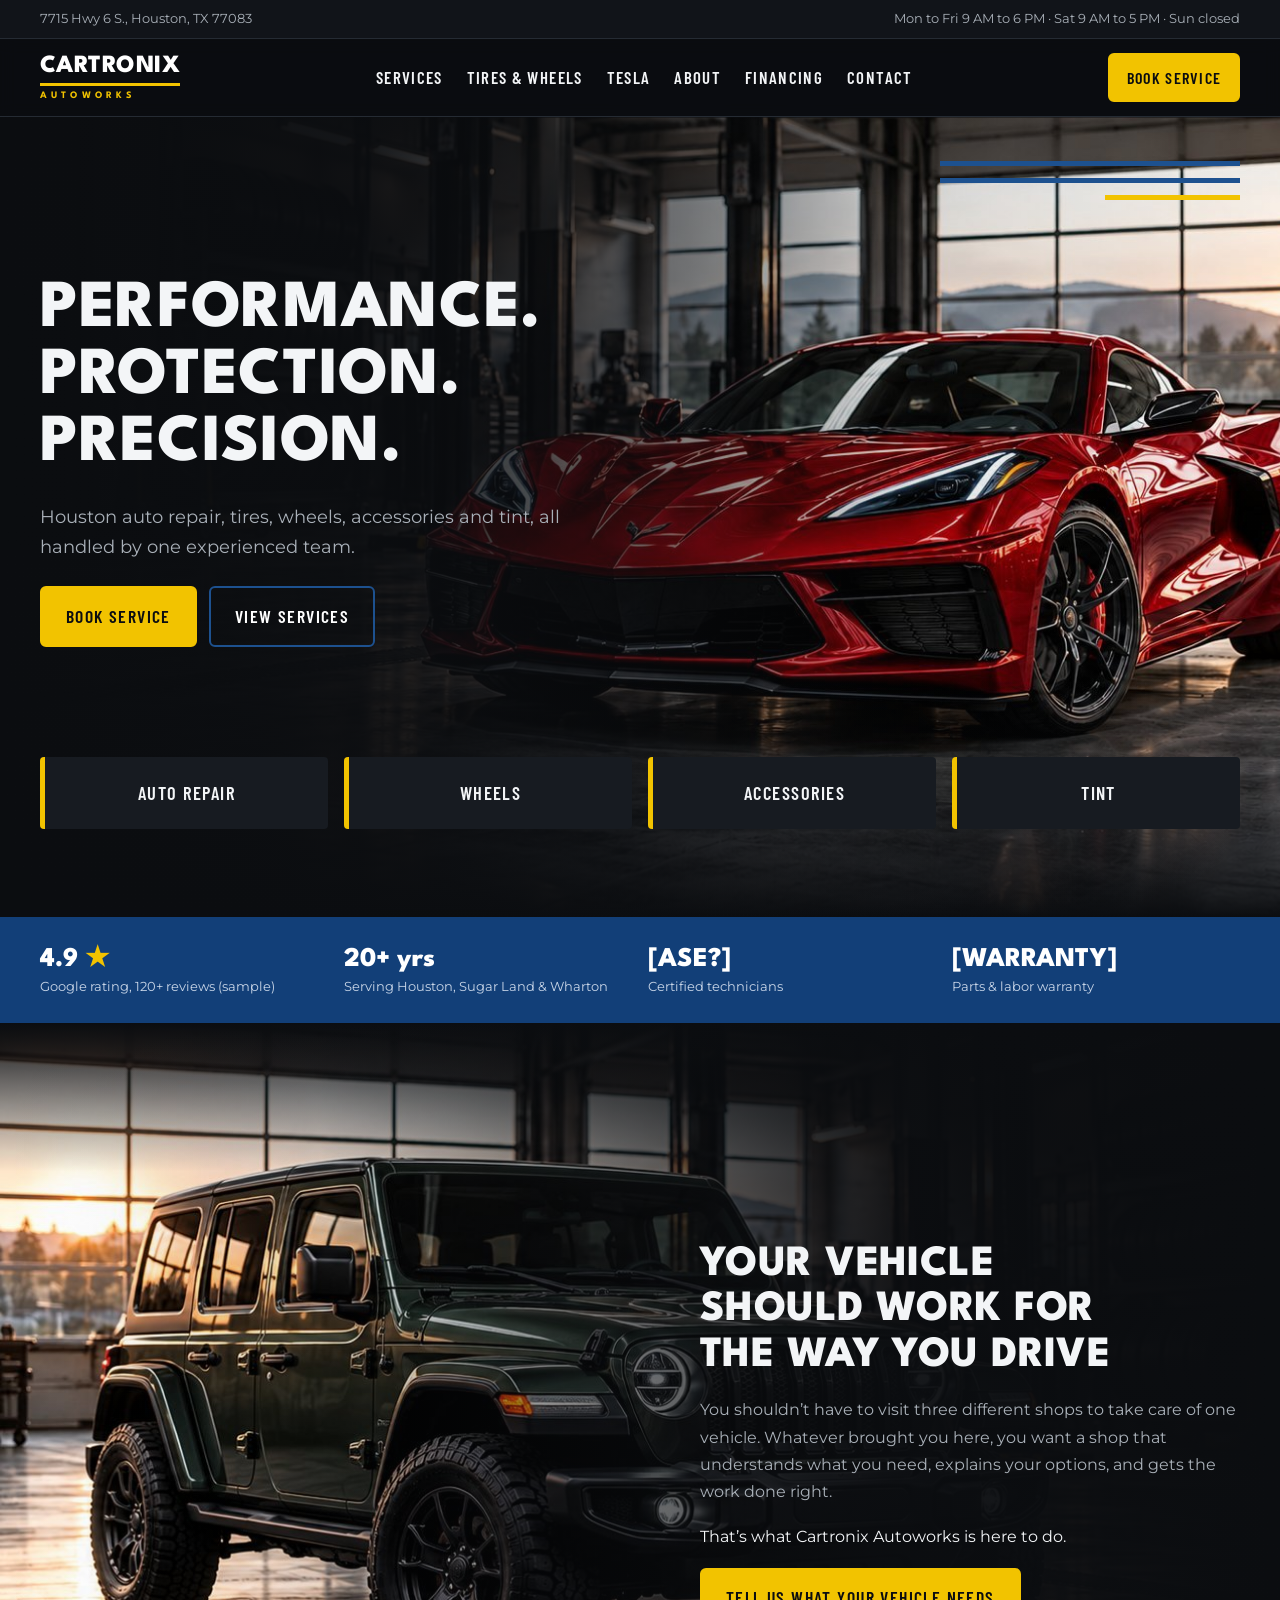
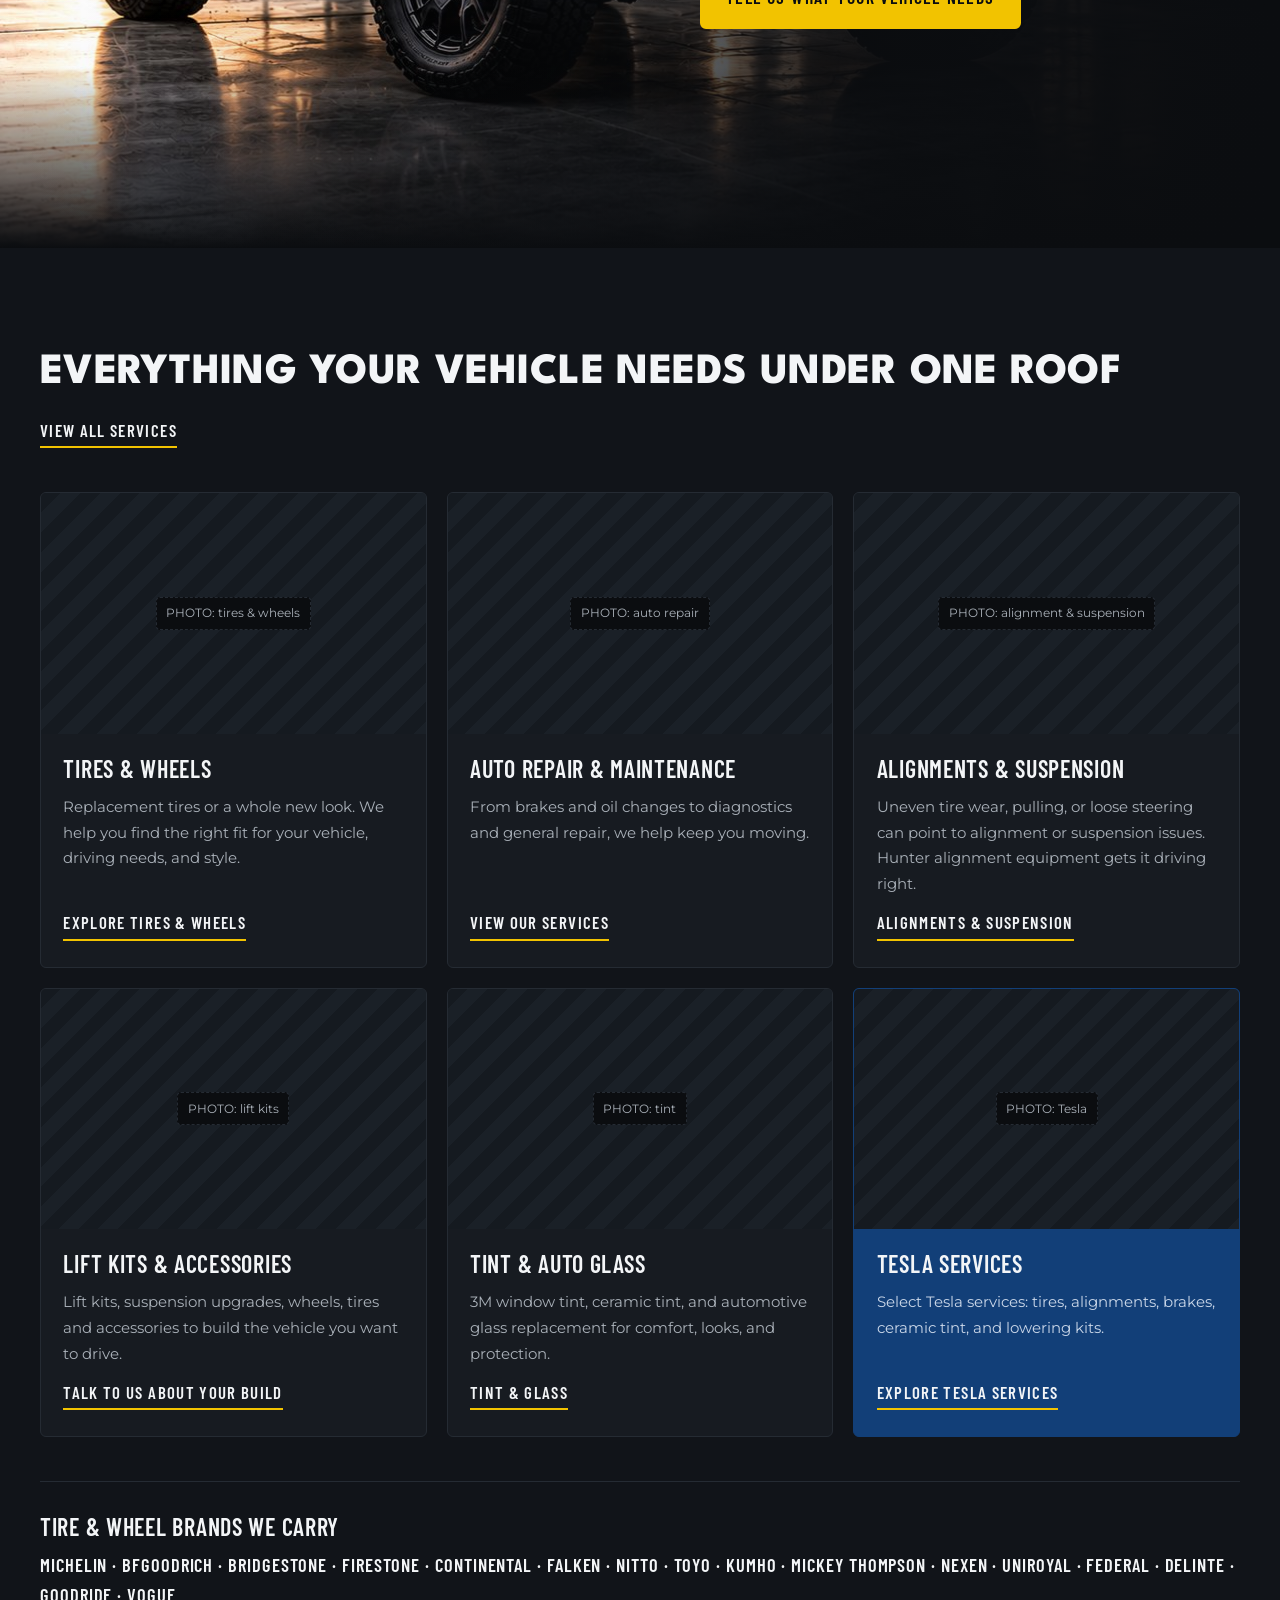
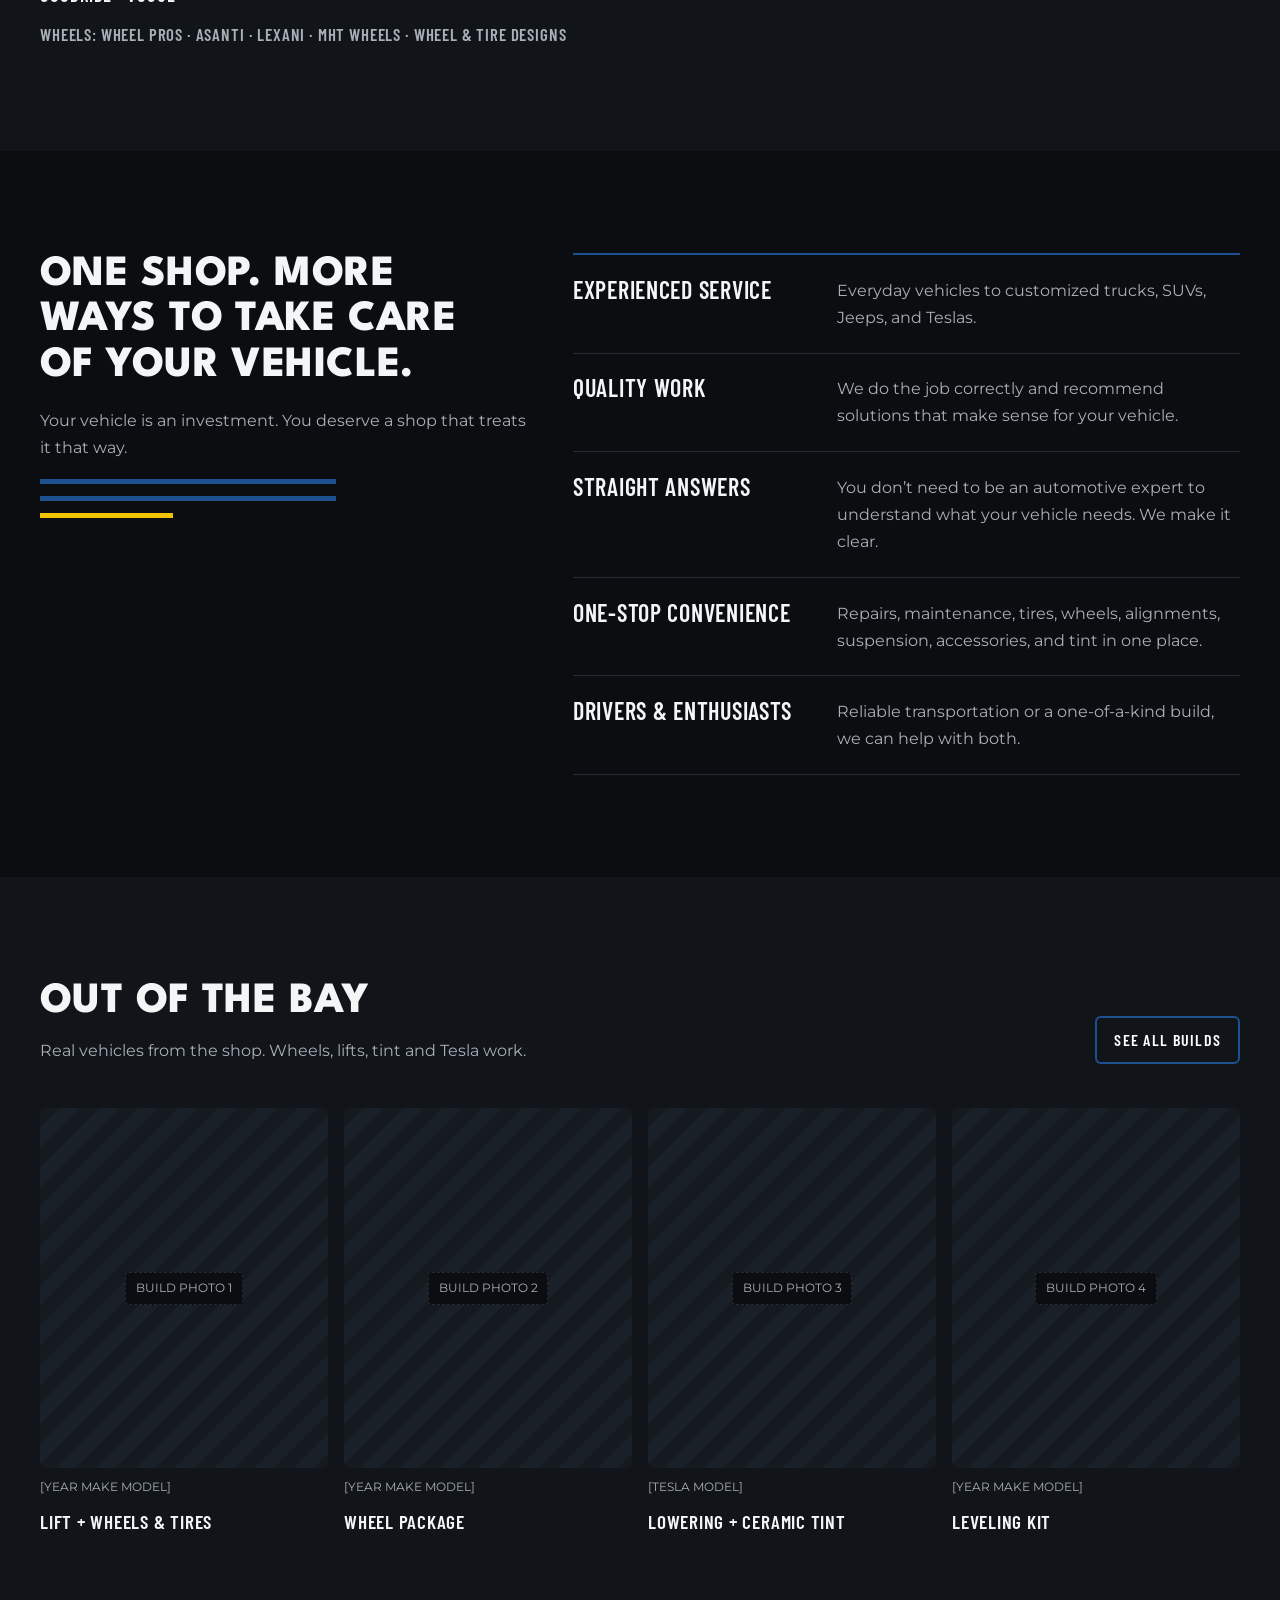
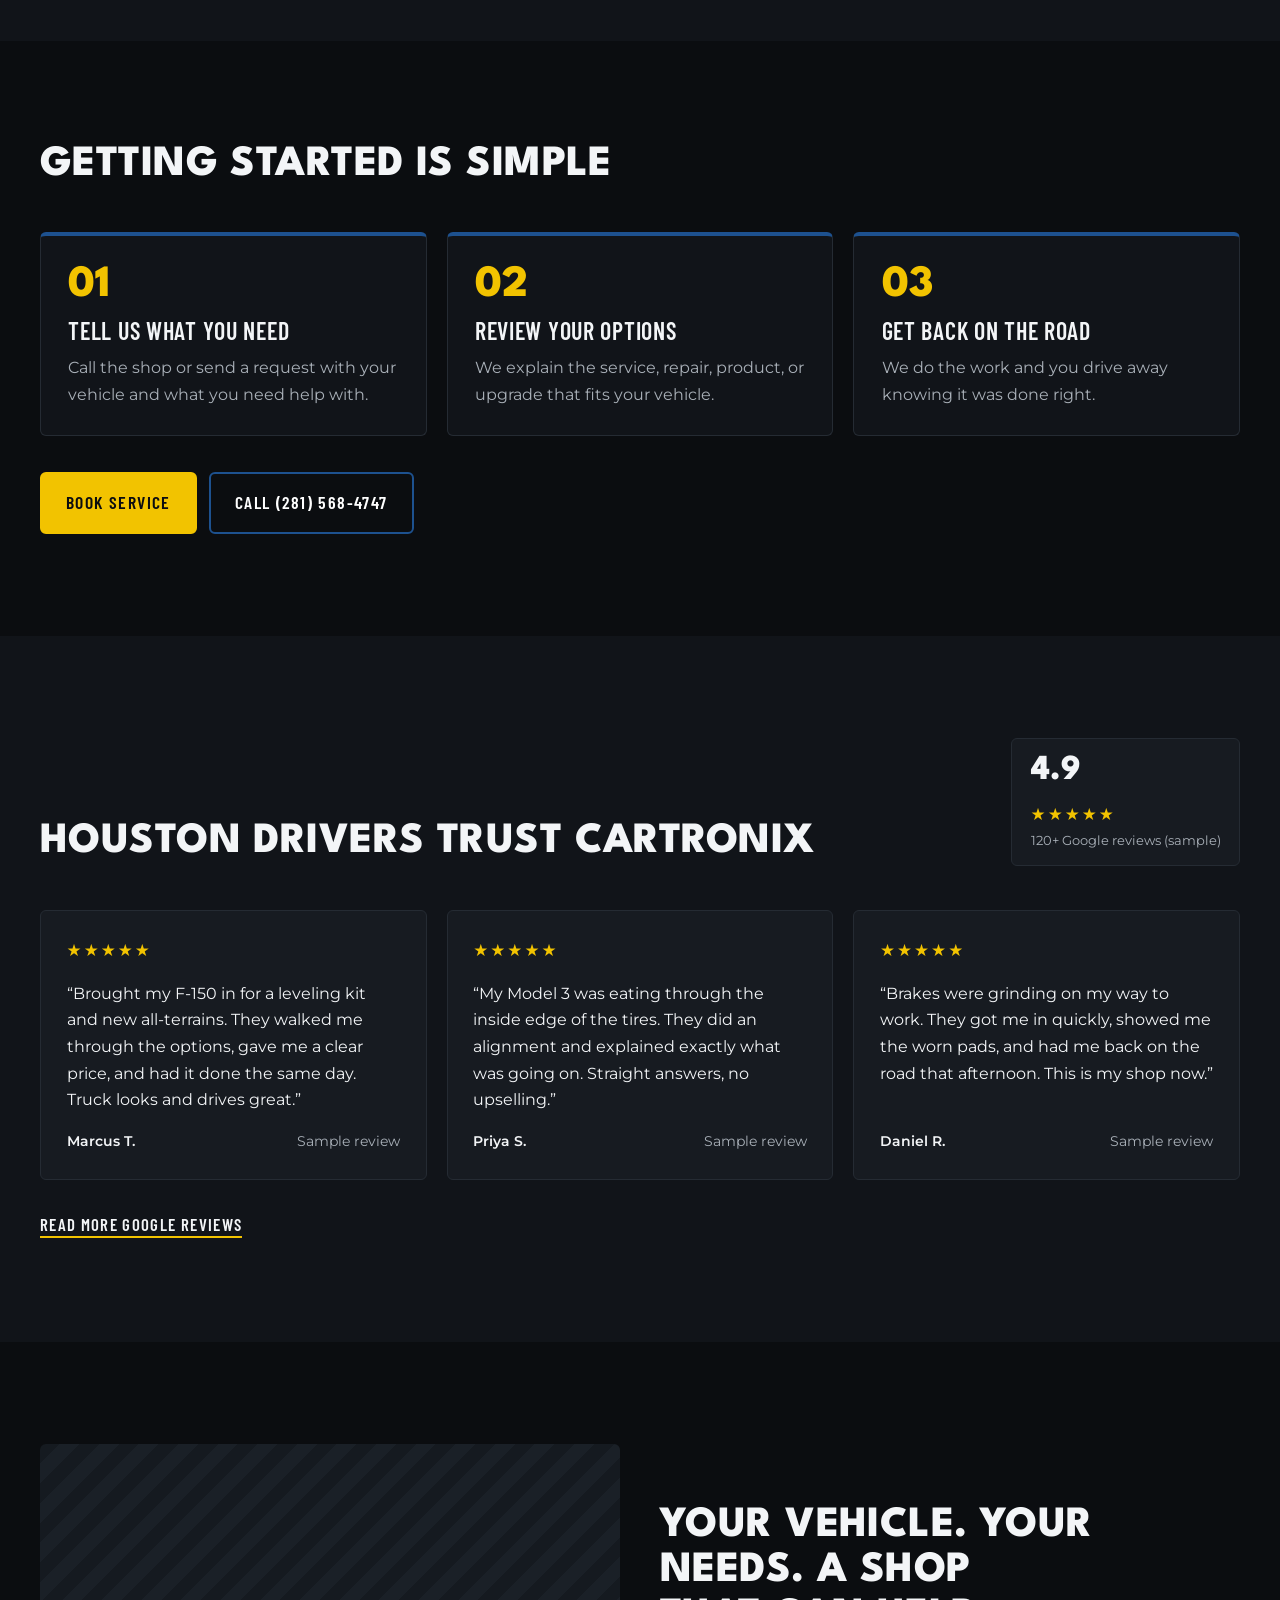
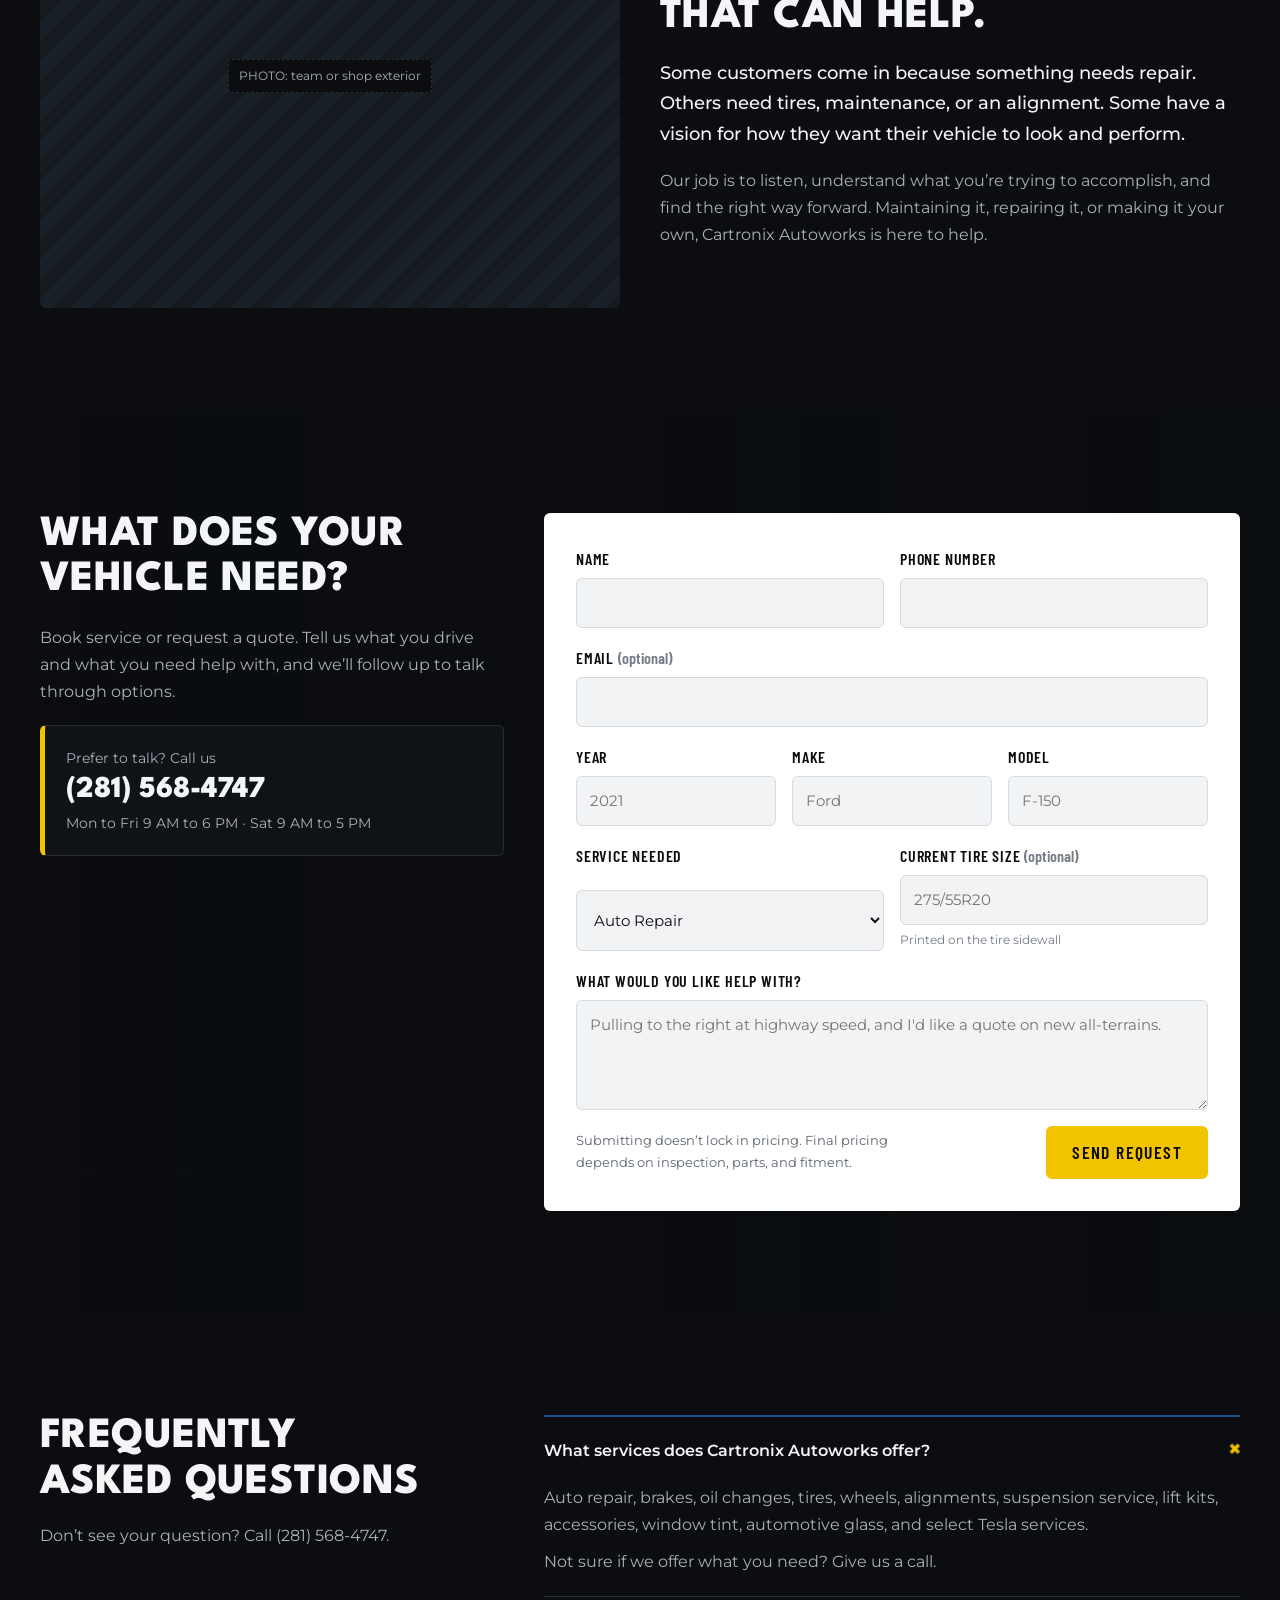
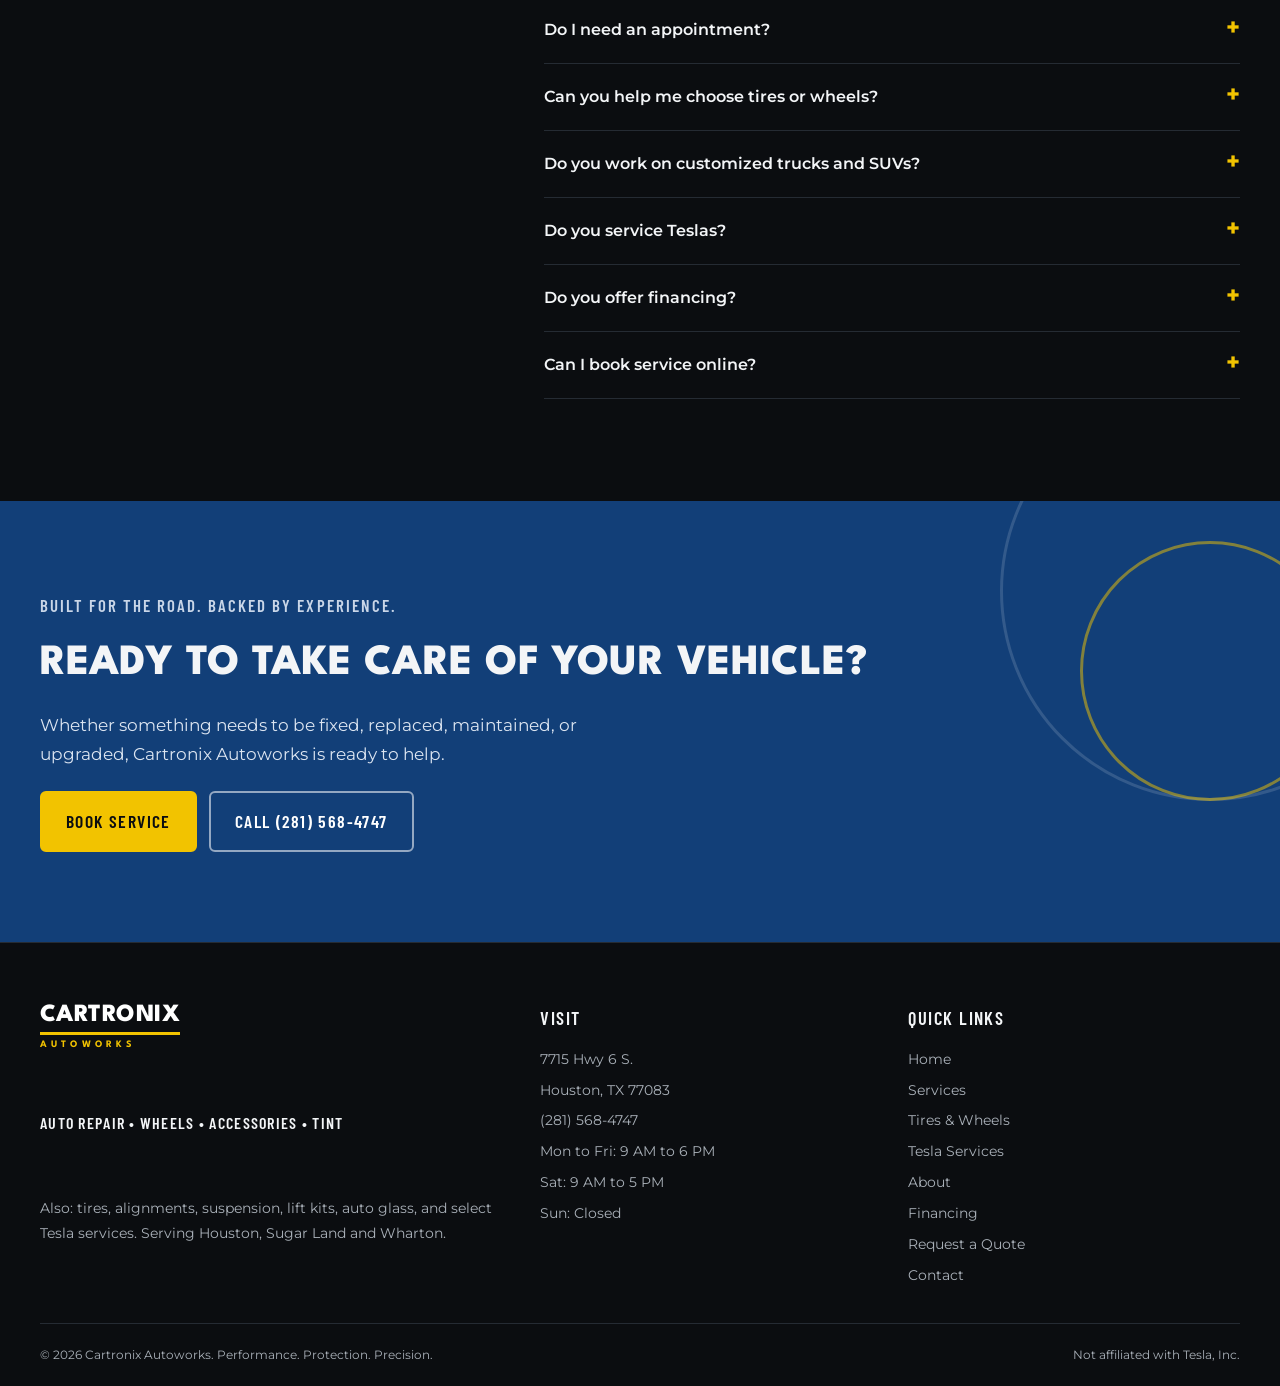
<file: index.html>
<!doctype html>
<html lang="en">
<head>
<meta charset="utf-8">
<meta name="viewport" content="width=device-width, initial-scale=1">
<title>Cartronix Autoworks | Auto Repair, Tires, Wheels &amp; Upgrades in Houston</title>
<meta name="description" content="Houston auto repair, tires, wheels, alignments, suspension, lift kits, tint, Tesla services and more. Call Cartronix Autoworks or request a quote today.">
<link rel="preconnect" href="https://fonts.googleapis.com">
<link rel="preconnect" href="https://fonts.gstatic.com" crossorigin>
<link rel="stylesheet" href="https://fonts.googleapis.com/css2?family=League+Spartan:wght@700;800&family=Barlow+Condensed:wght@600&family=Montserrat:wght@400;500;600&display=swap">
<link rel="stylesheet" href="styles.css">
</head>
<body>
<div class="section_topbar">
  <div class="padding-global"><div class="container-large topbar_inner">
    <span>7715 Hwy 6 S., Houston, TX 77083</span>
    <span>Mon to Fri 9 AM to 6 PM &middot; Sat 9 AM to 5 PM &middot; Sun closed</span>
  </div></div>
</div>
<header class="navbar">
  <div class="padding-global"><div class="container-large navbar_inner">
    <a href="index.html" class="logo" aria-label="Cartronix Autoworks home"><span class="logo_name">CARTRONIX</span><span class="logo_desc">AUTOWORKS</span></a>
    <ul class="navbar_menu" id="nav-menu"><li><a href="services.html">Services</a></li><li><a href="tires-wheels.html">Tires &amp; Wheels</a></li><li><a href="tesla.html">Tesla</a></li><li><a href="about.html">About</a></li><li><a href="financing.html">Financing</a></li><li><a href="contact.html">Contact</a></li></ul>
    <div class="navbar_ctas">
      <a href="contact.html" class="navbar_phone"><svg class="icon" viewBox="0 0 24 24" fill="none" stroke="currentColor" stroke-width="2" aria-hidden="true"><path d="M22 16.9v3a2 2 0 0 1-2.2 2 19.8 19.8 0 0 1-8.6-3.1 19.5 19.5 0 0 1-6-6A19.8 19.8 0 0 1 2.1 4.2 2 2 0 0 1 4.1 2h3a2 2 0 0 1 2 1.7c.1.9.4 1.8.7 2.7a2 2 0 0 1-.5 2.1L8 9.8a16 16 0 0 0 6 6l1.3-1.3a2 2 0 0 1 2.1-.4c.9.3 1.8.6 2.7.7a2 2 0 0 1 1.7 2z"/></svg>(281) 568-4747</a>
      <a href="quote.html" class="button is-small">Book Service</a>
      <button class="navbar_burger" type="button" aria-label="Open menu" aria-controls="nav-menu" aria-expanded="false"><i></i><i></i><i></i></button>
    </div>
  </div></div>
</header>
<main id="top">
<main id="top">

<!-- ============ HERO ============ -->
<section class="section_hero">
  <img class="hero_bg" src="images/corvette-hero.jpg" alt="Red sports car in the Cartronix service bay">
  <div class="hero_overlay" aria-hidden="true"></div>
  <div class="speedlines hero_lines" aria-hidden="true"><i></i><i></i><i></i></div>
  <div class="padding-global"><div class="container-large">
    <div class="hero_grid">
      <div class="hero_content">
        <h1 class="heading-style-h1">Performance.<br>Protection.<br>Precision.</h1>
        <p class="hero_lede">Houston auto repair, tires, wheels, accessories and tint, all handled by one experienced team.</p>
        <div class="button-group">
          <a href="#quote" class="button">Book Service</a>
          <a href="services.html" class="button is-secondary">View Services</a>
        </div>
      </div>
    </div>
    <nav class="hero_tiles" aria-label="Main services">
      <a href="services.html#auto-repair" class="hero_tile">Auto Repair</a>
      <a href="tires-wheels.html#wheels" class="hero_tile">Wheels</a>
      <a href="services.html#lift-kits" class="hero_tile">Accessories</a>
      <a href="services.html#tint" class="hero_tile">Tint</a>
    </nav>
  </div></div>
</section>

<!-- ============ TRUST BAND ============ -->
<section class="section_trust" aria-label="Why drivers choose Cartronix">
  <div class="padding-global"><div class="container-large trust_grid">
    <div class="trust_item"><span class="trust_value">4.9 <span class="star">&#9733;</span></span><span class="trust_label">Google rating, 120+ reviews (sample)</span></div>
    <div class="trust_item"><span class="trust_value">20+ yrs</span><span class="trust_label">Serving Houston, Sugar Land &amp; Wharton</span></div>
    <div class="trust_item"><span class="trust_value">[ASE?]</span><span class="trust_label">Certified technicians</span></div>
    <div class="trust_item"><span class="trust_value">[WARRANTY]</span><span class="trust_label">Parts &amp; labor warranty</span></div>
  </div></div>
</section>

<!-- ============ INTRO ============ -->
<section class="section_intro" id="about">
  <img class="intro_bg" src="images/jeep-garage.jpg" alt="Dark green Jeep Wrangler in the Cartronix service bay" loading="lazy">
  <div class="intro_overlay" aria-hidden="true"></div>
  <div class="padding-global padding-section"><div class="container-large intro_grid">
    <div class="intro_text">
      <h2 class="heading-style-h2">Your Vehicle Should Work for the Way You Drive</h2>
      <p class="text-muted max-w">You shouldn&rsquo;t have to visit three different shops to take care of one vehicle. Whatever brought you here, you want a shop that understands what you need, explains your options, and gets the work done right.</p>
      <p class="max-w">That&rsquo;s what Cartronix Autoworks is here to do.</p>
      <div><a href="#quote" class="button">Tell Us What Your Vehicle Needs</a></div>
    </div>
  </div></div>
</section>

<!-- ============ SERVICES ============ -->
<section class="section_services" id="services">
  <div class="padding-global padding-section"><div class="container-large">
    <div class="section_head">
      <div><h2 class="heading-style-h2">Everything Your Vehicle Needs Under One Roof</h2></div>
      <a href="services.html" class="text-link">View all services</a>
    </div>
    <div class="services_grid">
      <article class="service_card">
        <div class="ph"><span>PHOTO: tires &amp; wheels</span><img src="https://images.pexels.com/photos/3807167/pexels-photo-3807167.jpeg?auto=compress&amp;cs=tinysrgb&amp;w=1200" alt="Tires stacked in a tire shop" loading="lazy" onerror="this.remove()"></div>
        <div class="service_body">
          <h3 class="heading-style-h3">Tires &amp; Wheels</h3>
          <p>Replacement tires or a whole new look. We help you find the right fit for your vehicle, driving needs, and style.</p>
          <a href="tires-wheels.html" class="text-link">Explore tires &amp; wheels</a>
        </div>
      </article>
      <article class="service_card">
        <div class="ph"><span>PHOTO: auto repair</span><img src="https://images.pexels.com/photos/3855771/pexels-photo-3855771.jpeg?auto=compress&amp;cs=tinysrgb&amp;w=1200" alt="Mechanic working on a car" loading="lazy" onerror="this.remove()"></div>
        <div class="service_body">
          <h3 class="heading-style-h3">Auto Repair &amp; Maintenance</h3>
          <p>From brakes and oil changes to diagnostics and general repair, we help keep you moving.</p>
          <a href="services.html#auto-repair" class="text-link">View our services</a>
        </div>
      </article>
      <article class="service_card">
        <div class="ph"><span>PHOTO: alignment &amp; suspension</span><img src="https://images.pexels.com/photos/4022545/pexels-photo-4022545.jpeg?auto=compress&amp;cs=tinysrgb&amp;w=1200" alt="Disc brake and suspension in the service bay" loading="lazy" onerror="this.remove()"></div>
        <div class="service_body">
          <h3 class="heading-style-h3">Alignments &amp; Suspension</h3>
          <p>Uneven tire wear, pulling, or loose steering can point to alignment or suspension issues. Hunter alignment equipment gets it driving right.</p>
          <a href="services.html#alignments" class="text-link">Alignments &amp; suspension</a>
        </div>
      </article>
      <article class="service_card">
        <div class="ph"><span>PHOTO: lift kits</span><img src="https://images.pexels.com/photos/33395993/pexels-photo-33395993.jpeg?auto=compress&amp;cs=tinysrgb&amp;w=1200" alt="Off-road pickup truck kicking up dust" loading="lazy" onerror="this.remove()"></div>
        <div class="service_body">
          <h3 class="heading-style-h3">Lift Kits &amp; Accessories</h3>
          <p>Lift kits, suspension upgrades, wheels, tires and accessories to build the vehicle you want to drive.</p>
          <a href="services.html#lift-kits" class="text-link">Talk to us about your build</a>
        </div>
      </article>
      <article class="service_card">
        <div class="ph"><span>PHOTO: tint</span><img src="https://images.pexels.com/photos/17784756/pexels-photo-17784756.jpeg?auto=compress&amp;cs=tinysrgb&amp;w=1200" alt="Black sedan with tinted windows" loading="lazy" onerror="this.remove()"></div>
        <div class="service_body">
          <h3 class="heading-style-h3">Tint &amp; Auto Glass</h3>
          <p>3M window tint, ceramic tint, and automotive glass replacement for comfort, looks, and protection.</p>
          <a href="services.html#tint" class="text-link">Tint &amp; glass</a>
        </div>
      </article>
      <article class="service_card is-feature">
        <div class="ph"><span>PHOTO: Tesla</span><img src="https://images.pexels.com/photos/15089585/pexels-photo-15089585.jpeg?auto=compress&amp;cs=tinysrgb&amp;w=1200" alt="White Tesla Model Y" loading="lazy" onerror="this.remove()"></div>
        <div class="service_body">
          <h3 class="heading-style-h3">Tesla Services</h3>
          <p>Select Tesla services: tires, alignments, brakes, ceramic tint, and lowering kits.</p>
          <a href="tesla.html" class="text-link">Explore Tesla services</a>
        </div>
      </article>
    </div>
    <div class="brands">
      <h3 class="heading-style-h3">Tire &amp; wheel brands we carry</h3>
      <p>Michelin &middot; BFGoodrich &middot; Bridgestone &middot; Firestone &middot; Continental &middot; Falken &middot; Nitto &middot; Toyo &middot; Kumho &middot; Mickey Thompson &middot; Nexen &middot; Uniroyal &middot; Federal &middot; Delinte &middot; Goodride &middot; Vogue</p>
      <p class="brands_wheels">Wheels: Wheel Pros &middot; Asanti &middot; Lexani &middot; MHT Wheels &middot; Wheel &amp; Tire Designs</p>
    </div>
  </div></div>
</section>

<!-- ============ WHY CHOOSE US ============ -->
<section class="section_why">
  <div class="padding-global padding-section"><div class="container-large why_grid">
    <div class="why_head">
      <h2 class="heading-style-h2">One Shop. More Ways to Take Care of Your Vehicle.</h2>
      <p class="text-muted max-w">Your vehicle is an investment. You deserve a shop that treats it that way.</p>
      <div class="speedlines" aria-hidden="true" style="justify-items:start"><i></i><i></i><i></i></div>
    </div>
    <ul class="why_list">
      <li class="why_item"><h3 class="heading-style-h3">Experienced Service</h3><p>Everyday vehicles to customized trucks, SUVs, Jeeps, and Teslas.</p></li>
      <li class="why_item"><h3 class="heading-style-h3">Quality Work</h3><p>We do the job correctly and recommend solutions that make sense for your vehicle.</p></li>
      <li class="why_item"><h3 class="heading-style-h3">Straight Answers</h3><p>You don&rsquo;t need to be an automotive expert to understand what your vehicle needs. We make it clear.</p></li>
      <li class="why_item"><h3 class="heading-style-h3">One-Stop Convenience</h3><p>Repairs, maintenance, tires, wheels, alignments, suspension, accessories, and tint in one place.</p></li>
      <li class="why_item"><h3 class="heading-style-h3">Drivers &amp; Enthusiasts</h3><p>Reliable transportation or a one-of-a-kind build, we can help with both.</p></li>
    </ul>
  </div></div>
</section>

<!-- ============ BUILDS ============ -->
<section class="section_builds" id="builds">
  <div class="padding-global padding-section"><div class="container-large">
    <div class="section_head">
      <div>
        <h2 class="heading-style-h2">Out of the Bay</h2>
        <p class="text-muted max-w">Real vehicles from the shop. Wheels, lifts, tint and Tesla work.</p>
      </div>
      <a href="#builds" class="button is-secondary is-small">See all builds</a>
    </div>
    <div class="builds_grid">
      <div class="build_tile"><div class="ph"><span>BUILD PHOTO 1</span><img src="https://images.pexels.com/photos/3248777/pexels-photo-3248777.jpeg?auto=compress&amp;cs=tinysrgb&amp;w=1200" alt="Black Jeep Wrangler on a dirt road" loading="lazy" onerror="this.remove()"></div><span class="build_meta">[YEAR MAKE MODEL]</span><span class="build_title">Lift + wheels &amp; tires</span></div>
      <div class="build_tile"><div class="ph"><span>BUILD PHOTO 2</span><img src="https://images.pexels.com/photos/17110820/pexels-photo-17110820.jpeg?auto=compress&amp;cs=tinysrgb&amp;w=1200" alt="Black aftermarket wheel on a modern car" loading="lazy" onerror="this.remove()"></div><span class="build_meta">[YEAR MAKE MODEL]</span><span class="build_title">Wheel package</span></div>
      <div class="build_tile"><div class="ph"><span>BUILD PHOTO 3</span><img src="https://images.pexels.com/photos/9300916/pexels-photo-9300916.jpeg?auto=compress&amp;cs=tinysrgb&amp;w=1200" alt="White Tesla Model 3" loading="lazy" onerror="this.remove()"></div><span class="build_meta">[TESLA MODEL]</span><span class="build_title">Lowering + ceramic tint</span></div>
      <div class="build_tile"><div class="ph"><span>BUILD PHOTO 4</span><img src="https://images.pexels.com/photos/9648649/pexels-photo-9648649.jpeg?auto=compress&amp;cs=tinysrgb&amp;w=1200" alt="Gold wheel on a black car" loading="lazy" onerror="this.remove()"></div><span class="build_meta">[YEAR MAKE MODEL]</span><span class="build_title">Leveling kit</span></div>
    </div>
  </div></div>
</section>

<!-- ============ PROCESS ============ -->
<section class="section_process">
  <div class="padding-global padding-section"><div class="container-large">
    <div class="section_head"><div><h2 class="heading-style-h2">Getting Started Is Simple</h2></div></div>
    <div class="process_grid">
      <div class="process_step"><span class="process_num">01</span><h3 class="heading-style-h3">Tell Us What You Need</h3><p>Call the shop or send a request with your vehicle and what you need help with.</p></div>
      <div class="process_step"><span class="process_num">02</span><h3 class="heading-style-h3">Review Your Options</h3><p>We explain the service, repair, product, or upgrade that fits your vehicle.</p></div>
      <div class="process_step"><span class="process_num">03</span><h3 class="heading-style-h3">Get Back on the Road</h3><p>We do the work and you drive away knowing it was done right.</p></div>
    </div>
    <div class="button-group process_cta">
      <a href="quote.html" class="button">Book Service</a>
      <a href="contact.html" class="button is-secondary">Call (281) 568-4747</a>
    </div>
  </div></div>
</section>

<!-- ============ REVIEWS ============ -->
<section class="section_reviews">
  <div class="padding-global padding-section"><div class="container-large">
    <div class="section_head">
      <div><h2 class="heading-style-h2">Houston Drivers Trust Cartronix</h2></div>
      <div class="rating_badge">
        <span class="rating_score">4.9</span>
        <div><div class="stars">&#9733;&#9733;&#9733;&#9733;&#9733;</div><div class="text-muted" style="font-size:.82rem">120+ Google reviews (sample)</div></div>
      </div>
    </div>
    <div class="reviews_grid">
      <figure class="review_card"><div class="stars">&#9733;&#9733;&#9733;&#9733;&#9733;</div><blockquote class="review_text">&ldquo;Brought my F-150 in for a leveling kit and new all-terrains. They walked me through the options, gave me a clear price, and had it done the same day. Truck looks and drives great.&rdquo;</blockquote><figcaption class="review_author"><span>Marcus T.</span><span>Sample review</span></figcaption></figure>
      <figure class="review_card"><div class="stars">&#9733;&#9733;&#9733;&#9733;&#9733;</div><blockquote class="review_text">&ldquo;My Model 3 was eating through the inside edge of the tires. They did an alignment and explained exactly what was going on. Straight answers, no upselling.&rdquo;</blockquote><figcaption class="review_author"><span>Priya S.</span><span>Sample review</span></figcaption></figure>
      <figure class="review_card"><div class="stars">&#9733;&#9733;&#9733;&#9733;&#9733;</div><blockquote class="review_text">&ldquo;Brakes were grinding on my way to work. They got me in quickly, showed me the worn pads, and had me back on the road that afternoon. This is my shop now.&rdquo;</blockquote><figcaption class="review_author"><span>Daniel R.</span><span>Sample review</span></figcaption></figure>
    </div>
    <div style="margin-top:1.9rem"><a href="#top" class="text-link">Read more Google reviews</a></div>
  </div></div>
</section>

<!-- ============ BRAND ============ -->
<section class="section_brand">
  <div class="padding-global padding-section"><div class="container-large brand_grid">
    <div class="ph"><span>PHOTO: team or shop exterior</span><img src="https://images.pexels.com/photos/3894030/pexels-photo-3894030.jpeg?auto=compress&amp;cs=tinysrgb&amp;w=1200" alt="Vehicle on a lift in the shop" loading="lazy" onerror="this.remove()"></div>
    <div class="brand_text">
      <h2 class="heading-style-h2">Your Vehicle. Your Needs. A Shop That Can Help.</h2>
      <p class="brand_lead">Some customers come in because something needs repair. Others need tires, maintenance, or an alignment. Some have a vision for how they want their vehicle to look and perform.</p>
      <p>Our job is to listen, understand what you&rsquo;re trying to accomplish, and find the right way forward. Maintaining it, repairing it, or making it your own, Cartronix Autoworks is here to help.</p>
    </div>
  </div></div>
</section>

<!-- ============ QUOTE FORM ============ -->
<section class="section_quote" id="quote">
  <img class="quote_bg" src="https://images.pexels.com/photos/4489715/pexels-photo-4489715.jpeg?auto=compress&amp;cs=tinysrgb&amp;w=2000" alt="" loading="lazy" onerror="this.remove()">
  <div class="quote_overlay" aria-hidden="true"></div>
  <div class="padding-global padding-section"><div class="container-large quote_grid">
    <div class="quote_info">
      <h2 class="heading-style-h2">What Does Your Vehicle Need?</h2>
      <p>Book service or request a quote. Tell us what you drive and what you need help with, and we&rsquo;ll follow up to talk through options.</p>
      <div class="quote_phone">
        <span class="quote_hours">Prefer to talk? Call us</span>
        <strong>(281) 568-4747</strong>
        <span class="quote_hours">Mon to Fri 9 AM to 6 PM &middot; Sat 9 AM to 5 PM</span>
      </div>
    </div>
    <form class="quote_form" id="quote-form" data-mock novalidate>
      <div class="field is-half"><label for="q-name">Name</label><input id="q-name" name="name" autocomplete="name" required></div>
      <div class="field is-half"><label for="q-phone">Phone number</label><input id="q-phone" name="phone" type="tel" autocomplete="tel" required></div>
      <div class="field"><label for="q-email">Email <em>(optional)</em></label><input id="q-email" name="email" type="email" autocomplete="email"></div>
      <div class="field is-third"><label for="q-year">Year</label><input id="q-year" name="year" inputmode="numeric" placeholder="2021"></div>
      <div class="field is-third"><label for="q-make">Make</label><input id="q-make" name="make" placeholder="Ford"></div>
      <div class="field is-third"><label for="q-model">Model</label><input id="q-model" name="model" placeholder="F-150"></div>
      <div class="field is-half"><label for="q-service">Service needed</label>
        <select id="q-service" name="service">
          <option>Auto Repair</option><option>Brakes</option><option>Oil Change / Maintenance</option><option>Tires</option><option>Wheels</option><option>Alignment</option><option>Suspension</option><option>Lift Kit / Accessories</option><option>Window Tint</option><option>Auto Glass</option><option>Tesla Service</option><option>Other</option>
        </select>
      </div>
      <div class="field is-half"><label for="q-tire">Current tire size <em>(optional)</em></label><input id="q-tire" name="tire" placeholder="275/55R20"><span class="field_hint">Printed on the tire sidewall</span></div>
      <div class="field"><label for="q-msg">What would you like help with?</label><textarea id="q-msg" name="message" placeholder="Pulling to the right at highway speed, and I'd like a quote on new all-terrains."></textarea></div>
      <div class="form_footer">
        <p class="form_note">Submitting doesn&rsquo;t lock in pricing. Final pricing depends on inspection, parts, and fitment.</p>
        <button type="submit" class="button">Send Request</button>
      </div>
      <p class="form_success" id="form-success" hidden>Mockup only. In Webflow this shows the form&rsquo;s success state and sends the request to the shop&rsquo;s inbox.</p>
    </form>
  </div></div>
</section>

<!-- ============ FAQ ============ -->
<section class="section_faq">
  <div class="padding-global padding-section"><div class="container-large faq_grid">
    <div class="faq_head">
      <h2 class="heading-style-h2">Frequently Asked Questions</h2>
      <p class="text-muted">Don&rsquo;t see your question? Call (281) 568-4747.</p>
    </div>
    <div class="faq_list">
      <details class="faq_item" open><summary>What services does Cartronix Autoworks offer?</summary><div class="faq_answer"><p>Auto repair, brakes, oil changes, tires, wheels, alignments, suspension service, lift kits, accessories, window tint, automotive glass, and select Tesla services.</p><p>Not sure if we offer what you need? Give us a call.</p></div></details>
      <details class="faq_item"><summary>Do I need an appointment?</summary><div class="faq_answer"><p>Availability depends on the service. Call ahead and we&rsquo;ll help you find the best time to bring your vehicle in.</p></div></details>
      <details class="faq_item"><summary>Can you help me choose tires or wheels?</summary><div class="faq_answer"><p>Yes. Tell us what you drive and what you want from your tires or wheels, and we&rsquo;ll walk you through the options.</p></div></details>
      <details class="faq_item"><summary>Do you work on customized trucks and SUVs?</summary><div class="faq_answer"><p>Yes. We offer wheels, tires, suspension services, lift kits, accessories, and other upgrades.</p></div></details>
      <details class="faq_item"><summary>Do you service Teslas?</summary><div class="faq_answer"><p>We provide select Tesla services including tires, alignments, brake service, ceramic tint, and lowering kits.</p></div></details>
      <details class="faq_item"><summary>Do you offer financing?</summary><div class="faq_answer"><p>Yes. Financing options include Synchrony Car Care, Snap Finance, Kornerstone Credit, and lease-to-own through Progressive Leasing. Ask us which one fits your purchase.</p></div></details>
      <details class="faq_item"><summary>Can I book service online?</summary><div class="faq_answer"><p>Yes. Send the request form with your vehicle information and the service you need, and we&rsquo;ll follow up to confirm.</p></div></details>
    </div>
  </div></div>
</section>

<!-- ============ FINAL CTA ============ -->
<section class="section_cta">
  <div class="circle-crop" aria-hidden="true"></div>
  <div class="circle-crop is-2" aria-hidden="true"></div>
  <div class="padding-global"><div class="container-large cta_inner">
    <span class="cta_tagline">Built for the road. Backed by experience.</span>
    <h2 class="heading-style-h2">Ready to Take Care of Your Vehicle?</h2>
    <p>Whether something needs to be fixed, replaced, maintained, or upgraded, Cartronix Autoworks is ready to help.</p>
    <div class="button-group">
      <a href="quote.html" class="button">Book Service</a>
      <a href="contact.html" class="button is-secondary">Call (281) 568-4747</a>
    </div>
  </div></div>
</section>

</main>
</main>
<footer class="footer">
  <div class="padding-global"><div class="container-large">
    <div class="footer_grid">
      <div class="footer_brand">
        <a href="index.html" class="logo" aria-label="Cartronix Autoworks home"><span class="logo_name">CARTRONIX</span><span class="logo_desc">AUTOWORKS</span></a>
        <p class="footer_services">Auto Repair &bull; Wheels &bull; Accessories &bull; Tint</p>
        <p>Also: tires, alignments, suspension, lift kits, auto glass, and select Tesla services. Serving Houston, Sugar Land and Wharton.</p>
      </div>
      <div>
        <h3>Visit</h3>
        <ul><li>7715 Hwy 6 S.</li><li>Houston, TX 77083</li><li>(281) 568-4747</li><li>Mon to Fri: 9 AM to 6 PM</li><li>Sat: 9 AM to 5 PM</li><li>Sun: Closed</li></ul>
      </div>
      <div>
        <h3>Quick links</h3>
        <ul><li><a href="index.html">Home</a></li><li><a href="services.html">Services</a></li><li><a href="tires-wheels.html">Tires &amp; Wheels</a></li><li><a href="tesla.html">Tesla Services</a></li><li><a href="about.html">About</a></li><li><a href="financing.html">Financing</a></li><li><a href="quote.html">Request a Quote</a></li><li><a href="contact.html">Contact</a></li></ul>
      </div>
    </div>
    <div class="footer_bottom">
      <span>&copy; 2026 Cartronix Autoworks. Performance. Protection. Precision.</span>
      <span>Not affiliated with Tesla, Inc.</span>
    </div>
  </div></div>
</footer>
<nav class="mobile_bar" aria-label="Quick actions">
  <a href="contact.html" class="button is-secondary">Call</a>
  <a href="quote.html" class="button">Book Service</a>
</nav>
<script>
(function(){
  var b=document.querySelector('.navbar_burger'),m=document.getElementById('nav-menu');
  if(b&&m)b.addEventListener('click',function(){var o=m.classList.toggle('is-open');b.setAttribute('aria-expanded',o);});
  document.querySelectorAll('form[data-mock]').forEach(function(f){f.addEventListener('submit',function(e){e.preventDefault();var s=f.querySelector('.form_success');if(s)s.hidden=false;});});
})();
</script>
</body>
</html>
</file>
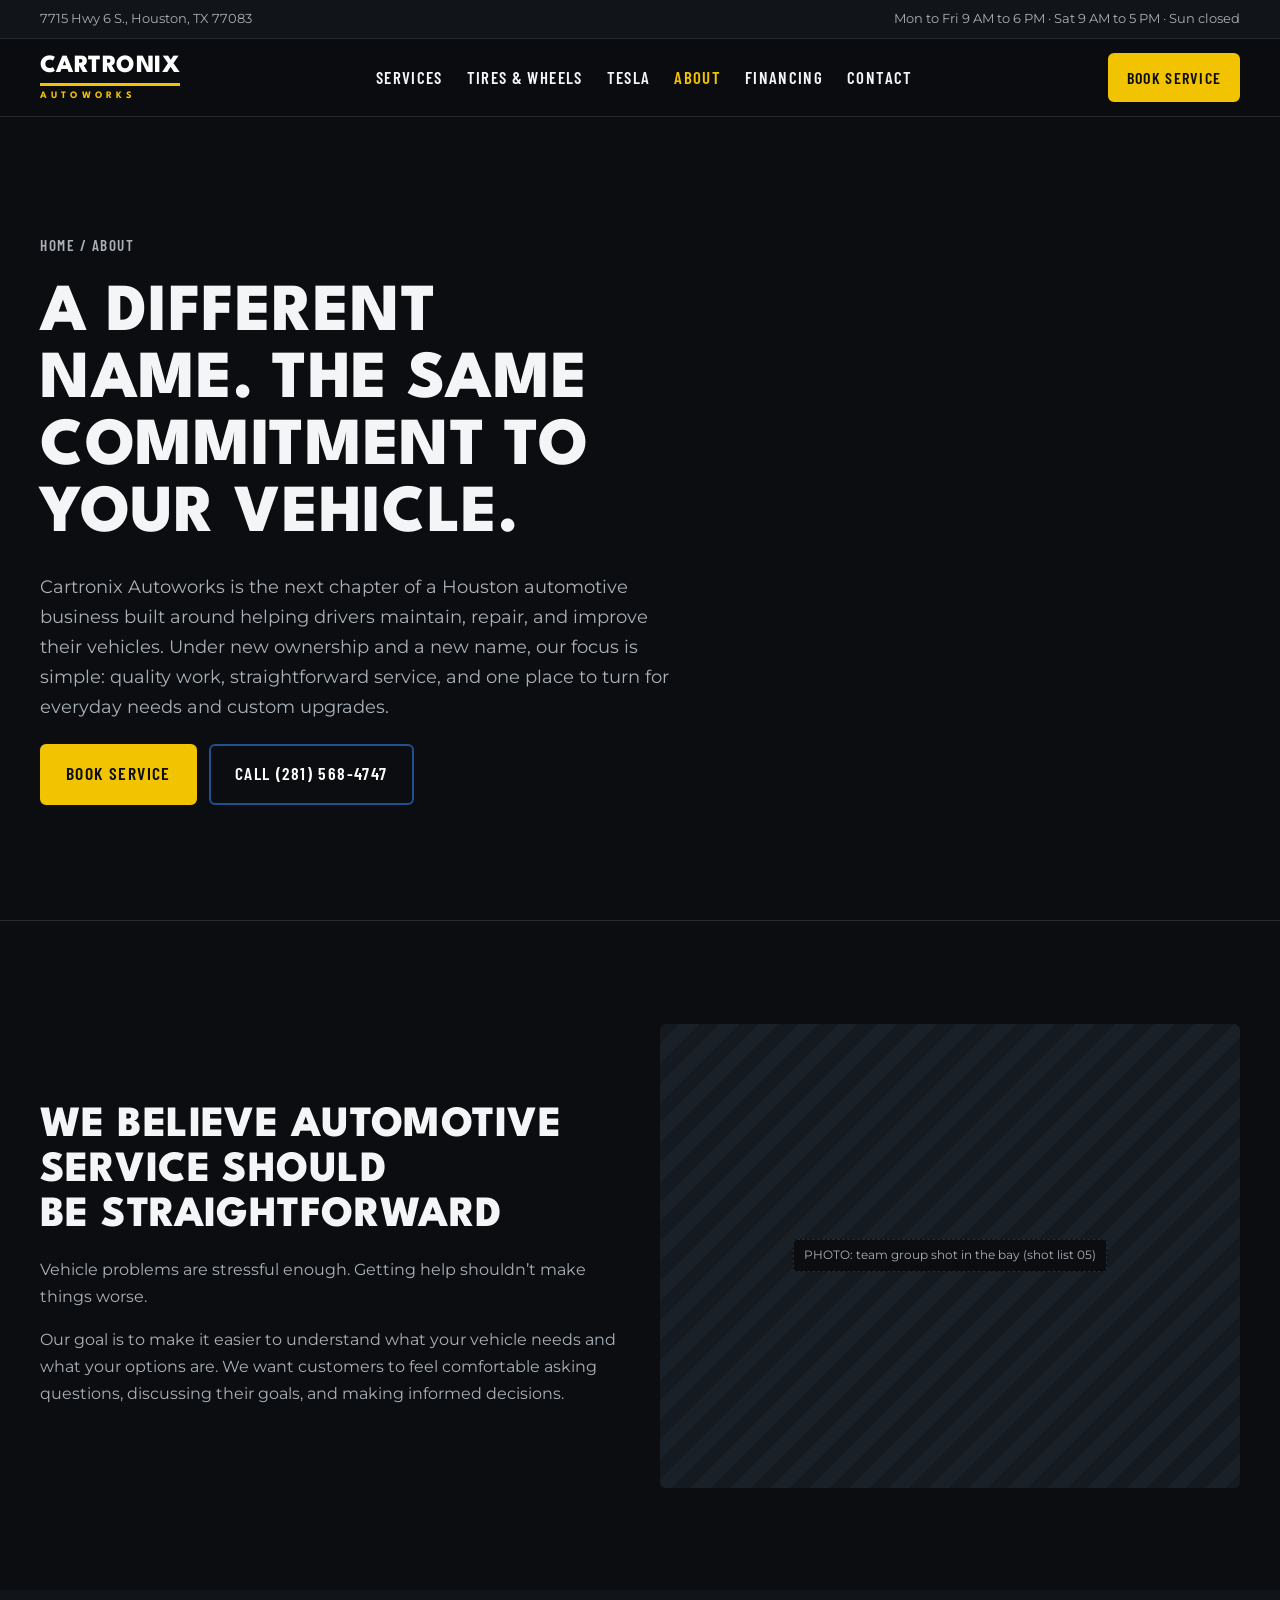
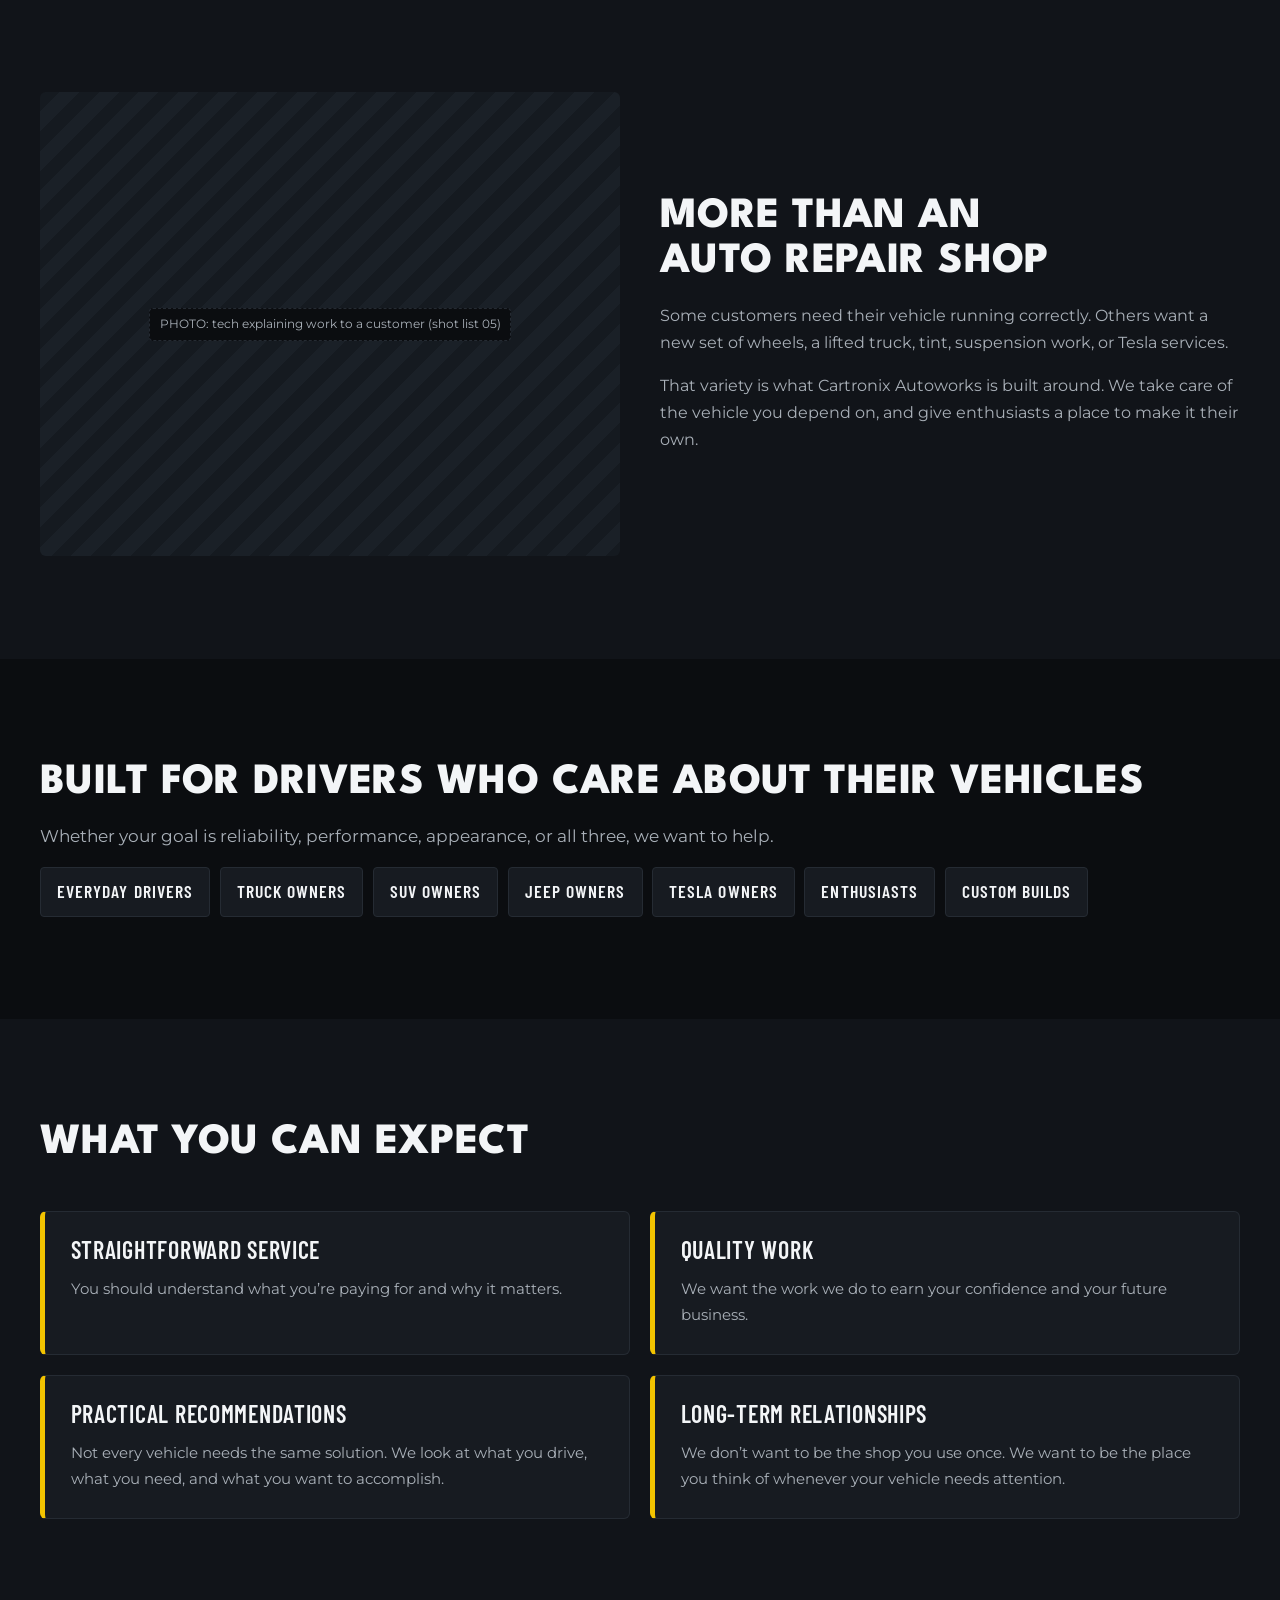
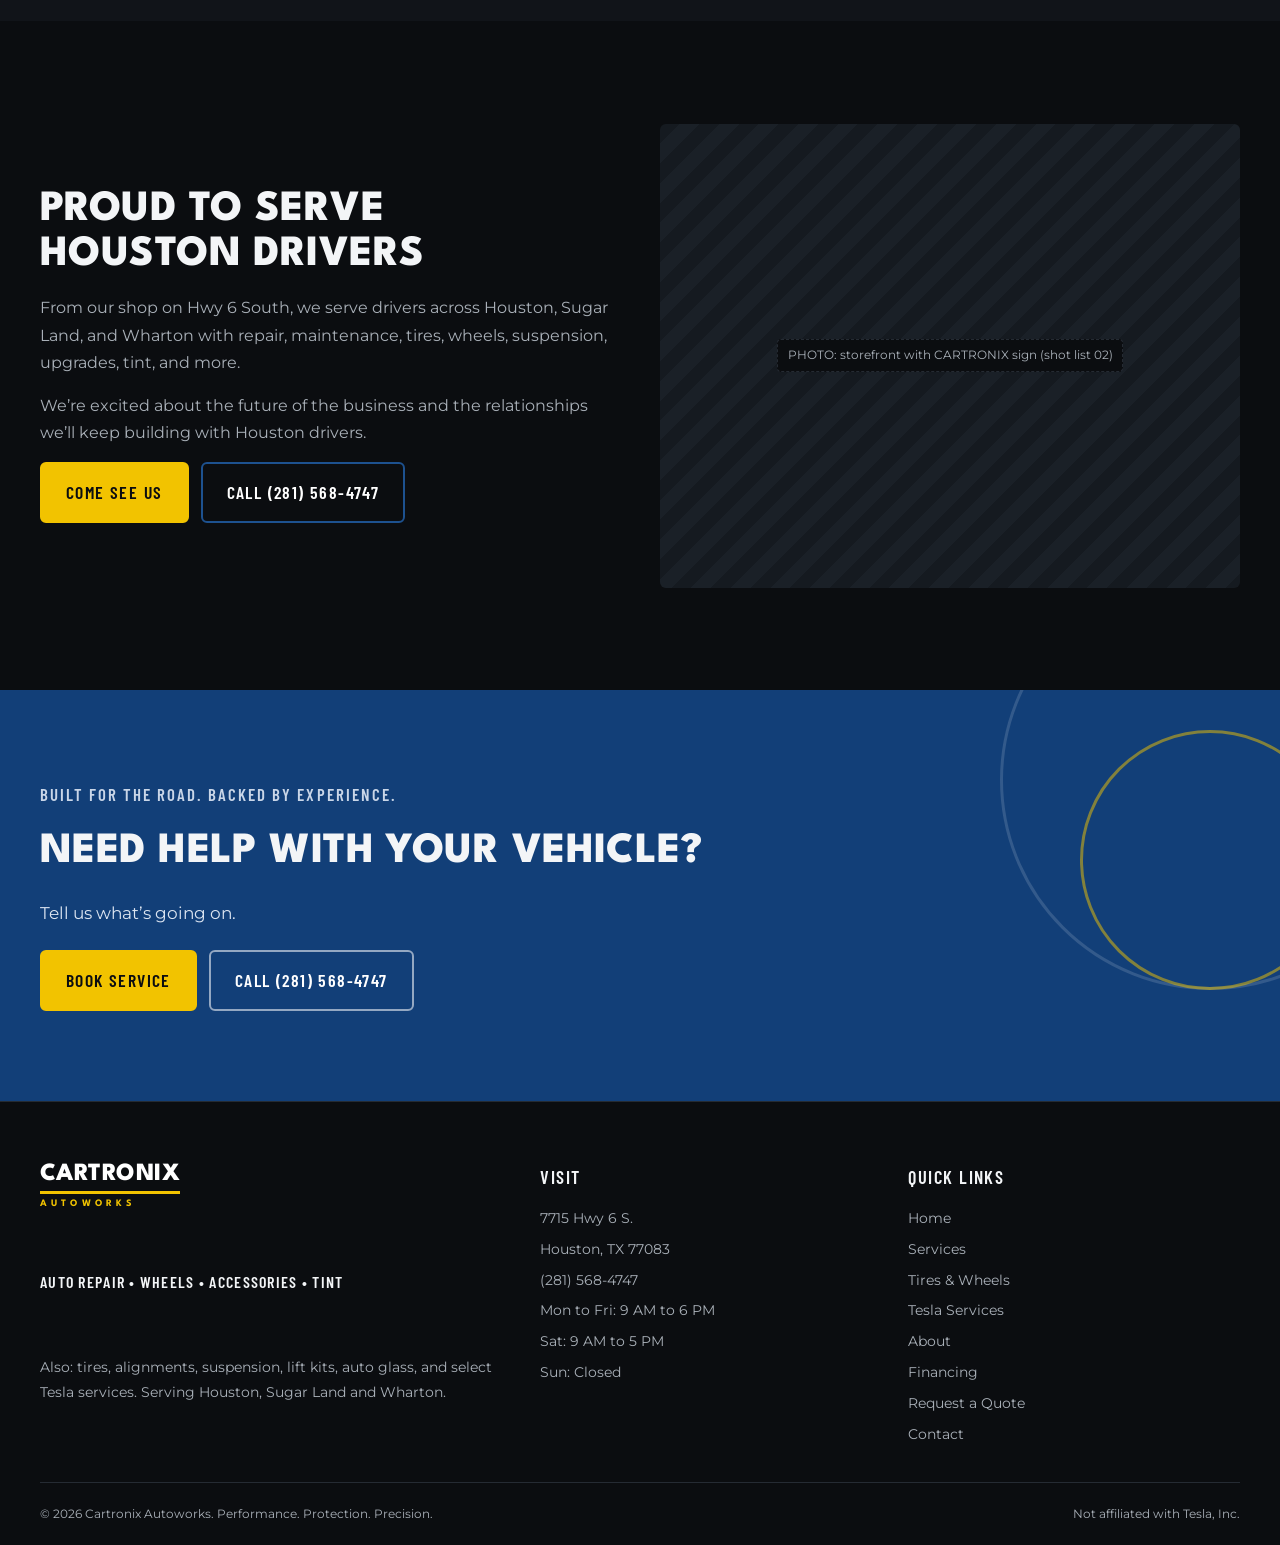
<file: about.html>
<!doctype html>
<html lang="en">
<head>
<meta charset="utf-8">
<meta name="viewport" content="width=device-width, initial-scale=1">
<title>About Cartronix Autoworks | Houston Automotive Shop</title>
<meta name="description" content="Learn about Cartronix Autoworks, a Houston automotive shop helping drivers with repairs, maintenance, tires, wheels, suspension, upgrades, tint and more.">
<link rel="preconnect" href="https://fonts.googleapis.com">
<link rel="preconnect" href="https://fonts.gstatic.com" crossorigin>
<link rel="stylesheet" href="https://fonts.googleapis.com/css2?family=League+Spartan:wght@700;800&family=Barlow+Condensed:wght@600&family=Montserrat:wght@400;500;600&display=swap">
<link rel="stylesheet" href="styles.css">
</head>
<body>
<div class="section_topbar">
  <div class="padding-global"><div class="container-large topbar_inner">
    <span>7715 Hwy 6 S., Houston, TX 77083</span>
    <span>Mon to Fri 9 AM to 6 PM &middot; Sat 9 AM to 5 PM &middot; Sun closed</span>
  </div></div>
</div>
<header class="navbar">
  <div class="padding-global"><div class="container-large navbar_inner">
    <a href="index.html" class="logo" aria-label="Cartronix Autoworks home"><span class="logo_name">CARTRONIX</span><span class="logo_desc">AUTOWORKS</span></a>
    <ul class="navbar_menu" id="nav-menu"><li><a href="services.html">Services</a></li><li><a href="tires-wheels.html">Tires &amp; Wheels</a></li><li><a href="tesla.html">Tesla</a></li><li><a href="about.html" aria-current="page">About</a></li><li><a href="financing.html">Financing</a></li><li><a href="contact.html">Contact</a></li></ul>
    <div class="navbar_ctas">
      <a href="contact.html" class="navbar_phone"><svg class="icon" viewBox="0 0 24 24" fill="none" stroke="currentColor" stroke-width="2" aria-hidden="true"><path d="M22 16.9v3a2 2 0 0 1-2.2 2 19.8 19.8 0 0 1-8.6-3.1 19.5 19.5 0 0 1-6-6A19.8 19.8 0 0 1 2.1 4.2 2 2 0 0 1 4.1 2h3a2 2 0 0 1 2 1.7c.1.9.4 1.8.7 2.7a2 2 0 0 1-.5 2.1L8 9.8a16 16 0 0 0 6 6l1.3-1.3a2 2 0 0 1 2.1-.4c.9.3 1.8.6 2.7.7a2 2 0 0 1 1.7 2z"/></svg>(281) 568-4747</a>
      <a href="quote.html" class="button is-small">Book Service</a>
      <button class="navbar_burger" type="button" aria-label="Open menu" aria-controls="nav-menu" aria-expanded="false"><i></i><i></i><i></i></button>
    </div>
  </div></div>
</header>
<main id="top">
<section class="page_hero has-image is-left">
  <img class="page_hero_bg" src="https://images.pexels.com/photos/37163499/pexels-photo-37163499.jpeg?auto=compress&amp;cs=tinysrgb&amp;w=2000" alt="Sports car on a lift in the service bay" onerror="this.remove()">
  <div class="page_hero_overlay" aria-hidden="true"></div>
  <div class="padding-global"><div class="container-large">
    <div class="page_hero_inner">
      <span class="breadcrumb"><a href="index.html">Home</a> / About</span>
      <h1 class="heading-style-h1">A Different Name. The Same Commitment to Your Vehicle.</h1>
      <p>Cartronix Autoworks is the next chapter of a Houston automotive business built around helping drivers maintain, repair, and improve their vehicles. Under new ownership and a new name, our focus is simple: quality work, straightforward service, and one place to turn for everyday needs and custom upgrades.</p>
      <div class="button-group"><a href="quote.html" class="button">Book Service</a><a href="contact.html" class="button is-secondary">Call (281) 568-4747</a></div>
    </div>
  </div></div>
</section><section class="section_plain">
  <div class="padding-global padding-section"><div class="container-large">
<div class="split"><div class="split_text"><h2 class="heading-style-h2">We Believe Automotive Service Should Be Straightforward</h2><p>Vehicle problems are stressful enough. Getting help shouldn&rsquo;t make things worse.</p><p>Our goal is to make it easier to understand what your vehicle needs and what your options are. We want customers to feel comfortable asking questions, discussing their goals, and making informed decisions.</p></div><div class="ph"><span>PHOTO: team group shot in the bay (shot list 05)</span><img src="https://images.pexels.com/photos/3862129/pexels-photo-3862129.jpeg?auto=compress&amp;cs=tinysrgb&amp;w=1200" alt="Technicians working together in the shop" loading="lazy" onerror="this.remove()"></div></div>
  </div></div>
</section><section class="section_alt">
  <div class="padding-global padding-section"><div class="container-large">
<div class="split"><div class="ph"><span>PHOTO: tech explaining work to a customer (shot list 05)</span><img src="https://images.pexels.com/photos/4489707/pexels-photo-4489707.jpeg?auto=compress&amp;cs=tinysrgb&amp;w=1200" alt="Technician beside a customer car" loading="lazy" onerror="this.remove()"></div><div class="split_text"><h2 class="heading-style-h2">More Than an Auto Repair Shop</h2><p>Some customers need their vehicle running correctly. Others want a new set of wheels, a lifted truck, tint, suspension work, or Tesla services.</p><p>That variety is what Cartronix Autoworks is built around. We take care of the vehicle you depend on, and give enthusiasts a place to make it their own.</p></div></div>
  </div></div>
</section><section class="section_plain">
  <div class="padding-global padding-section"><div class="container-large">
<div class="lead_block" style="max-width:none"><h2 class="heading-style-h2">Built for Drivers Who Care About Their Vehicles</h2><p>Whether your goal is reliability, performance, appearance, or all three, we want to help.</p>
<div class="tag_cloud"><span>Everyday drivers</span><span>Truck owners</span><span>SUV owners</span><span>Jeep owners</span><span>Tesla owners</span><span>Enthusiasts</span><span>Custom builds</span></div></div>
  </div></div>
</section><section class="section_alt">
  <div class="padding-global padding-section"><div class="container-large">
<div class="section_head"><div><h2 class="heading-style-h2">What You Can Expect</h2></div></div><div class="card_grid"><article class="info_card "><h3 class="heading-style-h3">Straightforward Service</h3><p>You should understand what you&rsquo;re paying for and why it matters.</p></article><article class="info_card "><h3 class="heading-style-h3">Quality Work</h3><p>We want the work we do to earn your confidence and your future business.</p></article><article class="info_card "><h3 class="heading-style-h3">Practical Recommendations</h3><p>Not every vehicle needs the same solution. We look at what you drive, what you need, and what you want to accomplish.</p></article><article class="info_card "><h3 class="heading-style-h3">Long-Term Relationships</h3><p>We don&rsquo;t want to be the shop you use once. We want to be the place you think of whenever your vehicle needs attention.</p></article></div>
  </div></div>
</section><section class="section_plain">
  <div class="padding-global padding-section"><div class="container-large">
<div class="split"><div class="split_text"><h2 class="heading-style-h2">Proud to Serve Houston Drivers</h2><p>From our shop on Hwy 6 South, we serve drivers across Houston, Sugar Land, and Wharton with repair, maintenance, tires, wheels, suspension, upgrades, tint, and more.</p><p>We&rsquo;re excited about the future of the business and the relationships we&rsquo;ll keep building with Houston drivers.</p><div class="button-group"><a href="contact.html" class="button">Come See Us</a><a href="contact.html" class="button is-secondary">Call (281) 568-4747</a></div></div><div class="ph"><span>PHOTO: storefront with CARTRONIX sign (shot list 02)</span><img src="https://images.pexels.com/photos/3855478/pexels-photo-3855478.jpeg?auto=compress&amp;cs=tinysrgb&amp;w=1200" alt="Mechanic at work in the shop" loading="lazy" onerror="this.remove()"></div></div>
  </div></div>
</section><section class="section_cta">
  <div class="circle-crop" aria-hidden="true"></div>
  <div class="circle-crop is-2" aria-hidden="true"></div>
  <div class="padding-global"><div class="container-large cta_inner">
    <span class="cta_tagline">Built for the road. Backed by experience.</span>
    <h2 class="heading-style-h2">Need Help With Your Vehicle?</h2>
    <p>Tell us what&rsquo;s going on.</p>
    <div class="button-group">
      <a href="quote.html" class="button">Book Service</a>
      <a href="contact.html" class="button is-secondary">Call (281) 568-4747</a>
    </div>
  </div></div>
</section>
</main>
<footer class="footer">
  <div class="padding-global"><div class="container-large">
    <div class="footer_grid">
      <div class="footer_brand">
        <a href="index.html" class="logo" aria-label="Cartronix Autoworks home"><span class="logo_name">CARTRONIX</span><span class="logo_desc">AUTOWORKS</span></a>
        <p class="footer_services">Auto Repair &bull; Wheels &bull; Accessories &bull; Tint</p>
        <p>Also: tires, alignments, suspension, lift kits, auto glass, and select Tesla services. Serving Houston, Sugar Land and Wharton.</p>
      </div>
      <div>
        <h3>Visit</h3>
        <ul><li>7715 Hwy 6 S.</li><li>Houston, TX 77083</li><li>(281) 568-4747</li><li>Mon to Fri: 9 AM to 6 PM</li><li>Sat: 9 AM to 5 PM</li><li>Sun: Closed</li></ul>
      </div>
      <div>
        <h3>Quick links</h3>
        <ul><li><a href="index.html">Home</a></li><li><a href="services.html">Services</a></li><li><a href="tires-wheels.html">Tires &amp; Wheels</a></li><li><a href="tesla.html">Tesla Services</a></li><li><a href="about.html">About</a></li><li><a href="financing.html">Financing</a></li><li><a href="quote.html">Request a Quote</a></li><li><a href="contact.html">Contact</a></li></ul>
      </div>
    </div>
    <div class="footer_bottom">
      <span>&copy; 2026 Cartronix Autoworks. Performance. Protection. Precision.</span>
      <span>Not affiliated with Tesla, Inc.</span>
    </div>
  </div></div>
</footer>
<nav class="mobile_bar" aria-label="Quick actions">
  <a href="contact.html" class="button is-secondary">Call</a>
  <a href="quote.html" class="button">Book Service</a>
</nav>
<script>
(function(){
  var b=document.querySelector('.navbar_burger'),m=document.getElementById('nav-menu');
  if(b&&m)b.addEventListener('click',function(){var o=m.classList.toggle('is-open');b.setAttribute('aria-expanded',o);});
  document.querySelectorAll('form[data-mock]').forEach(function(f){f.addEventListener('submit',function(e){e.preventDefault();var s=f.querySelector('.form_success');if(s)s.hidden=false;});});
})();
</script>
</body>
</html>
</file>
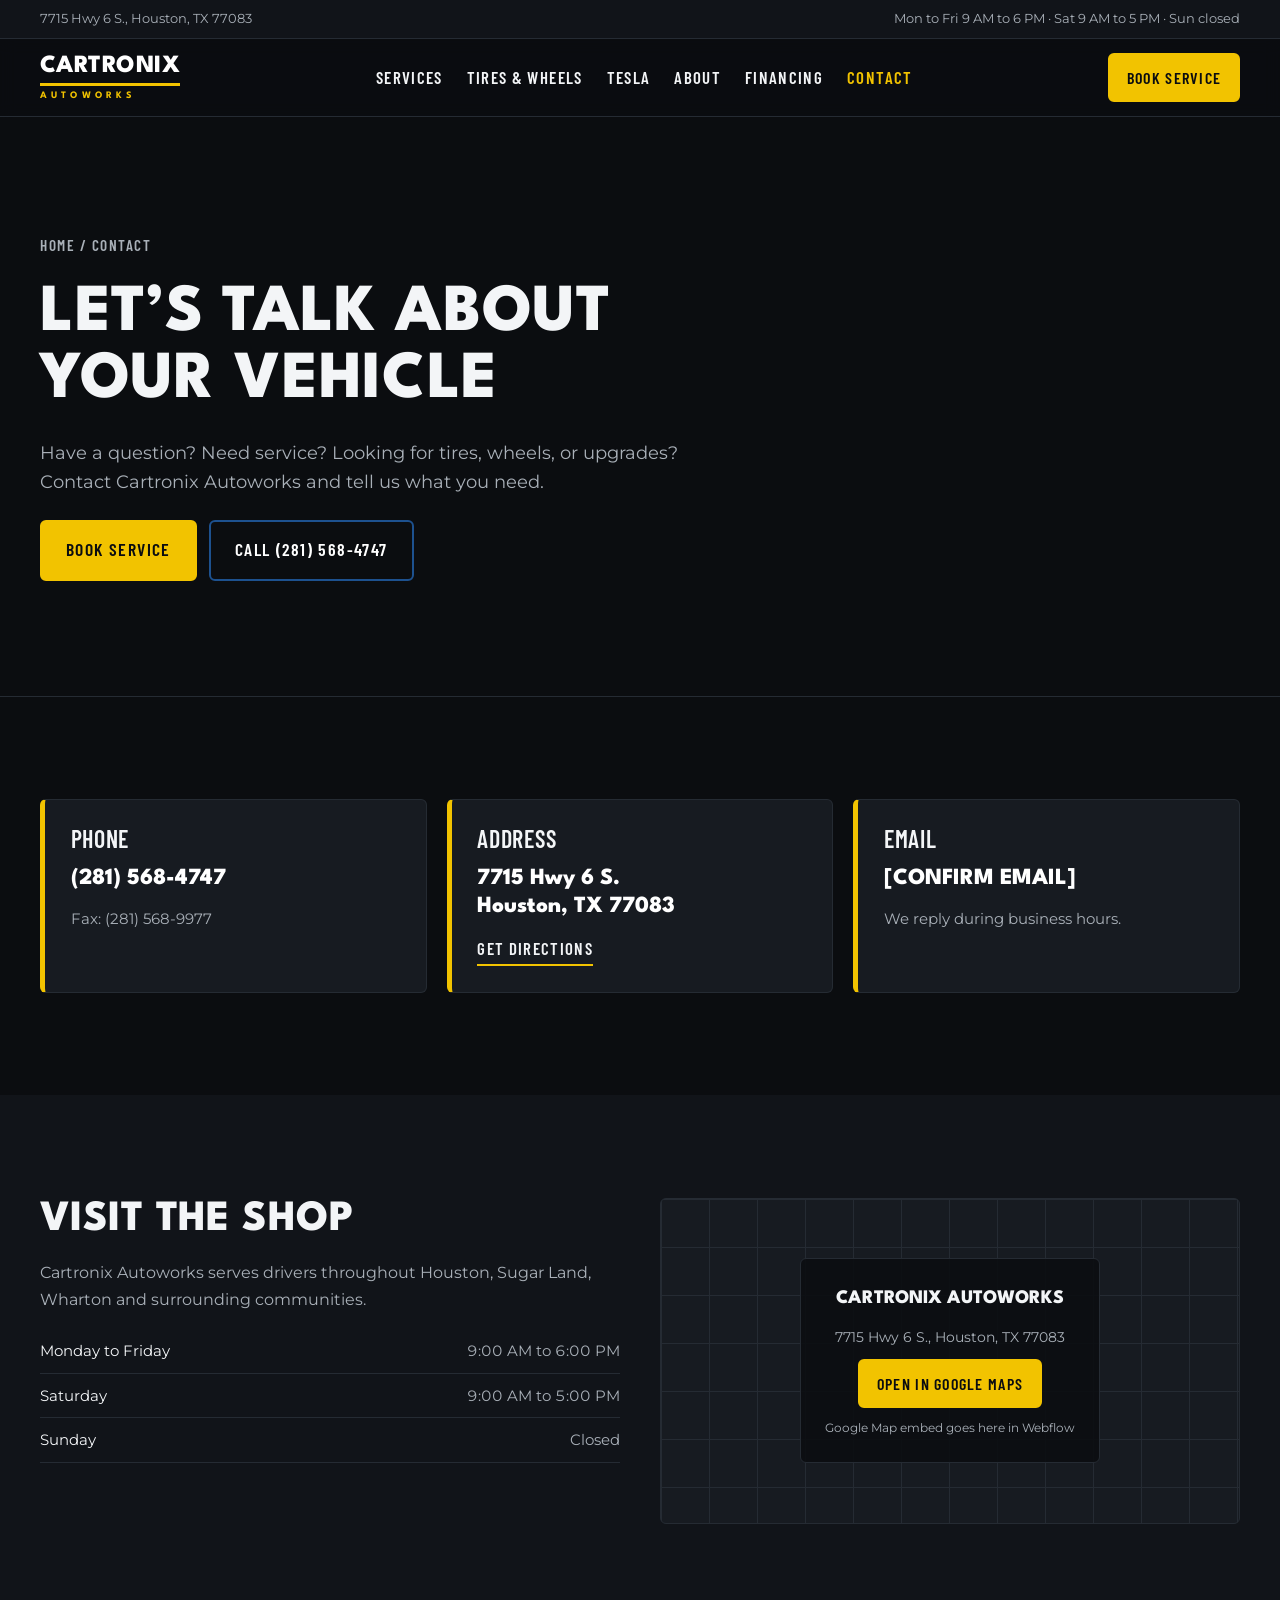
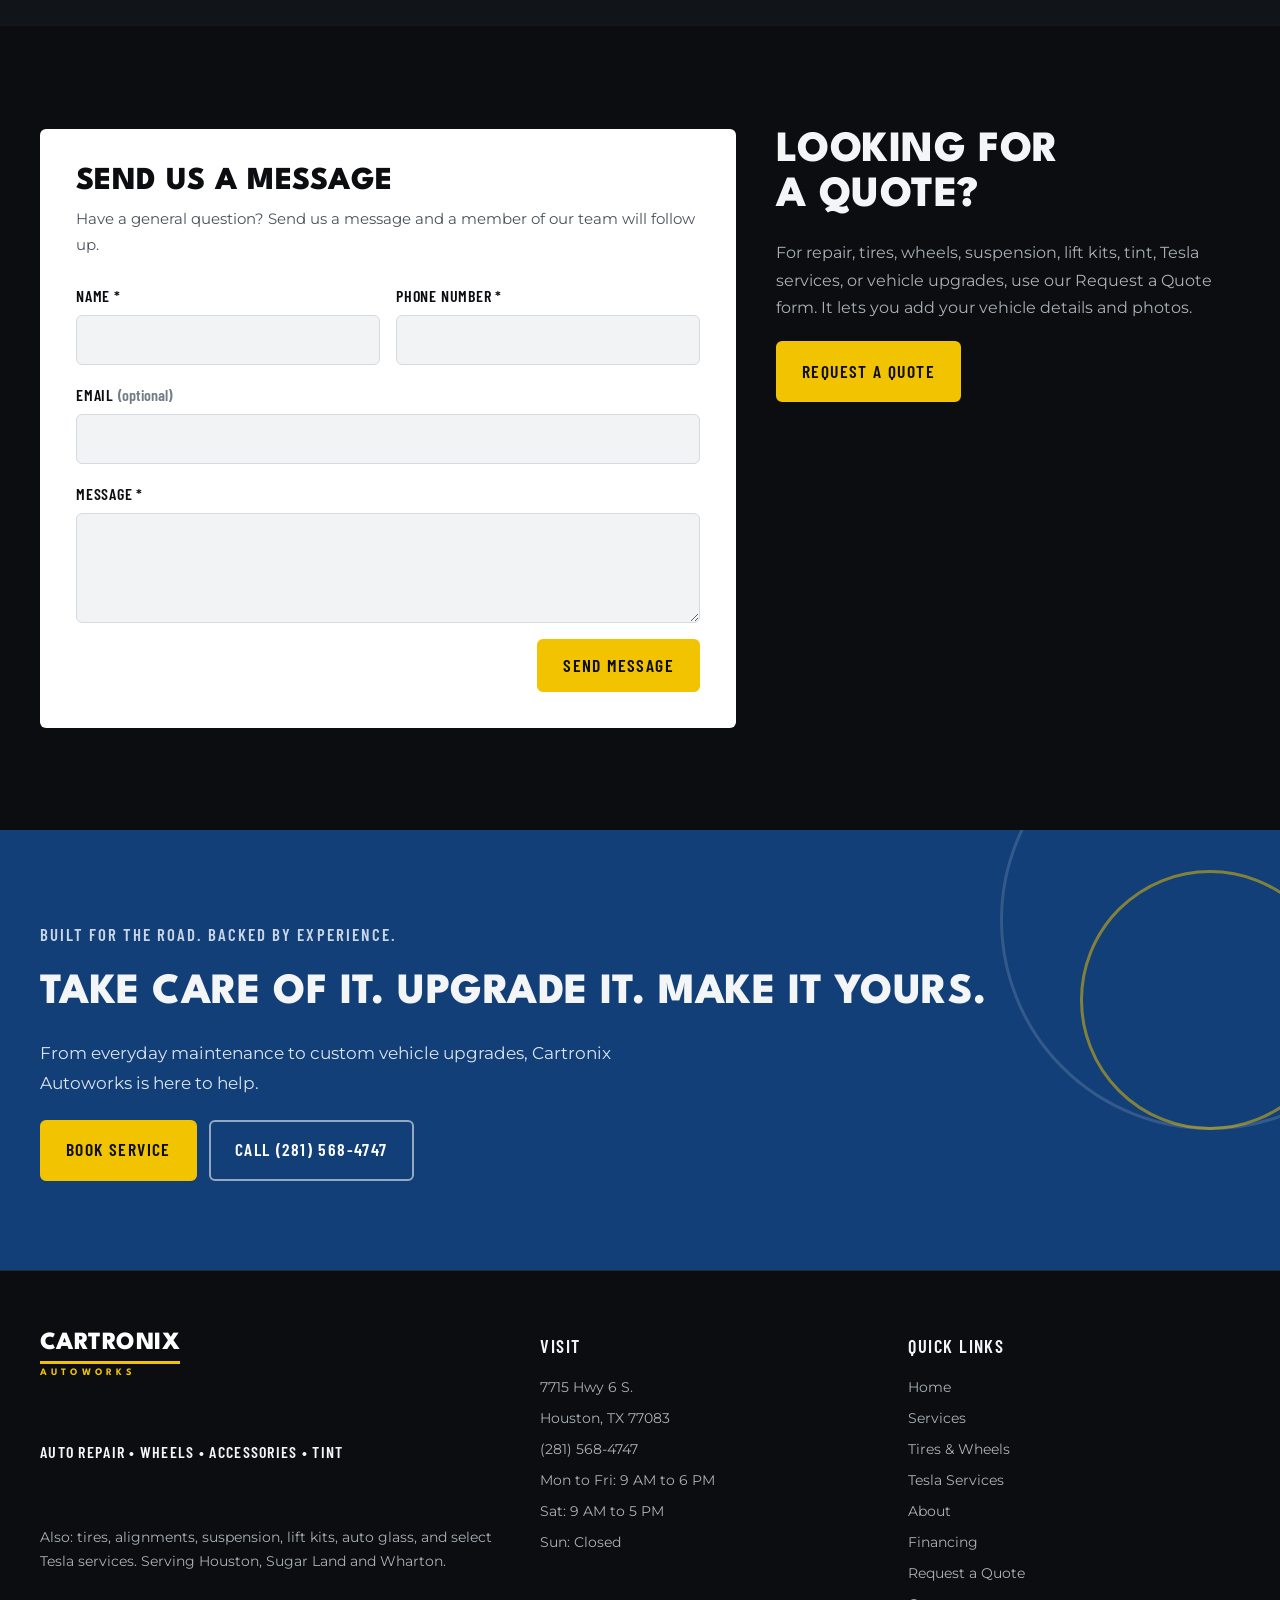
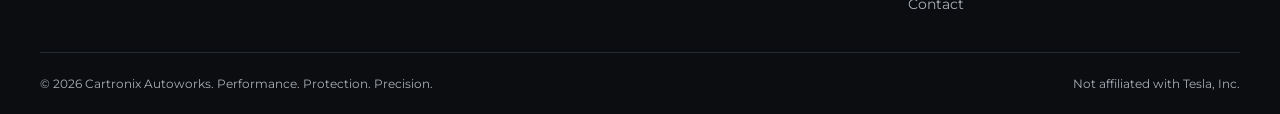
<file: contact.html>
<!doctype html>
<html lang="en">
<head>
<meta charset="utf-8">
<meta name="viewport" content="width=device-width, initial-scale=1">
<title>Contact Cartronix Autoworks | Houston Auto Shop</title>
<meta name="description" content="Contact Cartronix Autoworks in Houston for auto repair, tires, wheels, alignments, suspension, upgrades, tint, Tesla services and more.">
<link rel="preconnect" href="https://fonts.googleapis.com">
<link rel="preconnect" href="https://fonts.gstatic.com" crossorigin>
<link rel="stylesheet" href="https://fonts.googleapis.com/css2?family=League+Spartan:wght@700;800&family=Barlow+Condensed:wght@600&family=Montserrat:wght@400;500;600&display=swap">
<link rel="stylesheet" href="styles.css">
</head>
<body>
<div class="section_topbar">
  <div class="padding-global"><div class="container-large topbar_inner">
    <span>7715 Hwy 6 S., Houston, TX 77083</span>
    <span>Mon to Fri 9 AM to 6 PM &middot; Sat 9 AM to 5 PM &middot; Sun closed</span>
  </div></div>
</div>
<header class="navbar">
  <div class="padding-global"><div class="container-large navbar_inner">
    <a href="index.html" class="logo" aria-label="Cartronix Autoworks home"><span class="logo_name">CARTRONIX</span><span class="logo_desc">AUTOWORKS</span></a>
    <ul class="navbar_menu" id="nav-menu"><li><a href="services.html">Services</a></li><li><a href="tires-wheels.html">Tires &amp; Wheels</a></li><li><a href="tesla.html">Tesla</a></li><li><a href="about.html">About</a></li><li><a href="financing.html">Financing</a></li><li><a href="contact.html" aria-current="page">Contact</a></li></ul>
    <div class="navbar_ctas">
      <a href="contact.html" class="navbar_phone"><svg class="icon" viewBox="0 0 24 24" fill="none" stroke="currentColor" stroke-width="2" aria-hidden="true"><path d="M22 16.9v3a2 2 0 0 1-2.2 2 19.8 19.8 0 0 1-8.6-3.1 19.5 19.5 0 0 1-6-6A19.8 19.8 0 0 1 2.1 4.2 2 2 0 0 1 4.1 2h3a2 2 0 0 1 2 1.7c.1.9.4 1.8.7 2.7a2 2 0 0 1-.5 2.1L8 9.8a16 16 0 0 0 6 6l1.3-1.3a2 2 0 0 1 2.1-.4c.9.3 1.8.6 2.7.7a2 2 0 0 1 1.7 2z"/></svg>(281) 568-4747</a>
      <a href="quote.html" class="button is-small">Book Service</a>
      <button class="navbar_burger" type="button" aria-label="Open menu" aria-controls="nav-menu" aria-expanded="false"><i></i><i></i><i></i></button>
    </div>
  </div></div>
</header>
<main id="top">
<section class="page_hero has-image is-left">
  <img class="page_hero_bg" src="https://images.pexels.com/photos/4489715/pexels-photo-4489715.jpeg?auto=compress&amp;cs=tinysrgb&amp;w=2000" alt="Close-up of a car wheel" onerror="this.remove()">
  <div class="page_hero_overlay" aria-hidden="true"></div>
  <div class="padding-global"><div class="container-large">
    <div class="page_hero_inner">
      <span class="breadcrumb"><a href="index.html">Home</a> / Contact</span>
      <h1 class="heading-style-h1">Let&rsquo;s Talk About Your Vehicle</h1>
      <p>Have a question? Need service? Looking for tires, wheels, or upgrades? Contact Cartronix Autoworks and tell us what you need.</p>
      <div class="button-group"><a href="quote.html" class="button">Book Service</a><a href="contact.html" class="button is-secondary">Call (281) 568-4747</a></div>
    </div>
  </div></div>
</section><section class="section_plain">
  <div class="padding-global padding-section"><div class="container-large">
<div class="card_grid is-3"><article class="info_card"><h3 class="heading-style-h3">Phone</h3><span class="info_value">(281) 568-4747</span><p>Fax: (281) 568-9977</p></article><article class="info_card"><h3 class="heading-style-h3">Address</h3><span class="info_value">7715 Hwy 6 S.<br>Houston, TX 77083</span><a href="https://www.google.com/maps/search/?api=1&query=7715+Hwy+6+S+Houston+TX+77083" class="text-link" target="_blank" rel="noopener">Get directions</a></article><article class="info_card"><h3 class="heading-style-h3">Email</h3><span class="info_value">[CONFIRM EMAIL]</span><p>We reply during business hours.</p></article></div>
  </div></div>
</section><section class="section_alt">
  <div class="padding-global padding-section"><div class="container-large">
<div class="split" style="align-items:start"><div class="split_text"><h2 class="heading-style-h2">Visit the Shop</h2><p>Cartronix Autoworks serves drivers throughout Houston, Sugar Land, Wharton and surrounding communities.</p>
<table class="hours_table"><tbody><tr><td>Monday to Friday</td><td>9:00 AM to 6:00 PM</td></tr><tr><td>Saturday</td><td>9:00 AM to 5:00 PM</td></tr><tr><td>Sunday</td><td>Closed</td></tr></tbody></table></div>
<div class="map_box"><div class="map_pin"><strong>CARTRONIX AUTOWORKS</strong><span>7715 Hwy 6 S., Houston, TX 77083</span><a href="https://www.google.com/maps/search/?api=1&query=7715+Hwy+6+S+Houston+TX+77083" class="button is-small" target="_blank" rel="noopener">Open in Google Maps</a><span style="font-size:.75rem">Google Map embed goes here in Webflow</span></div></div></div>
  </div></div>
</section><section class="section_plain">
  <div class="padding-global padding-section"><div class="container-large">
<div class="quote_grid is-form-left"><div class="form_card"><div class="form_head"><h2 class="heading-style-h2">Send Us a Message</h2><p>Have a general question? Send us a message and a member of our team will follow up.</p></div>
<form class="quote_form" data-mock novalidate>
  <div class="field is-half"><label for="m-name">Name *</label><input id="m-name" name="name" autocomplete="name" required></div>
  <div class="field is-half"><label for="m-phone">Phone number *</label><input id="m-phone" name="phone" type="tel" autocomplete="tel" required></div>
  <div class="field"><label for="m-email">Email <em>(optional)</em></label><input id="m-email" name="email" type="email" autocomplete="email"></div>
  <div class="field"><label for="m-msg">Message *</label><textarea id="m-msg" name="message" required></textarea></div>
  <div class="form_footer"><span></span><button type="submit" class="button">Send Message</button></div>
  <p class="form_success" hidden>Mockup only. In Webflow this shows the form&rsquo;s success state.</p>
</form></div><div class="quote_info"><h2 class="heading-style-h2">Looking for a Quote?</h2><p>For repair, tires, wheels, suspension, lift kits, tint, Tesla services, or vehicle upgrades, use our Request a Quote form. It lets you add your vehicle details and photos.</p><div><a href="quote.html" class="button">Request a Quote</a></div></div></div>
  </div></div>
</section><section class="section_cta">
  <div class="circle-crop" aria-hidden="true"></div>
  <div class="circle-crop is-2" aria-hidden="true"></div>
  <div class="padding-global"><div class="container-large cta_inner">
    <span class="cta_tagline">Built for the road. Backed by experience.</span>
    <h2 class="heading-style-h2">Take Care of It. Upgrade It. Make It Yours.</h2>
    <p>From everyday maintenance to custom vehicle upgrades, Cartronix Autoworks is here to help.</p>
    <div class="button-group">
      <a href="quote.html" class="button">Book Service</a>
      <a href="contact.html" class="button is-secondary">Call (281) 568-4747</a>
    </div>
  </div></div>
</section>
</main>
<footer class="footer">
  <div class="padding-global"><div class="container-large">
    <div class="footer_grid">
      <div class="footer_brand">
        <a href="index.html" class="logo" aria-label="Cartronix Autoworks home"><span class="logo_name">CARTRONIX</span><span class="logo_desc">AUTOWORKS</span></a>
        <p class="footer_services">Auto Repair &bull; Wheels &bull; Accessories &bull; Tint</p>
        <p>Also: tires, alignments, suspension, lift kits, auto glass, and select Tesla services. Serving Houston, Sugar Land and Wharton.</p>
      </div>
      <div>
        <h3>Visit</h3>
        <ul><li>7715 Hwy 6 S.</li><li>Houston, TX 77083</li><li>(281) 568-4747</li><li>Mon to Fri: 9 AM to 6 PM</li><li>Sat: 9 AM to 5 PM</li><li>Sun: Closed</li></ul>
      </div>
      <div>
        <h3>Quick links</h3>
        <ul><li><a href="index.html">Home</a></li><li><a href="services.html">Services</a></li><li><a href="tires-wheels.html">Tires &amp; Wheels</a></li><li><a href="tesla.html">Tesla Services</a></li><li><a href="about.html">About</a></li><li><a href="financing.html">Financing</a></li><li><a href="quote.html">Request a Quote</a></li><li><a href="contact.html">Contact</a></li></ul>
      </div>
    </div>
    <div class="footer_bottom">
      <span>&copy; 2026 Cartronix Autoworks. Performance. Protection. Precision.</span>
      <span>Not affiliated with Tesla, Inc.</span>
    </div>
  </div></div>
</footer>
<nav class="mobile_bar" aria-label="Quick actions">
  <a href="contact.html" class="button is-secondary">Call</a>
  <a href="quote.html" class="button">Book Service</a>
</nav>
<script>
(function(){
  var b=document.querySelector('.navbar_burger'),m=document.getElementById('nav-menu');
  if(b&&m)b.addEventListener('click',function(){var o=m.classList.toggle('is-open');b.setAttribute('aria-expanded',o);});
  document.querySelectorAll('form[data-mock]').forEach(function(f){f.addEventListener('submit',function(e){e.preventDefault();var s=f.querySelector('.form_success');if(s)s.hidden=false;});});
})();
</script>
</body>
</html>
</file>
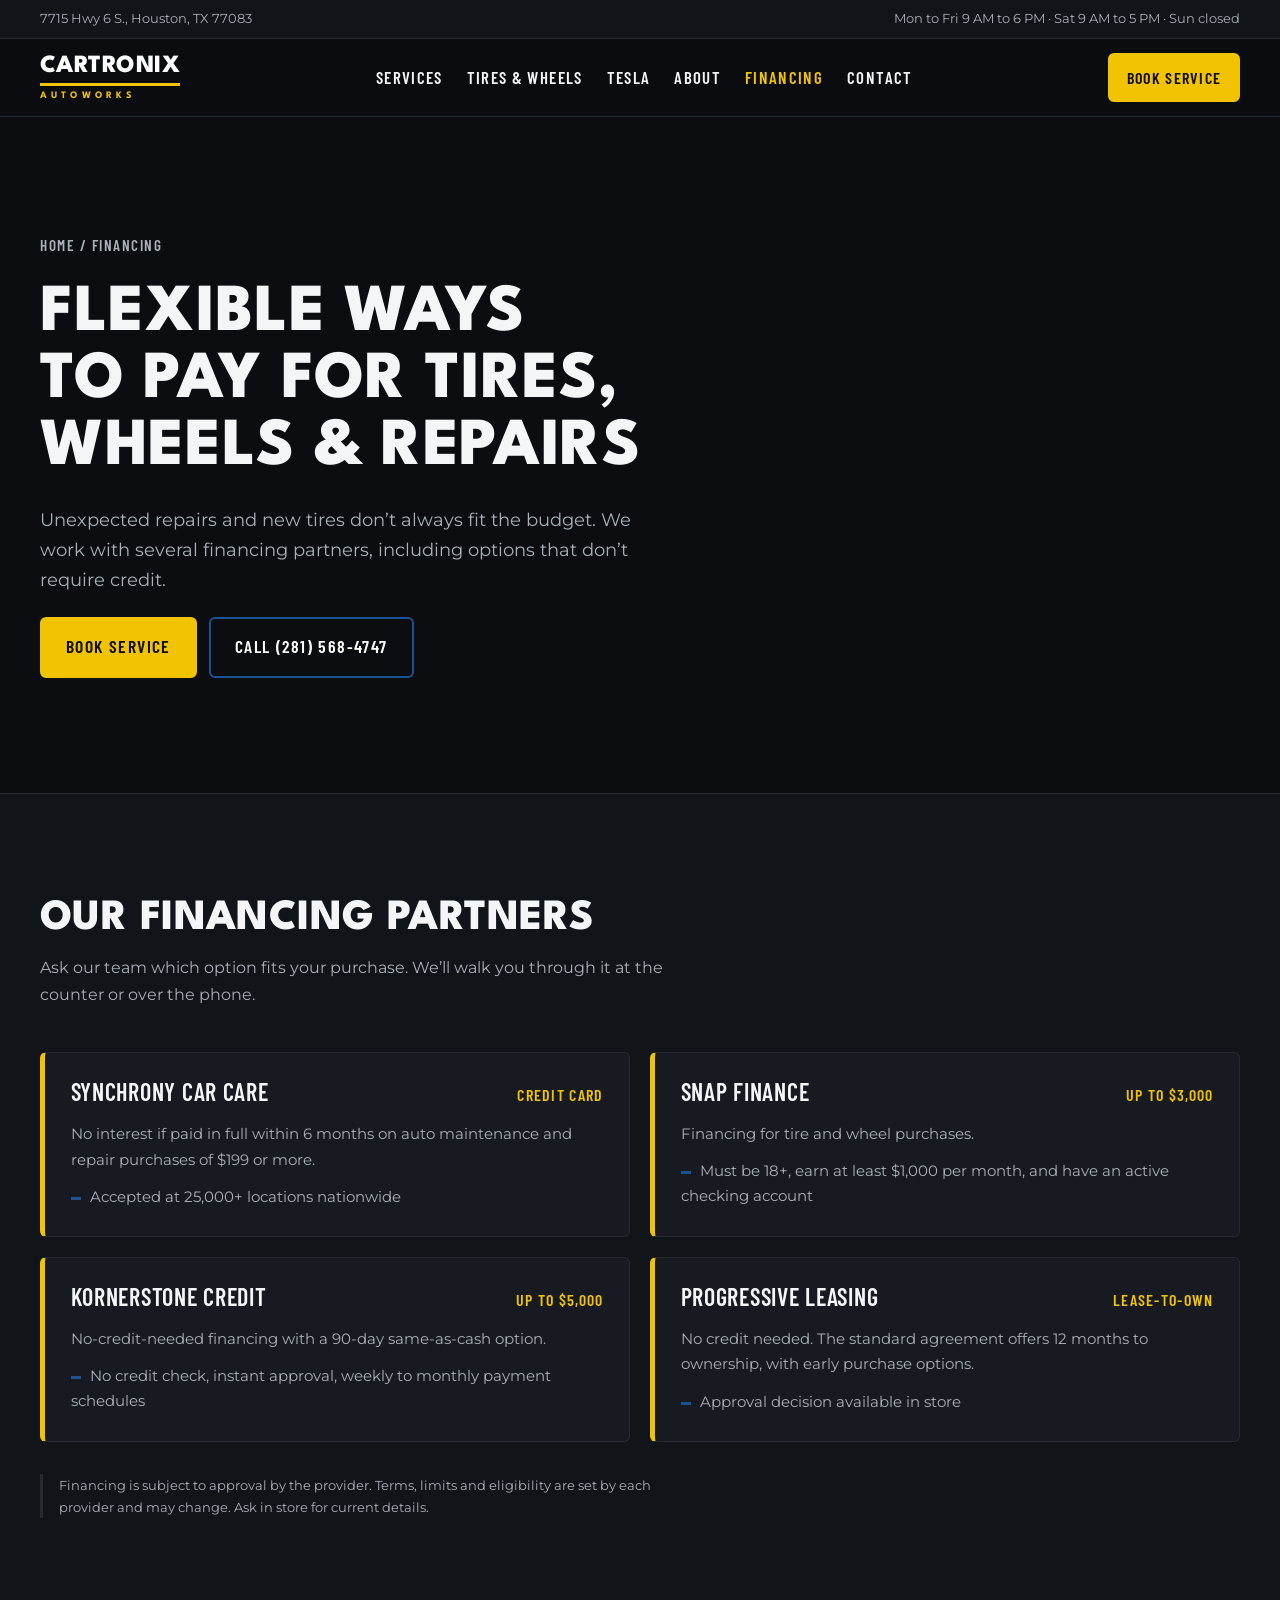
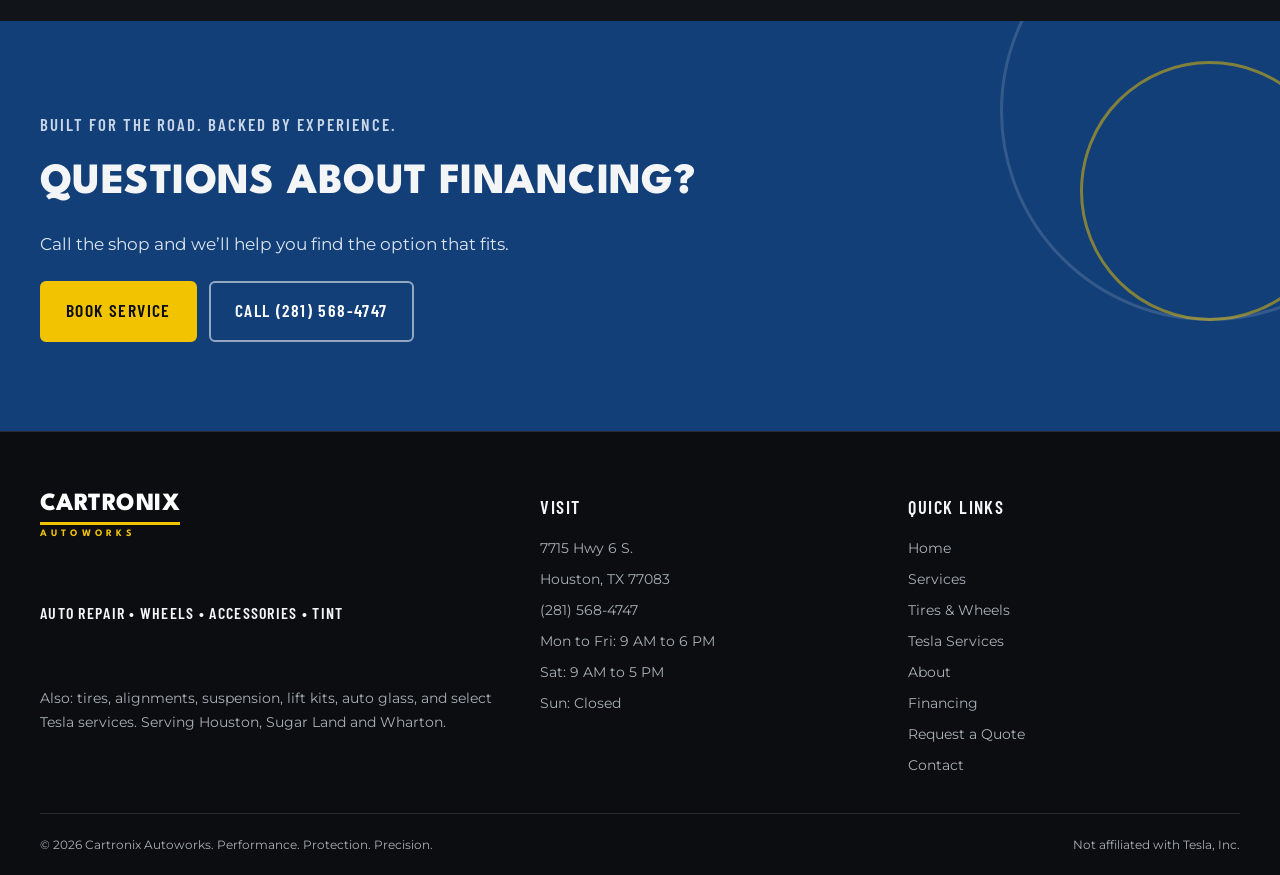
<file: financing.html>
<!doctype html>
<html lang="en">
<head>
<meta charset="utf-8">
<meta name="viewport" content="width=device-width, initial-scale=1">
<title>Auto Repair &amp; Tire Financing Houston | Cartronix Autoworks</title>
<meta name="description" content="Financing for tires, wheels and auto repair at Cartronix Autoworks in Houston, including no-credit-needed options. Call or visit to learn more.">
<link rel="preconnect" href="https://fonts.googleapis.com">
<link rel="preconnect" href="https://fonts.gstatic.com" crossorigin>
<link rel="stylesheet" href="https://fonts.googleapis.com/css2?family=League+Spartan:wght@700;800&family=Barlow+Condensed:wght@600&family=Montserrat:wght@400;500;600&display=swap">
<link rel="stylesheet" href="styles.css">
</head>
<body>
<div class="section_topbar">
  <div class="padding-global"><div class="container-large topbar_inner">
    <span>7715 Hwy 6 S., Houston, TX 77083</span>
    <span>Mon to Fri 9 AM to 6 PM &middot; Sat 9 AM to 5 PM &middot; Sun closed</span>
  </div></div>
</div>
<header class="navbar">
  <div class="padding-global"><div class="container-large navbar_inner">
    <a href="index.html" class="logo" aria-label="Cartronix Autoworks home"><span class="logo_name">CARTRONIX</span><span class="logo_desc">AUTOWORKS</span></a>
    <ul class="navbar_menu" id="nav-menu"><li><a href="services.html">Services</a></li><li><a href="tires-wheels.html">Tires &amp; Wheels</a></li><li><a href="tesla.html">Tesla</a></li><li><a href="about.html">About</a></li><li><a href="financing.html" aria-current="page">Financing</a></li><li><a href="contact.html">Contact</a></li></ul>
    <div class="navbar_ctas">
      <a href="contact.html" class="navbar_phone"><svg class="icon" viewBox="0 0 24 24" fill="none" stroke="currentColor" stroke-width="2" aria-hidden="true"><path d="M22 16.9v3a2 2 0 0 1-2.2 2 19.8 19.8 0 0 1-8.6-3.1 19.5 19.5 0 0 1-6-6A19.8 19.8 0 0 1 2.1 4.2 2 2 0 0 1 4.1 2h3a2 2 0 0 1 2 1.7c.1.9.4 1.8.7 2.7a2 2 0 0 1-.5 2.1L8 9.8a16 16 0 0 0 6 6l1.3-1.3a2 2 0 0 1 2.1-.4c.9.3 1.8.6 2.7.7a2 2 0 0 1 1.7 2z"/></svg>(281) 568-4747</a>
      <a href="quote.html" class="button is-small">Book Service</a>
      <button class="navbar_burger" type="button" aria-label="Open menu" aria-controls="nav-menu" aria-expanded="false"><i></i><i></i><i></i></button>
    </div>
  </div></div>
</header>
<main id="top">
<section class="page_hero has-image is-left">
  <img class="page_hero_bg" src="https://images.pexels.com/photos/8475155/pexels-photo-8475155.jpeg?auto=compress&amp;cs=tinysrgb&amp;w=2000" alt="Customer paying at a card terminal" onerror="this.remove()">
  <div class="page_hero_overlay" aria-hidden="true"></div>
  <div class="padding-global"><div class="container-large">
    <div class="page_hero_inner">
      <span class="breadcrumb"><a href="index.html">Home</a> / Financing</span>
      <h1 class="heading-style-h1">Flexible Ways to Pay for Tires, Wheels &amp; Repairs</h1>
      <p>Unexpected repairs and new tires don&rsquo;t always fit the budget. We work with several financing partners, including options that don&rsquo;t require credit.</p>
      <div class="button-group"><a href="quote.html" class="button">Book Service</a><a href="contact.html" class="button is-secondary">Call (281) 568-4747</a></div>
    </div>
  </div></div>
</section><section class="section_alt">
  <div class="padding-global padding-section"><div class="container-large">
<div class="section_head"><div><h2 class="heading-style-h2">Our Financing Partners</h2><p class="text-muted max-w">Ask our team which option fits your purchase. We&rsquo;ll walk you through it at the counter or over the phone.</p></div></div><div class="card_grid"><article class="info_card"><div class="provider_head"><h3 class="heading-style-h3">Synchrony Car Care</h3><span class="provider_amount">Credit card</span></div><p>No interest if paid in full within 6 months on auto maintenance and repair purchases of $199 or more.</p><ul class="provider_list"><li>Accepted at 25,000+ locations nationwide</li></ul></article><article class="info_card"><div class="provider_head"><h3 class="heading-style-h3">Snap Finance</h3><span class="provider_amount">Up to $3,000</span></div><p>Financing for tire and wheel purchases.</p><ul class="provider_list"><li>Must be 18+, earn at least $1,000 per month, and have an active checking account</li></ul></article><article class="info_card"><div class="provider_head"><h3 class="heading-style-h3">Kornerstone Credit</h3><span class="provider_amount">Up to $5,000</span></div><p>No-credit-needed financing with a 90-day same-as-cash option.</p><ul class="provider_list"><li>No credit check, instant approval, weekly to monthly payment schedules</li></ul></article><article class="info_card"><div class="provider_head"><h3 class="heading-style-h3">Progressive Leasing</h3><span class="provider_amount">Lease-to-own</span></div><p>No credit needed. The standard agreement offers 12 months to ownership, with early purchase options.</p><ul class="provider_list"><li>Approval decision available in store</li></ul></article></div><p class="disclaimer" style="margin-top:2rem">Financing is subject to approval by the provider. Terms, limits and eligibility are set by each provider and may change. Ask in store for current details.</p>
  </div></div>
</section><section class="section_cta">
  <div class="circle-crop" aria-hidden="true"></div>
  <div class="circle-crop is-2" aria-hidden="true"></div>
  <div class="padding-global"><div class="container-large cta_inner">
    <span class="cta_tagline">Built for the road. Backed by experience.</span>
    <h2 class="heading-style-h2">Questions About Financing?</h2>
    <p>Call the shop and we&rsquo;ll help you find the option that fits.</p>
    <div class="button-group">
      <a href="quote.html" class="button">Book Service</a>
      <a href="contact.html" class="button is-secondary">Call (281) 568-4747</a>
    </div>
  </div></div>
</section>
</main>
<footer class="footer">
  <div class="padding-global"><div class="container-large">
    <div class="footer_grid">
      <div class="footer_brand">
        <a href="index.html" class="logo" aria-label="Cartronix Autoworks home"><span class="logo_name">CARTRONIX</span><span class="logo_desc">AUTOWORKS</span></a>
        <p class="footer_services">Auto Repair &bull; Wheels &bull; Accessories &bull; Tint</p>
        <p>Also: tires, alignments, suspension, lift kits, auto glass, and select Tesla services. Serving Houston, Sugar Land and Wharton.</p>
      </div>
      <div>
        <h3>Visit</h3>
        <ul><li>7715 Hwy 6 S.</li><li>Houston, TX 77083</li><li>(281) 568-4747</li><li>Mon to Fri: 9 AM to 6 PM</li><li>Sat: 9 AM to 5 PM</li><li>Sun: Closed</li></ul>
      </div>
      <div>
        <h3>Quick links</h3>
        <ul><li><a href="index.html">Home</a></li><li><a href="services.html">Services</a></li><li><a href="tires-wheels.html">Tires &amp; Wheels</a></li><li><a href="tesla.html">Tesla Services</a></li><li><a href="about.html">About</a></li><li><a href="financing.html">Financing</a></li><li><a href="quote.html">Request a Quote</a></li><li><a href="contact.html">Contact</a></li></ul>
      </div>
    </div>
    <div class="footer_bottom">
      <span>&copy; 2026 Cartronix Autoworks. Performance. Protection. Precision.</span>
      <span>Not affiliated with Tesla, Inc.</span>
    </div>
  </div></div>
</footer>
<nav class="mobile_bar" aria-label="Quick actions">
  <a href="contact.html" class="button is-secondary">Call</a>
  <a href="quote.html" class="button">Book Service</a>
</nav>
<script>
(function(){
  var b=document.querySelector('.navbar_burger'),m=document.getElementById('nav-menu');
  if(b&&m)b.addEventListener('click',function(){var o=m.classList.toggle('is-open');b.setAttribute('aria-expanded',o);});
  document.querySelectorAll('form[data-mock]').forEach(function(f){f.addEventListener('submit',function(e){e.preventDefault();var s=f.querySelector('.form_success');if(s)s.hidden=false;});});
})();
</script>
</body>
</html>
</file>
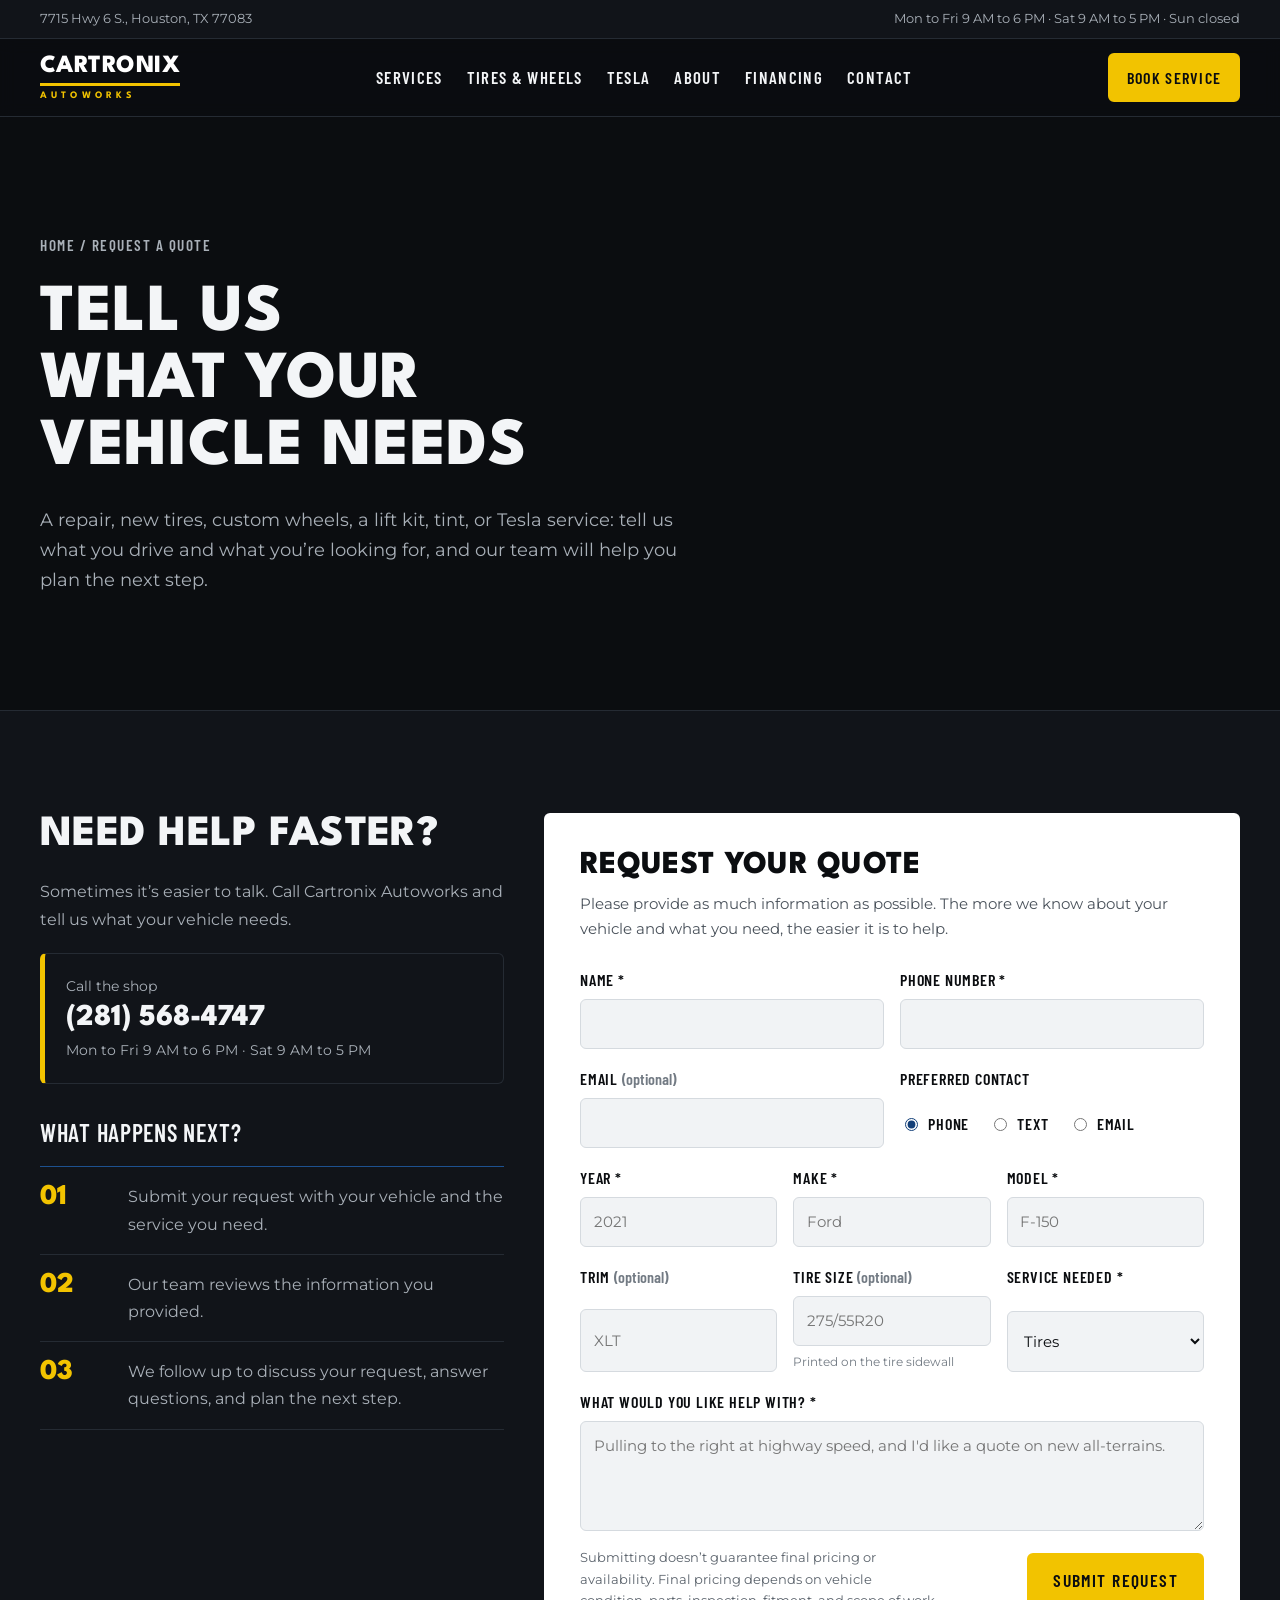
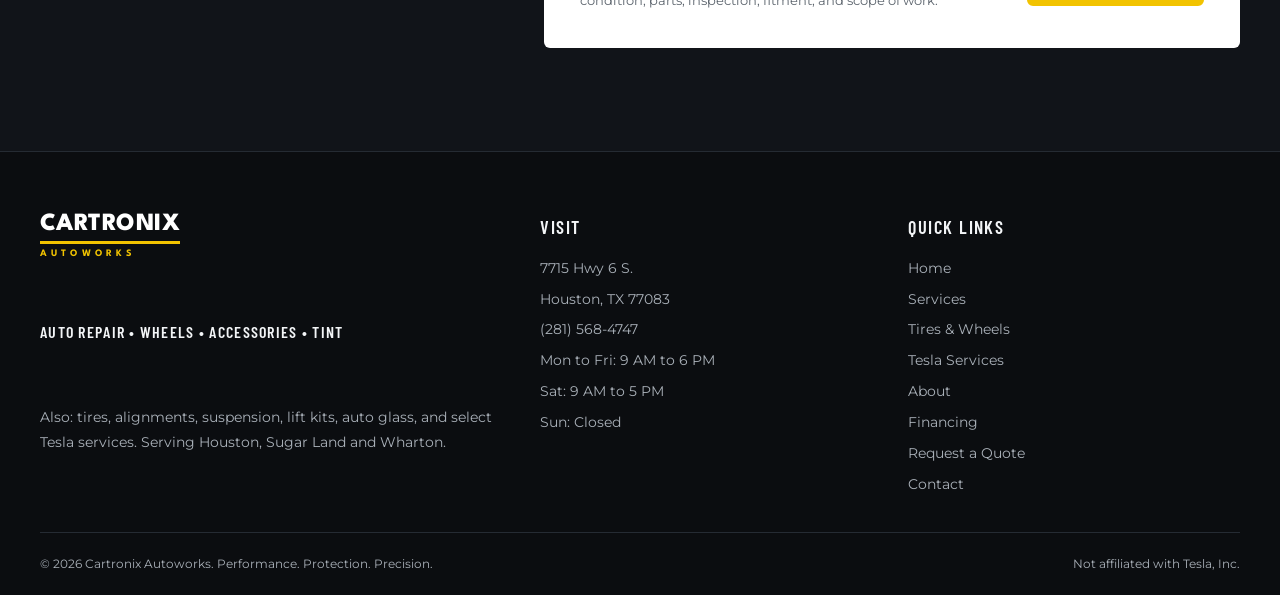
<file: quote.html>
<!doctype html>
<html lang="en">
<head>
<meta charset="utf-8">
<meta name="viewport" content="width=device-width, initial-scale=1">
<title>Request an Auto Service Quote | Cartronix Autoworks Houston</title>
<meta name="description" content="Request a quote from Cartronix Autoworks for auto repair, tires, wheels, alignments, suspension, lift kits, tint, Tesla services and more.">
<link rel="preconnect" href="https://fonts.googleapis.com">
<link rel="preconnect" href="https://fonts.gstatic.com" crossorigin>
<link rel="stylesheet" href="https://fonts.googleapis.com/css2?family=League+Spartan:wght@700;800&family=Barlow+Condensed:wght@600&family=Montserrat:wght@400;500;600&display=swap">
<link rel="stylesheet" href="styles.css">
</head>
<body>
<div class="section_topbar">
  <div class="padding-global"><div class="container-large topbar_inner">
    <span>7715 Hwy 6 S., Houston, TX 77083</span>
    <span>Mon to Fri 9 AM to 6 PM &middot; Sat 9 AM to 5 PM &middot; Sun closed</span>
  </div></div>
</div>
<header class="navbar">
  <div class="padding-global"><div class="container-large navbar_inner">
    <a href="index.html" class="logo" aria-label="Cartronix Autoworks home"><span class="logo_name">CARTRONIX</span><span class="logo_desc">AUTOWORKS</span></a>
    <ul class="navbar_menu" id="nav-menu"><li><a href="services.html">Services</a></li><li><a href="tires-wheels.html">Tires &amp; Wheels</a></li><li><a href="tesla.html">Tesla</a></li><li><a href="about.html">About</a></li><li><a href="financing.html">Financing</a></li><li><a href="contact.html">Contact</a></li></ul>
    <div class="navbar_ctas">
      <a href="contact.html" class="navbar_phone"><svg class="icon" viewBox="0 0 24 24" fill="none" stroke="currentColor" stroke-width="2" aria-hidden="true"><path d="M22 16.9v3a2 2 0 0 1-2.2 2 19.8 19.8 0 0 1-8.6-3.1 19.5 19.5 0 0 1-6-6A19.8 19.8 0 0 1 2.1 4.2 2 2 0 0 1 4.1 2h3a2 2 0 0 1 2 1.7c.1.9.4 1.8.7 2.7a2 2 0 0 1-.5 2.1L8 9.8a16 16 0 0 0 6 6l1.3-1.3a2 2 0 0 1 2.1-.4c.9.3 1.8.6 2.7.7a2 2 0 0 1 1.7 2z"/></svg>(281) 568-4747</a>
      <a href="quote.html" class="button is-small">Book Service</a>
      <button class="navbar_burger" type="button" aria-label="Open menu" aria-controls="nav-menu" aria-expanded="false"><i></i><i></i><i></i></button>
    </div>
  </div></div>
</header>
<main id="top">
<section class="page_hero has-image is-left">
  <img class="page_hero_bg" src="https://images.pexels.com/photos/3894030/pexels-photo-3894030.jpeg?auto=compress&amp;cs=tinysrgb&amp;w=2000" alt="Vehicle on a lift in the shop" onerror="this.remove()">
  <div class="page_hero_overlay" aria-hidden="true"></div>
  <div class="padding-global"><div class="container-large">
    <div class="page_hero_inner">
      <span class="breadcrumb"><a href="index.html">Home</a> / Request a Quote</span>
      <h1 class="heading-style-h1">Tell Us What Your Vehicle Needs</h1>
      <p>A repair, new tires, custom wheels, a lift kit, tint, or Tesla service: tell us what you drive and what you&rsquo;re looking for, and our team will help you plan the next step.</p>
      
    </div>
  </div></div>
</section><section class="section_alt">
  <div class="padding-global padding-section"><div class="container-large">
<div class="quote_grid"><div class="quote_info"><h2 class="heading-style-h2">Need Help Faster?</h2><p>Sometimes it&rsquo;s easier to talk. Call Cartronix Autoworks and tell us what your vehicle needs.</p>
<div class="quote_phone"><span class="quote_hours">Call the shop</span><strong>(281) 568-4747</strong><span class="quote_hours">Mon to Fri 9 AM to 6 PM &middot; Sat 9 AM to 5 PM</span></div>
<h3 class="heading-style-h3" style="margin-top:1rem">What Happens Next?</h3>
<div class="svc_list" style="border-top-width:1px">
<div class="svc_item" style="padding:1rem 0;grid-template-columns:3rem 1fr"><span class="process_num" style="font-size:1.8rem">01</span><p>Submit your request with your vehicle and the service you need.</p></div>
<div class="svc_item" style="padding:1rem 0;grid-template-columns:3rem 1fr"><span class="process_num" style="font-size:1.8rem">02</span><p>Our team reviews the information you provided.</p></div>
<div class="svc_item" style="padding:1rem 0;grid-template-columns:3rem 1fr"><span class="process_num" style="font-size:1.8rem">03</span><p>We follow up to discuss your request, answer questions, and plan the next step.</p></div>
</div></div><div class="form_card"><div class="form_head"><h2 class="heading-style-h2">Request Your Quote</h2><p>Please provide as much information as possible. The more we know about your vehicle and what you need, the easier it is to help.</p></div>
<form class="quote_form" data-mock novalidate>
  <div class="field is-half"><label for="r-name">Name *</label><input id="r-name" name="name" autocomplete="name" required></div>
  <div class="field is-half"><label for="r-phone">Phone number *</label><input id="r-phone" name="phone" type="tel" autocomplete="tel" required></div>
  <div class="field is-half"><label for="r-email">Email <em>(optional)</em></label><input id="r-email" name="email" type="email" autocomplete="email"></div>
  <div class="field is-half"><fieldset><legend>Preferred contact</legend><label class="choice"><input type="radio" name="contact" id="r-c1" checked> Phone</label><label class="choice"><input type="radio" name="contact" id="r-c2"> Text</label><label class="choice"><input type="radio" name="contact" id="r-c3"> Email</label></fieldset></div>
  <div class="field is-third"><label for="r-year">Year *</label><input id="r-year" name="year" inputmode="numeric" placeholder="2021" required></div>
  <div class="field is-third"><label for="r-make">Make *</label><input id="r-make" name="make" placeholder="Ford" required></div>
  <div class="field is-third"><label for="r-model">Model *</label><input id="r-model" name="model" placeholder="F-150" required></div>
  <div class="field is-third"><label for="r-trim">Trim <em>(optional)</em></label><input id="r-trim" name="trim" placeholder="XLT"></div>
  <div class="field is-third"><label for="r-tire">Tire size <em>(optional)</em></label><input id="r-tire" name="tire" placeholder="275/55R20"><span class="field_hint">Printed on the tire sidewall</span></div>
  <div class="field is-third"><label for="r-service">Service needed *</label><select id="r-service" name="service"><option>Tires</option><option>Wheels</option><option>Auto Repair</option><option>Brakes</option><option>Oil Change / Maintenance</option><option>Alignment</option><option>Suspension</option><option>Lift Kit</option><option>Window Tint</option><option>Auto Glass</option><option>Tesla Service</option><option>Vehicle Upgrade</option><option>Other</option></select></div>
  <div class="field"><label for="r-msg">What would you like help with? *</label><textarea id="r-msg" name="message" required placeholder="Pulling to the right at highway speed, and I'd like a quote on new all-terrains."></textarea></div>
  <div class="form_footer"><p class="form_note">Submitting doesn&rsquo;t guarantee final pricing or availability. Final pricing depends on vehicle condition, parts, inspection, fitment, and scope of work.</p><button type="submit" class="button">Submit Request</button></div>
  <p class="form_success" hidden>Mockup only. In Webflow this shows the form&rsquo;s success state and sends the request to the shop&rsquo;s inbox.</p>
</form></div></div>
  </div></div>
</section>
</main>
<footer class="footer">
  <div class="padding-global"><div class="container-large">
    <div class="footer_grid">
      <div class="footer_brand">
        <a href="index.html" class="logo" aria-label="Cartronix Autoworks home"><span class="logo_name">CARTRONIX</span><span class="logo_desc">AUTOWORKS</span></a>
        <p class="footer_services">Auto Repair &bull; Wheels &bull; Accessories &bull; Tint</p>
        <p>Also: tires, alignments, suspension, lift kits, auto glass, and select Tesla services. Serving Houston, Sugar Land and Wharton.</p>
      </div>
      <div>
        <h3>Visit</h3>
        <ul><li>7715 Hwy 6 S.</li><li>Houston, TX 77083</li><li>(281) 568-4747</li><li>Mon to Fri: 9 AM to 6 PM</li><li>Sat: 9 AM to 5 PM</li><li>Sun: Closed</li></ul>
      </div>
      <div>
        <h3>Quick links</h3>
        <ul><li><a href="index.html">Home</a></li><li><a href="services.html">Services</a></li><li><a href="tires-wheels.html">Tires &amp; Wheels</a></li><li><a href="tesla.html">Tesla Services</a></li><li><a href="about.html">About</a></li><li><a href="financing.html">Financing</a></li><li><a href="quote.html">Request a Quote</a></li><li><a href="contact.html">Contact</a></li></ul>
      </div>
    </div>
    <div class="footer_bottom">
      <span>&copy; 2026 Cartronix Autoworks. Performance. Protection. Precision.</span>
      <span>Not affiliated with Tesla, Inc.</span>
    </div>
  </div></div>
</footer>
<nav class="mobile_bar" aria-label="Quick actions">
  <a href="contact.html" class="button is-secondary">Call</a>
  <a href="quote.html" class="button">Book Service</a>
</nav>
<script>
(function(){
  var b=document.querySelector('.navbar_burger'),m=document.getElementById('nav-menu');
  if(b&&m)b.addEventListener('click',function(){var o=m.classList.toggle('is-open');b.setAttribute('aria-expanded',o);});
  document.querySelectorAll('form[data-mock]').forEach(function(f){f.addEventListener('submit',function(e){e.preventDefault();var s=f.querySelector('.form_success');if(s)s.hidden=false;});});
})();
</script>
</body>
</html>
</file>
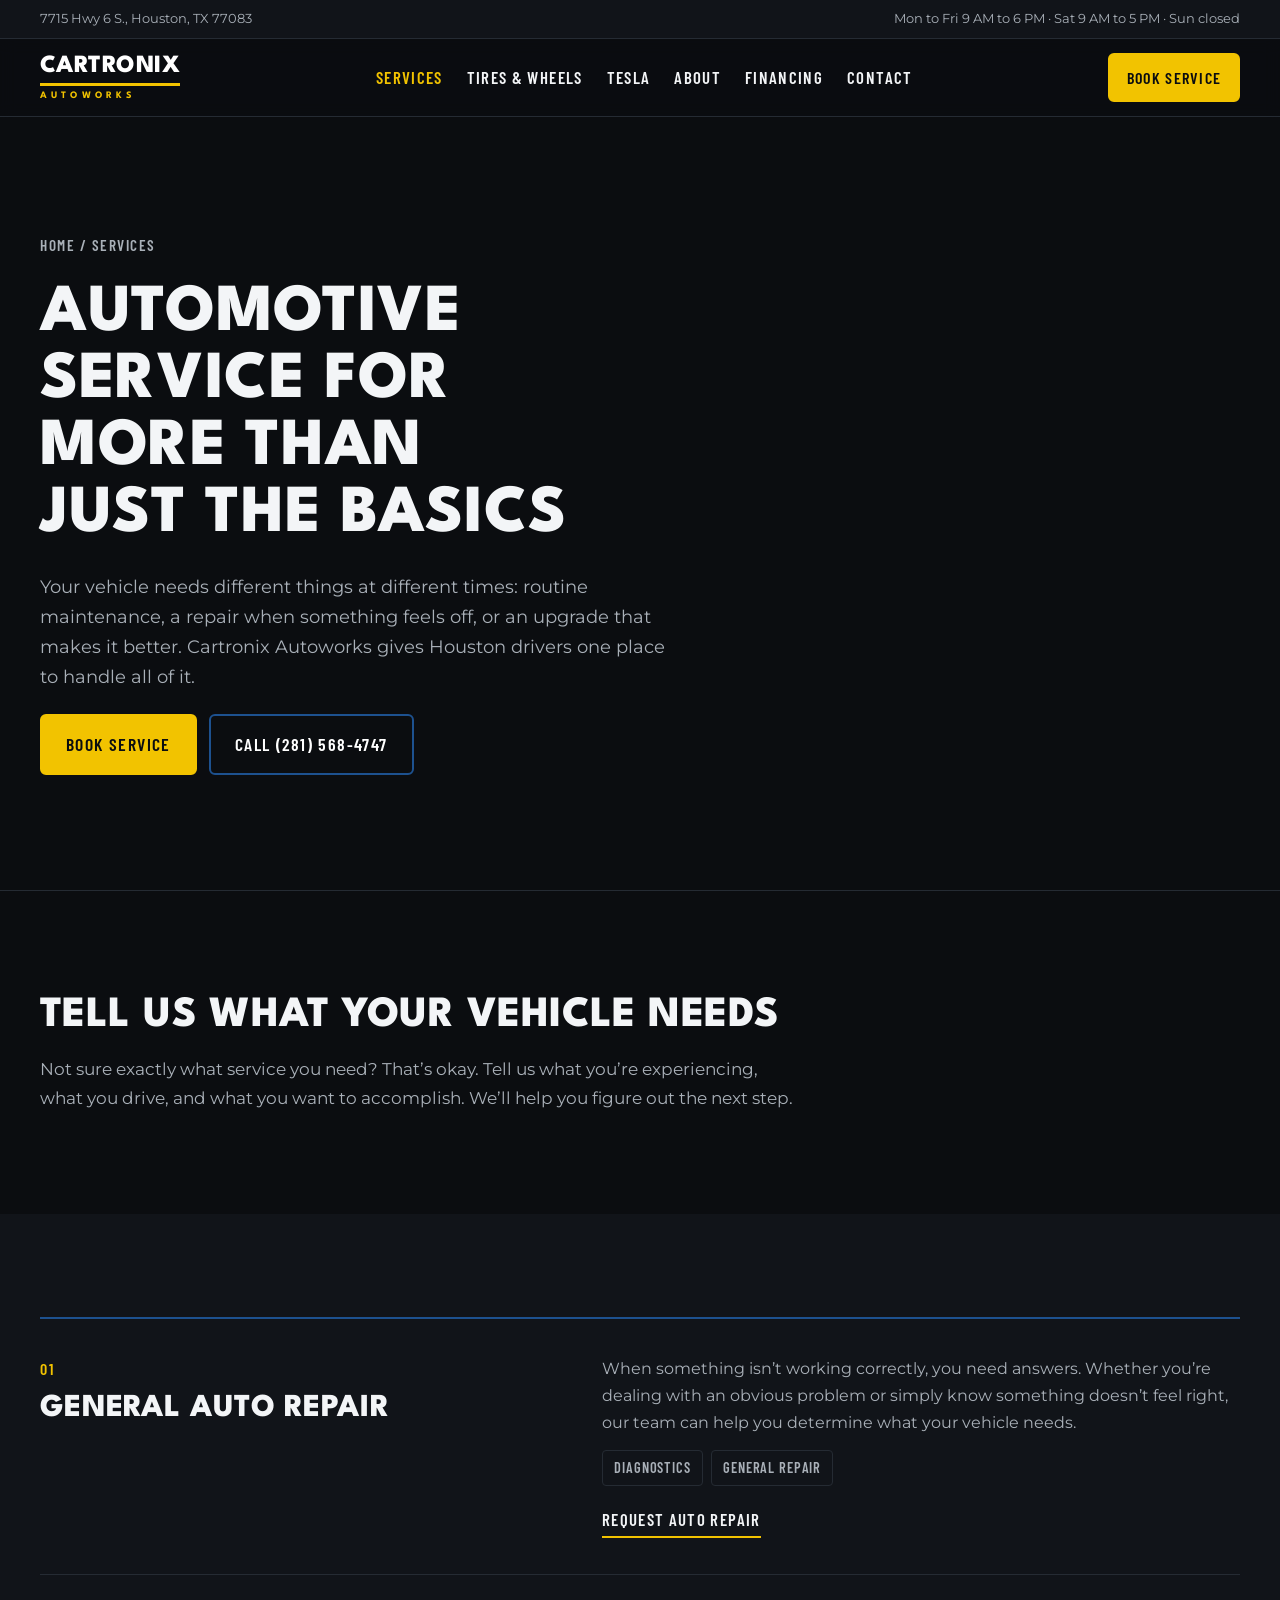
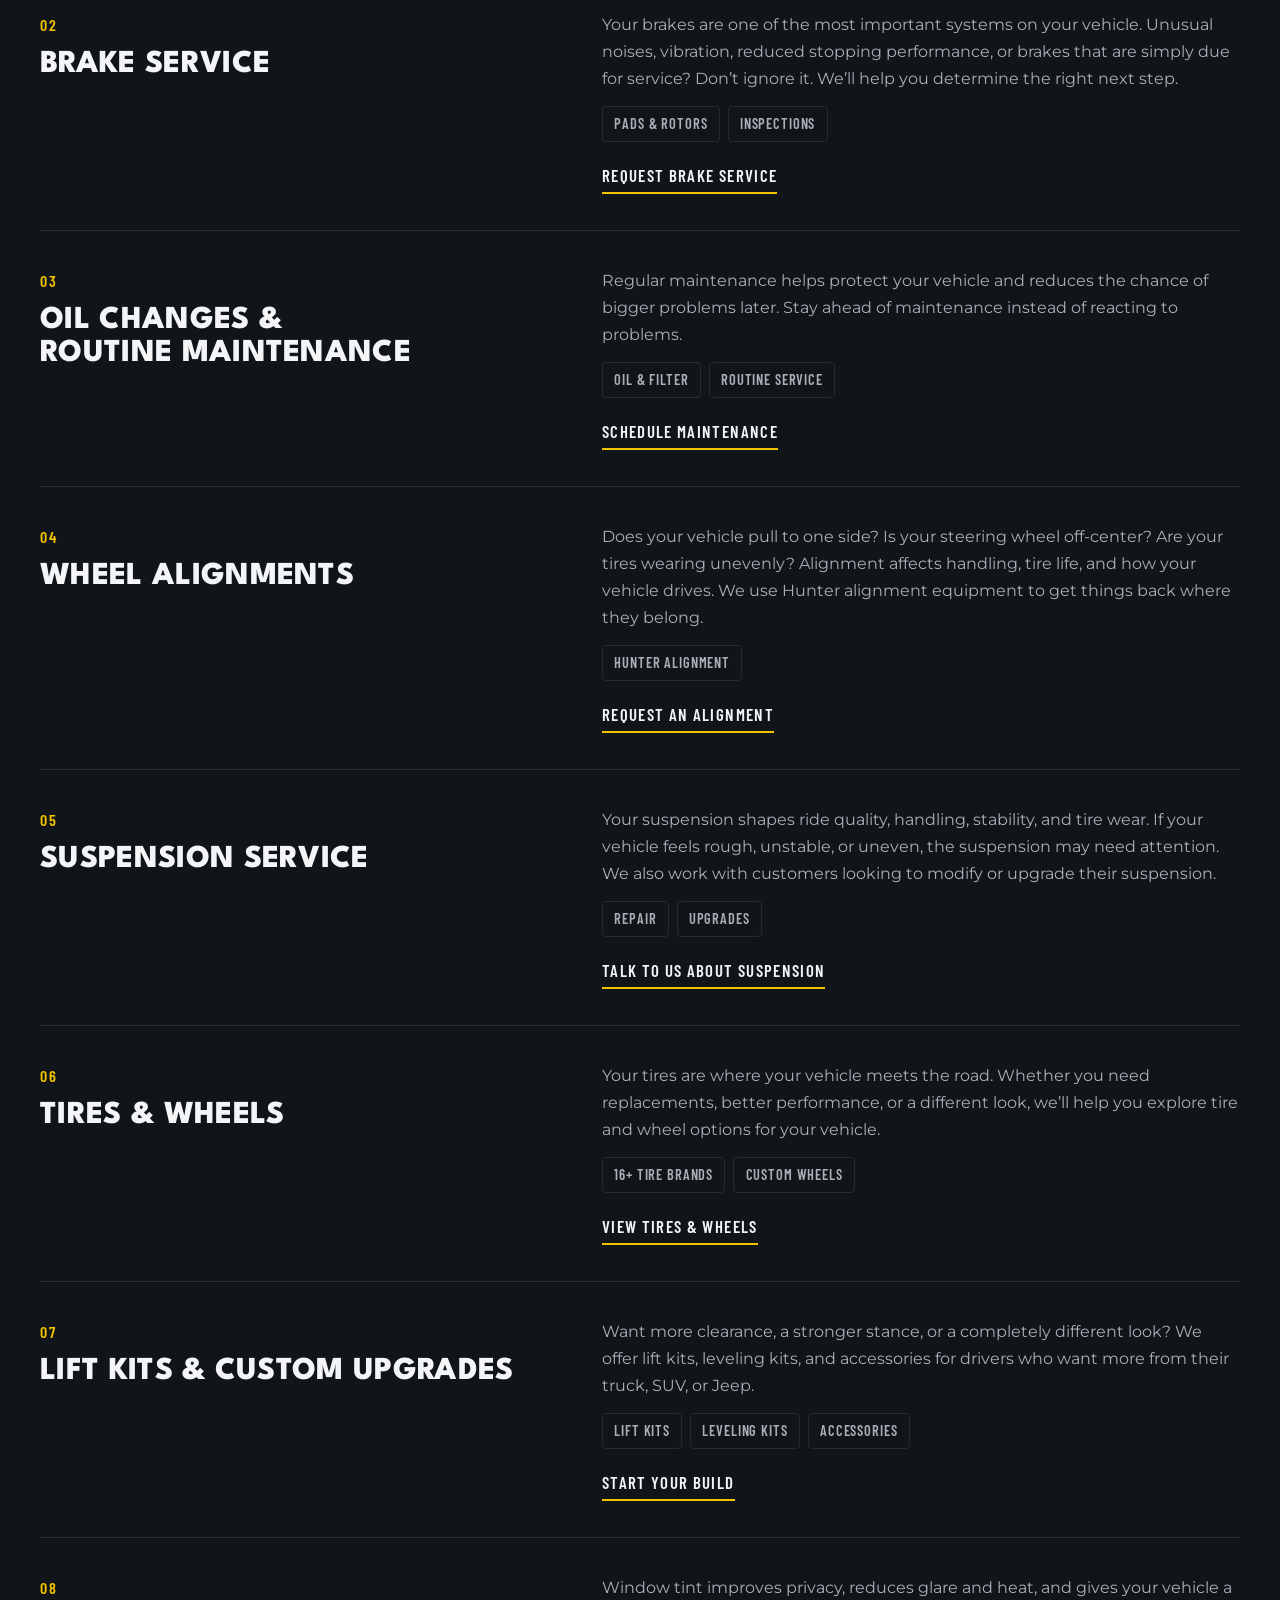
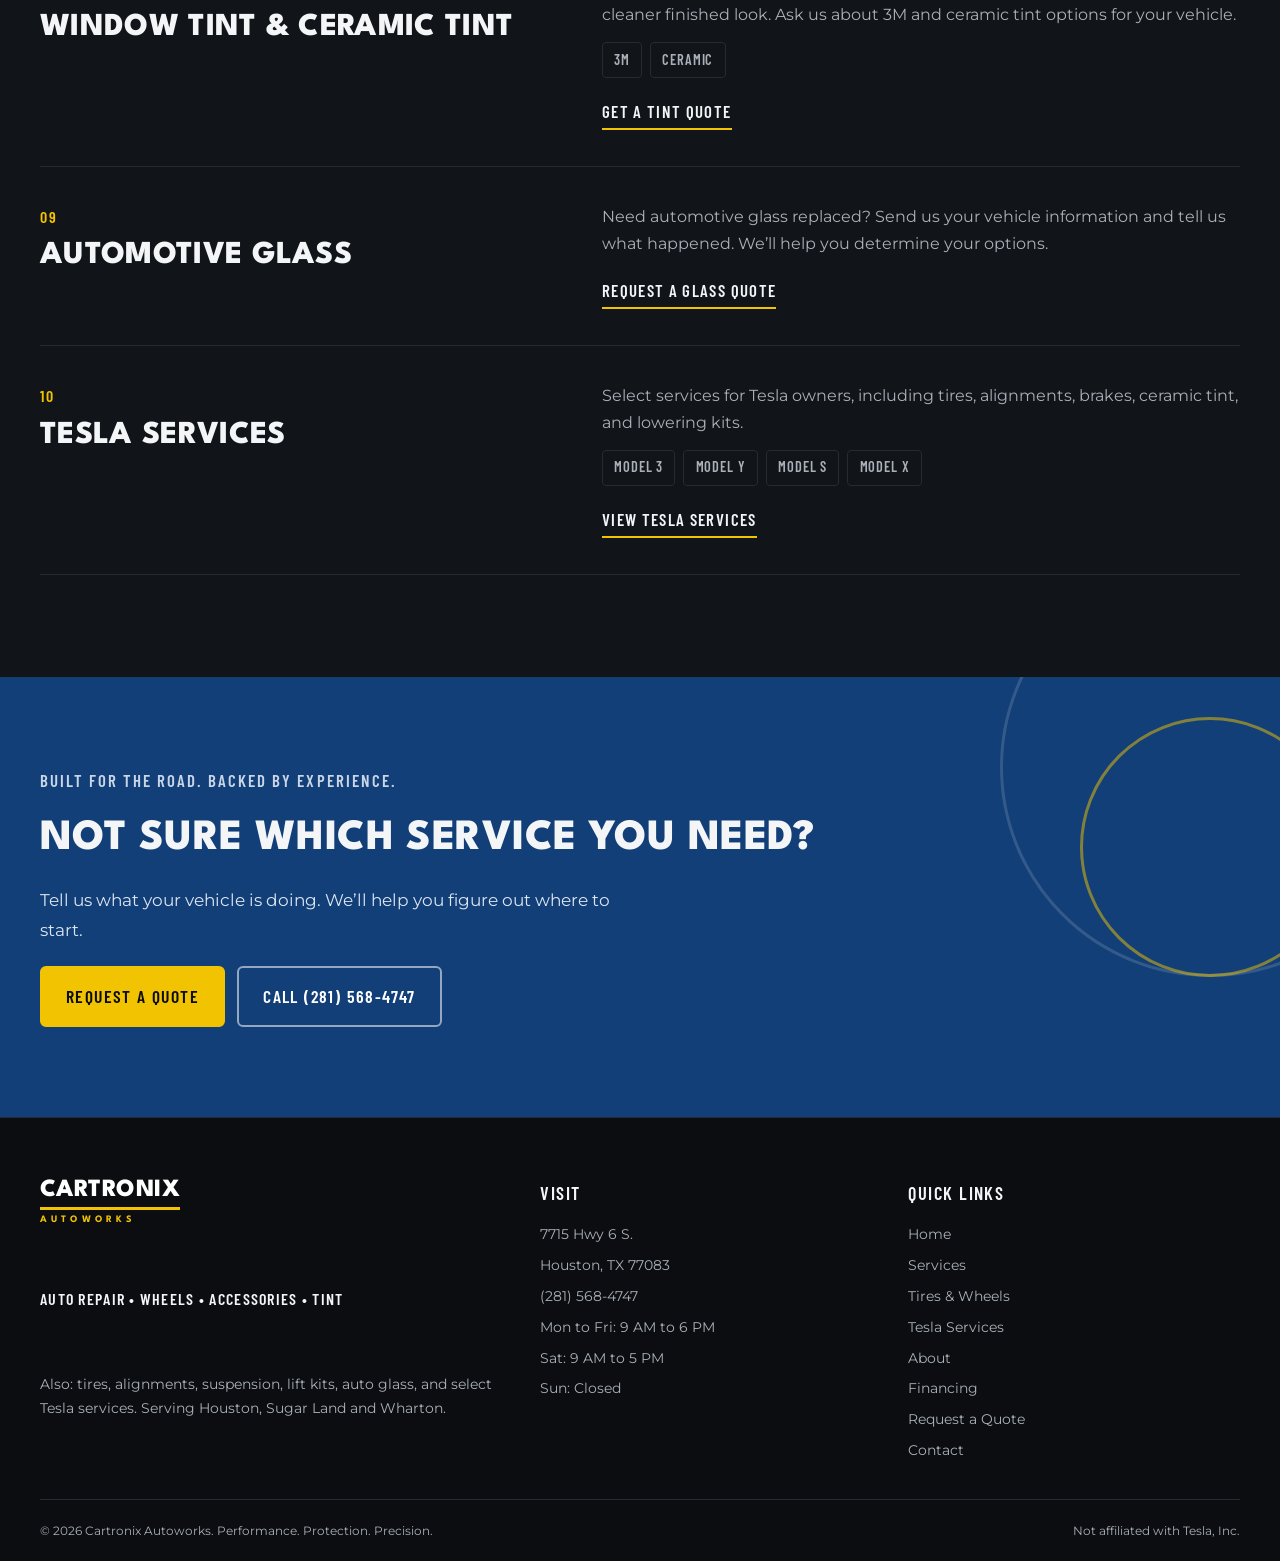
<file: services.html>
<!doctype html>
<html lang="en">
<head>
<meta charset="utf-8">
<meta name="viewport" content="width=device-width, initial-scale=1">
<title>Auto Repair &amp; Automotive Services Houston | Cartronix Autoworks</title>
<meta name="description" content="Explore auto repair and automotive services from Cartronix Autoworks in Houston including brakes, alignments, suspension, oil changes, tires, wheels, tint and more.">
<link rel="preconnect" href="https://fonts.googleapis.com">
<link rel="preconnect" href="https://fonts.gstatic.com" crossorigin>
<link rel="stylesheet" href="https://fonts.googleapis.com/css2?family=League+Spartan:wght@700;800&family=Barlow+Condensed:wght@600&family=Montserrat:wght@400;500;600&display=swap">
<link rel="stylesheet" href="styles.css">
</head>
<body>
<div class="section_topbar">
  <div class="padding-global"><div class="container-large topbar_inner">
    <span>7715 Hwy 6 S., Houston, TX 77083</span>
    <span>Mon to Fri 9 AM to 6 PM &middot; Sat 9 AM to 5 PM &middot; Sun closed</span>
  </div></div>
</div>
<header class="navbar">
  <div class="padding-global"><div class="container-large navbar_inner">
    <a href="index.html" class="logo" aria-label="Cartronix Autoworks home"><span class="logo_name">CARTRONIX</span><span class="logo_desc">AUTOWORKS</span></a>
    <ul class="navbar_menu" id="nav-menu"><li><a href="services.html" aria-current="page">Services</a></li><li><a href="tires-wheels.html">Tires &amp; Wheels</a></li><li><a href="tesla.html">Tesla</a></li><li><a href="about.html">About</a></li><li><a href="financing.html">Financing</a></li><li><a href="contact.html">Contact</a></li></ul>
    <div class="navbar_ctas">
      <a href="contact.html" class="navbar_phone"><svg class="icon" viewBox="0 0 24 24" fill="none" stroke="currentColor" stroke-width="2" aria-hidden="true"><path d="M22 16.9v3a2 2 0 0 1-2.2 2 19.8 19.8 0 0 1-8.6-3.1 19.5 19.5 0 0 1-6-6A19.8 19.8 0 0 1 2.1 4.2 2 2 0 0 1 4.1 2h3a2 2 0 0 1 2 1.7c.1.9.4 1.8.7 2.7a2 2 0 0 1-.5 2.1L8 9.8a16 16 0 0 0 6 6l1.3-1.3a2 2 0 0 1 2.1-.4c.9.3 1.8.6 2.7.7a2 2 0 0 1 1.7 2z"/></svg>(281) 568-4747</a>
      <a href="quote.html" class="button is-small">Book Service</a>
      <button class="navbar_burger" type="button" aria-label="Open menu" aria-controls="nav-menu" aria-expanded="false"><i></i><i></i><i></i></button>
    </div>
  </div></div>
</header>
<main id="top">
<section class="page_hero has-image is-left">
  <img class="page_hero_bg" src="https://images.pexels.com/photos/6870332/pexels-photo-6870332.jpeg?auto=compress&amp;cs=tinysrgb&amp;w=2000" alt="Technician running diagnostics on a car" onerror="this.remove()">
  <div class="page_hero_overlay" aria-hidden="true"></div>
  <div class="padding-global"><div class="container-large">
    <div class="page_hero_inner">
      <span class="breadcrumb"><a href="index.html">Home</a> / Services</span>
      <h1 class="heading-style-h1">Automotive Service for More Than Just the Basics</h1>
      <p>Your vehicle needs different things at different times: routine maintenance, a repair when something feels off, or an upgrade that makes it better. Cartronix Autoworks gives Houston drivers one place to handle all of it.</p>
      <div class="button-group"><a href="quote.html" class="button">Book Service</a><a href="contact.html" class="button is-secondary">Call (281) 568-4747</a></div>
    </div>
  </div></div>
</section><section class="section_plain">
  <div class="padding-global padding-section"><div class="container-large">
<div class="lead_block"><h2 class="heading-style-h2">Tell Us What Your Vehicle Needs</h2><p>Not sure exactly what service you need? That&rsquo;s okay. Tell us what you&rsquo;re experiencing, what you drive, and what you want to accomplish. We&rsquo;ll help you figure out the next step.</p></div>
  </div></div>
</section><section class="section_alt">
  <div class="padding-global padding-section"><div class="container-large">
<div class="svc_list"><article class="svc_item" id="auto-repair">
      <div class="svc_label"><span class="svc_num">01</span><h2 class="heading-style-h2" style="font-size:clamp(1.5rem,2.6vw,2rem)">General Auto Repair</h2></div>
      <div class="svc_body"><p>When something isn&rsquo;t working correctly, you need answers. Whether you&rsquo;re dealing with an obvious problem or simply know something doesn&rsquo;t feel right, our team can help you determine what your vehicle needs.</p><div class="svc_tags"><span>Diagnostics</span><span>General repair</span></div><a href="quote.html" class="text-link">Request auto repair</a></div>
    </article><article class="svc_item" id="brakes">
      <div class="svc_label"><span class="svc_num">02</span><h2 class="heading-style-h2" style="font-size:clamp(1.5rem,2.6vw,2rem)">Brake Service</h2></div>
      <div class="svc_body"><p>Your brakes are one of the most important systems on your vehicle. Unusual noises, vibration, reduced stopping performance, or brakes that are simply due for service? Don&rsquo;t ignore it. We&rsquo;ll help you determine the right next step.</p><div class="svc_tags"><span>Pads &amp; rotors</span><span>Inspections</span></div><a href="quote.html" class="text-link">Request brake service</a></div>
    </article><article class="svc_item" id="oil-changes">
      <div class="svc_label"><span class="svc_num">03</span><h2 class="heading-style-h2" style="font-size:clamp(1.5rem,2.6vw,2rem)">Oil Changes &amp; Routine Maintenance</h2></div>
      <div class="svc_body"><p>Regular maintenance helps protect your vehicle and reduces the chance of bigger problems later. Stay ahead of maintenance instead of reacting to problems.</p><div class="svc_tags"><span>Oil &amp; filter</span><span>Routine service</span></div><a href="quote.html" class="text-link">Schedule maintenance</a></div>
    </article><article class="svc_item" id="alignments">
      <div class="svc_label"><span class="svc_num">04</span><h2 class="heading-style-h2" style="font-size:clamp(1.5rem,2.6vw,2rem)">Wheel Alignments</h2></div>
      <div class="svc_body"><p>Does your vehicle pull to one side? Is your steering wheel off-center? Are your tires wearing unevenly? Alignment affects handling, tire life, and how your vehicle drives. We use Hunter alignment equipment to get things back where they belong.</p><div class="svc_tags"><span>Hunter alignment</span></div><a href="quote.html" class="text-link">Request an alignment</a></div>
    </article><article class="svc_item" id="suspension">
      <div class="svc_label"><span class="svc_num">05</span><h2 class="heading-style-h2" style="font-size:clamp(1.5rem,2.6vw,2rem)">Suspension Service</h2></div>
      <div class="svc_body"><p>Your suspension shapes ride quality, handling, stability, and tire wear. If your vehicle feels rough, unstable, or uneven, the suspension may need attention. We also work with customers looking to modify or upgrade their suspension.</p><div class="svc_tags"><span>Repair</span><span>Upgrades</span></div><a href="quote.html" class="text-link">Talk to us about suspension</a></div>
    </article><article class="svc_item" id="tires-wheels">
      <div class="svc_label"><span class="svc_num">06</span><h2 class="heading-style-h2" style="font-size:clamp(1.5rem,2.6vw,2rem)">Tires &amp; Wheels</h2></div>
      <div class="svc_body"><p>Your tires are where your vehicle meets the road. Whether you need replacements, better performance, or a different look, we&rsquo;ll help you explore tire and wheel options for your vehicle.</p><div class="svc_tags"><span>16+ tire brands</span><span>Custom wheels</span></div><a href="tires-wheels.html" class="text-link">View tires &amp; wheels</a></div>
    </article><article class="svc_item" id="lift-kits">
      <div class="svc_label"><span class="svc_num">07</span><h2 class="heading-style-h2" style="font-size:clamp(1.5rem,2.6vw,2rem)">Lift Kits &amp; Custom Upgrades</h2></div>
      <div class="svc_body"><p>Want more clearance, a stronger stance, or a completely different look? We offer lift kits, leveling kits, and accessories for drivers who want more from their truck, SUV, or Jeep.</p><div class="svc_tags"><span>Lift kits</span><span>Leveling kits</span><span>Accessories</span></div><a href="quote.html" class="text-link">Start your build</a></div>
    </article><article class="svc_item" id="tint">
      <div class="svc_label"><span class="svc_num">08</span><h2 class="heading-style-h2" style="font-size:clamp(1.5rem,2.6vw,2rem)">Window Tint &amp; Ceramic Tint</h2></div>
      <div class="svc_body"><p>Window tint improves privacy, reduces glare and heat, and gives your vehicle a cleaner finished look. Ask us about 3M and ceramic tint options for your vehicle.</p><div class="svc_tags"><span>3M</span><span>Ceramic</span></div><a href="quote.html" class="text-link">Get a tint quote</a></div>
    </article><article class="svc_item" id="auto-glass">
      <div class="svc_label"><span class="svc_num">09</span><h2 class="heading-style-h2" style="font-size:clamp(1.5rem,2.6vw,2rem)">Automotive Glass</h2></div>
      <div class="svc_body"><p>Need automotive glass replaced? Send us your vehicle information and tell us what happened. We&rsquo;ll help you determine your options.</p><a href="quote.html" class="text-link">Request a glass quote</a></div>
    </article><article class="svc_item" id="tesla">
      <div class="svc_label"><span class="svc_num">10</span><h2 class="heading-style-h2" style="font-size:clamp(1.5rem,2.6vw,2rem)">Tesla Services</h2></div>
      <div class="svc_body"><p>Select services for Tesla owners, including tires, alignments, brakes, ceramic tint, and lowering kits.</p><div class="svc_tags"><span>Model 3</span><span>Model Y</span><span>Model S</span><span>Model X</span></div><a href="tesla.html" class="text-link">View Tesla services</a></div>
    </article></div>
  </div></div>
</section><section class="section_cta">
  <div class="circle-crop" aria-hidden="true"></div>
  <div class="circle-crop is-2" aria-hidden="true"></div>
  <div class="padding-global"><div class="container-large cta_inner">
    <span class="cta_tagline">Built for the road. Backed by experience.</span>
    <h2 class="heading-style-h2">Not Sure Which Service You Need?</h2>
    <p>Tell us what your vehicle is doing. We&rsquo;ll help you figure out where to start.</p>
    <div class="button-group">
      <a href="quote.html" class="button">Request a Quote</a>
      <a href="contact.html" class="button is-secondary">Call (281) 568-4747</a>
    </div>
  </div></div>
</section>
</main>
<footer class="footer">
  <div class="padding-global"><div class="container-large">
    <div class="footer_grid">
      <div class="footer_brand">
        <a href="index.html" class="logo" aria-label="Cartronix Autoworks home"><span class="logo_name">CARTRONIX</span><span class="logo_desc">AUTOWORKS</span></a>
        <p class="footer_services">Auto Repair &bull; Wheels &bull; Accessories &bull; Tint</p>
        <p>Also: tires, alignments, suspension, lift kits, auto glass, and select Tesla services. Serving Houston, Sugar Land and Wharton.</p>
      </div>
      <div>
        <h3>Visit</h3>
        <ul><li>7715 Hwy 6 S.</li><li>Houston, TX 77083</li><li>(281) 568-4747</li><li>Mon to Fri: 9 AM to 6 PM</li><li>Sat: 9 AM to 5 PM</li><li>Sun: Closed</li></ul>
      </div>
      <div>
        <h3>Quick links</h3>
        <ul><li><a href="index.html">Home</a></li><li><a href="services.html">Services</a></li><li><a href="tires-wheels.html">Tires &amp; Wheels</a></li><li><a href="tesla.html">Tesla Services</a></li><li><a href="about.html">About</a></li><li><a href="financing.html">Financing</a></li><li><a href="quote.html">Request a Quote</a></li><li><a href="contact.html">Contact</a></li></ul>
      </div>
    </div>
    <div class="footer_bottom">
      <span>&copy; 2026 Cartronix Autoworks. Performance. Protection. Precision.</span>
      <span>Not affiliated with Tesla, Inc.</span>
    </div>
  </div></div>
</footer>
<nav class="mobile_bar" aria-label="Quick actions">
  <a href="contact.html" class="button is-secondary">Call</a>
  <a href="quote.html" class="button">Book Service</a>
</nav>
<script>
(function(){
  var b=document.querySelector('.navbar_burger'),m=document.getElementById('nav-menu');
  if(b&&m)b.addEventListener('click',function(){var o=m.classList.toggle('is-open');b.setAttribute('aria-expanded',o);});
  document.querySelectorAll('form[data-mock]').forEach(function(f){f.addEventListener('submit',function(e){e.preventDefault();var s=f.querySelector('.form_success');if(s)s.hidden=false;});});
})();
</script>
</body>
</html>
</file>
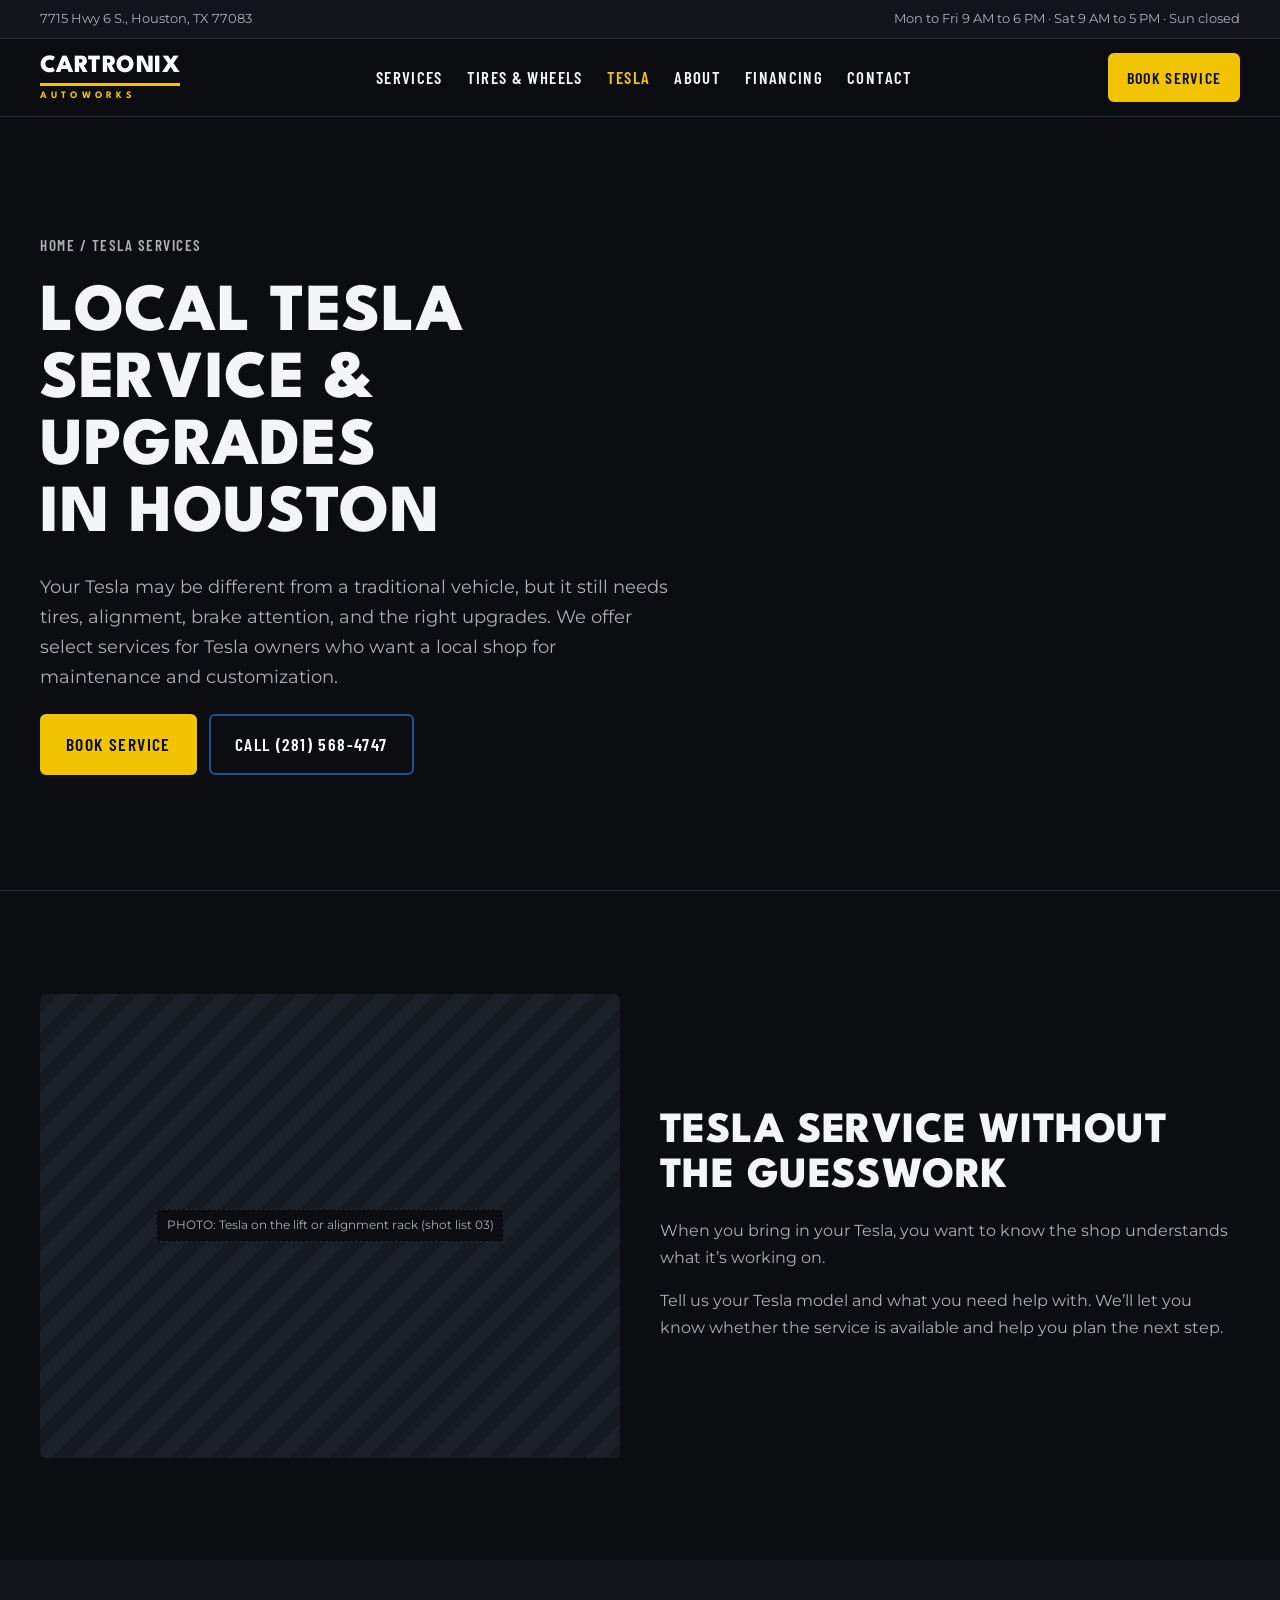
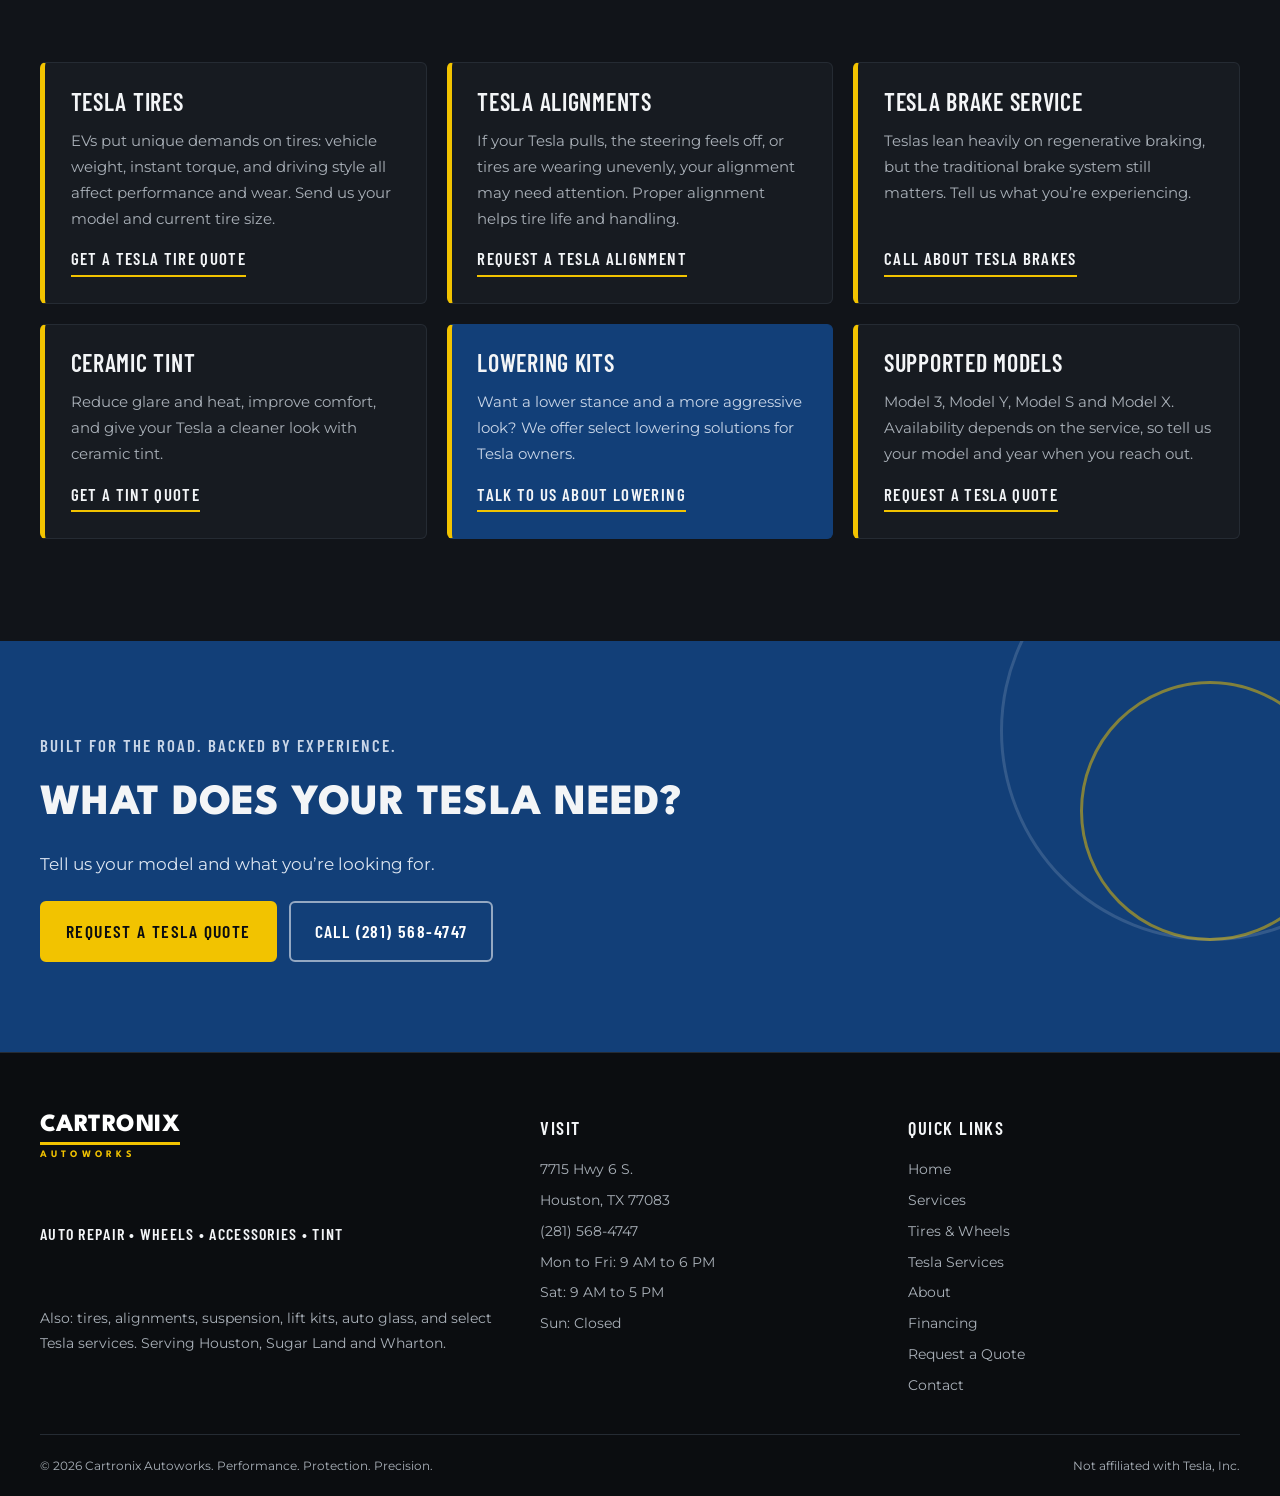
<file: tesla.html>
<!doctype html>
<html lang="en">
<head>
<meta charset="utf-8">
<meta name="viewport" content="width=device-width, initial-scale=1">
<title>Tesla Tires, Alignments, Tint &amp; Upgrades Houston | Cartronix Autoworks</title>
<meta name="description" content="Tesla tires, alignments, brake service, ceramic tint and lowering kits in Houston. Contact Cartronix Autoworks for select Tesla services.">
<link rel="preconnect" href="https://fonts.googleapis.com">
<link rel="preconnect" href="https://fonts.gstatic.com" crossorigin>
<link rel="stylesheet" href="https://fonts.googleapis.com/css2?family=League+Spartan:wght@700;800&family=Barlow+Condensed:wght@600&family=Montserrat:wght@400;500;600&display=swap">
<link rel="stylesheet" href="styles.css">
</head>
<body>
<div class="section_topbar">
  <div class="padding-global"><div class="container-large topbar_inner">
    <span>7715 Hwy 6 S., Houston, TX 77083</span>
    <span>Mon to Fri 9 AM to 6 PM &middot; Sat 9 AM to 5 PM &middot; Sun closed</span>
  </div></div>
</div>
<header class="navbar">
  <div class="padding-global"><div class="container-large navbar_inner">
    <a href="index.html" class="logo" aria-label="Cartronix Autoworks home"><span class="logo_name">CARTRONIX</span><span class="logo_desc">AUTOWORKS</span></a>
    <ul class="navbar_menu" id="nav-menu"><li><a href="services.html">Services</a></li><li><a href="tires-wheels.html">Tires &amp; Wheels</a></li><li><a href="tesla.html" aria-current="page">Tesla</a></li><li><a href="about.html">About</a></li><li><a href="financing.html">Financing</a></li><li><a href="contact.html">Contact</a></li></ul>
    <div class="navbar_ctas">
      <a href="contact.html" class="navbar_phone"><svg class="icon" viewBox="0 0 24 24" fill="none" stroke="currentColor" stroke-width="2" aria-hidden="true"><path d="M22 16.9v3a2 2 0 0 1-2.2 2 19.8 19.8 0 0 1-8.6-3.1 19.5 19.5 0 0 1-6-6A19.8 19.8 0 0 1 2.1 4.2 2 2 0 0 1 4.1 2h3a2 2 0 0 1 2 1.7c.1.9.4 1.8.7 2.7a2 2 0 0 1-.5 2.1L8 9.8a16 16 0 0 0 6 6l1.3-1.3a2 2 0 0 1 2.1-.4c.9.3 1.8.6 2.7.7a2 2 0 0 1 1.7 2z"/></svg>(281) 568-4747</a>
      <a href="quote.html" class="button is-small">Book Service</a>
      <button class="navbar_burger" type="button" aria-label="Open menu" aria-controls="nav-menu" aria-expanded="false"><i></i><i></i><i></i></button>
    </div>
  </div></div>
</header>
<main id="top">
<section class="page_hero has-image is-left">
  <img class="page_hero_bg" src="https://images.pexels.com/photos/11139552/pexels-photo-11139552.jpeg?auto=compress&amp;cs=tinysrgb&amp;w=2000" alt="White Tesla on the road" onerror="this.remove()">
  <div class="page_hero_overlay" aria-hidden="true"></div>
  <div class="padding-global"><div class="container-large">
    <div class="page_hero_inner">
      <span class="breadcrumb"><a href="index.html">Home</a> / Tesla Services</span>
      <h1 class="heading-style-h1">Local Tesla Service &amp; Upgrades in Houston</h1>
      <p>Your Tesla may be different from a traditional vehicle, but it still needs tires, alignment, brake attention, and the right upgrades. We offer select services for Tesla owners who want a local shop for maintenance and customization.</p>
      <div class="button-group"><a href="quote.html" class="button">Book Service</a><a href="contact.html" class="button is-secondary">Call (281) 568-4747</a></div>
    </div>
  </div></div>
</section><section class="section_plain">
  <div class="padding-global padding-section"><div class="container-large">
<div class="split"><div class="ph"><span>PHOTO: Tesla on the lift or alignment rack (shot list 03)</span><img src="https://images.pexels.com/photos/20019462/pexels-photo-20019462.jpeg?auto=compress&amp;cs=tinysrgb&amp;w=1200" alt="White Tesla Model Y" loading="lazy" onerror="this.remove()"></div>
<div class="split_text"><h2 class="heading-style-h2">Tesla Service Without the Guesswork</h2><p>When you bring in your Tesla, you want to know the shop understands what it&rsquo;s working on.</p><p>Tell us your Tesla model and what you need help with. We&rsquo;ll let you know whether the service is available and help you plan the next step.</p></div></div>
  </div></div>
</section><section class="section_alt">
  <div class="padding-global padding-section"><div class="container-large">
<div class="card_grid is-3"><article class="info_card " id="tires"><h3 class="heading-style-h3">Tesla Tires</h3><p>EVs put unique demands on tires: vehicle weight, instant torque, and driving style all affect performance and wear. Send us your model and current tire size.</p><a href="quote.html" class="text-link">Get a Tesla tire quote</a></article><article class="info_card " id="alignments"><h3 class="heading-style-h3">Tesla Alignments</h3><p>If your Tesla pulls, the steering feels off, or tires are wearing unevenly, your alignment may need attention. Proper alignment helps tire life and handling.</p><a href="quote.html" class="text-link">Request a Tesla alignment</a></article><article class="info_card " id="brakes"><h3 class="heading-style-h3">Tesla Brake Service</h3><p>Teslas lean heavily on regenerative braking, but the traditional brake system still matters. Tell us what you&rsquo;re experiencing.</p><a href="contact.html" class="text-link">Call about Tesla brakes</a></article><article class="info_card " id="tint"><h3 class="heading-style-h3">Ceramic Tint</h3><p>Reduce glare and heat, improve comfort, and give your Tesla a cleaner look with ceramic tint.</p><a href="quote.html" class="text-link">Get a tint quote</a></article><article class="info_card is-blue" id="lowering"><h3 class="heading-style-h3">Lowering Kits</h3><p>Want a lower stance and a more aggressive look? We offer select lowering solutions for Tesla owners.</p><a href="quote.html" class="text-link">Talk to us about lowering</a></article><article class="info_card "><h3 class="heading-style-h3">Supported Models</h3><p>Model 3, Model Y, Model S and Model X. Availability depends on the service, so tell us your model and year when you reach out.</p><a href="quote.html" class="text-link">Request a Tesla quote</a></article></div>
  </div></div>
</section><section class="section_cta">
  <div class="circle-crop" aria-hidden="true"></div>
  <div class="circle-crop is-2" aria-hidden="true"></div>
  <div class="padding-global"><div class="container-large cta_inner">
    <span class="cta_tagline">Built for the road. Backed by experience.</span>
    <h2 class="heading-style-h2">What Does Your Tesla Need?</h2>
    <p>Tell us your model and what you&rsquo;re looking for.</p>
    <div class="button-group">
      <a href="quote.html" class="button">Request a Tesla Quote</a>
      <a href="contact.html" class="button is-secondary">Call (281) 568-4747</a>
    </div>
  </div></div>
</section>
</main>
<footer class="footer">
  <div class="padding-global"><div class="container-large">
    <div class="footer_grid">
      <div class="footer_brand">
        <a href="index.html" class="logo" aria-label="Cartronix Autoworks home"><span class="logo_name">CARTRONIX</span><span class="logo_desc">AUTOWORKS</span></a>
        <p class="footer_services">Auto Repair &bull; Wheels &bull; Accessories &bull; Tint</p>
        <p>Also: tires, alignments, suspension, lift kits, auto glass, and select Tesla services. Serving Houston, Sugar Land and Wharton.</p>
      </div>
      <div>
        <h3>Visit</h3>
        <ul><li>7715 Hwy 6 S.</li><li>Houston, TX 77083</li><li>(281) 568-4747</li><li>Mon to Fri: 9 AM to 6 PM</li><li>Sat: 9 AM to 5 PM</li><li>Sun: Closed</li></ul>
      </div>
      <div>
        <h3>Quick links</h3>
        <ul><li><a href="index.html">Home</a></li><li><a href="services.html">Services</a></li><li><a href="tires-wheels.html">Tires &amp; Wheels</a></li><li><a href="tesla.html">Tesla Services</a></li><li><a href="about.html">About</a></li><li><a href="financing.html">Financing</a></li><li><a href="quote.html">Request a Quote</a></li><li><a href="contact.html">Contact</a></li></ul>
      </div>
    </div>
    <div class="footer_bottom">
      <span>&copy; 2026 Cartronix Autoworks. Performance. Protection. Precision.</span>
      <span>Not affiliated with Tesla, Inc.</span>
    </div>
  </div></div>
</footer>
<nav class="mobile_bar" aria-label="Quick actions">
  <a href="contact.html" class="button is-secondary">Call</a>
  <a href="quote.html" class="button">Book Service</a>
</nav>
<script>
(function(){
  var b=document.querySelector('.navbar_burger'),m=document.getElementById('nav-menu');
  if(b&&m)b.addEventListener('click',function(){var o=m.classList.toggle('is-open');b.setAttribute('aria-expanded',o);});
  document.querySelectorAll('form[data-mock]').forEach(function(f){f.addEventListener('submit',function(e){e.preventDefault();var s=f.querySelector('.form_success');if(s)s.hidden=false;});});
})();
</script>
</body>
</html>
</file>
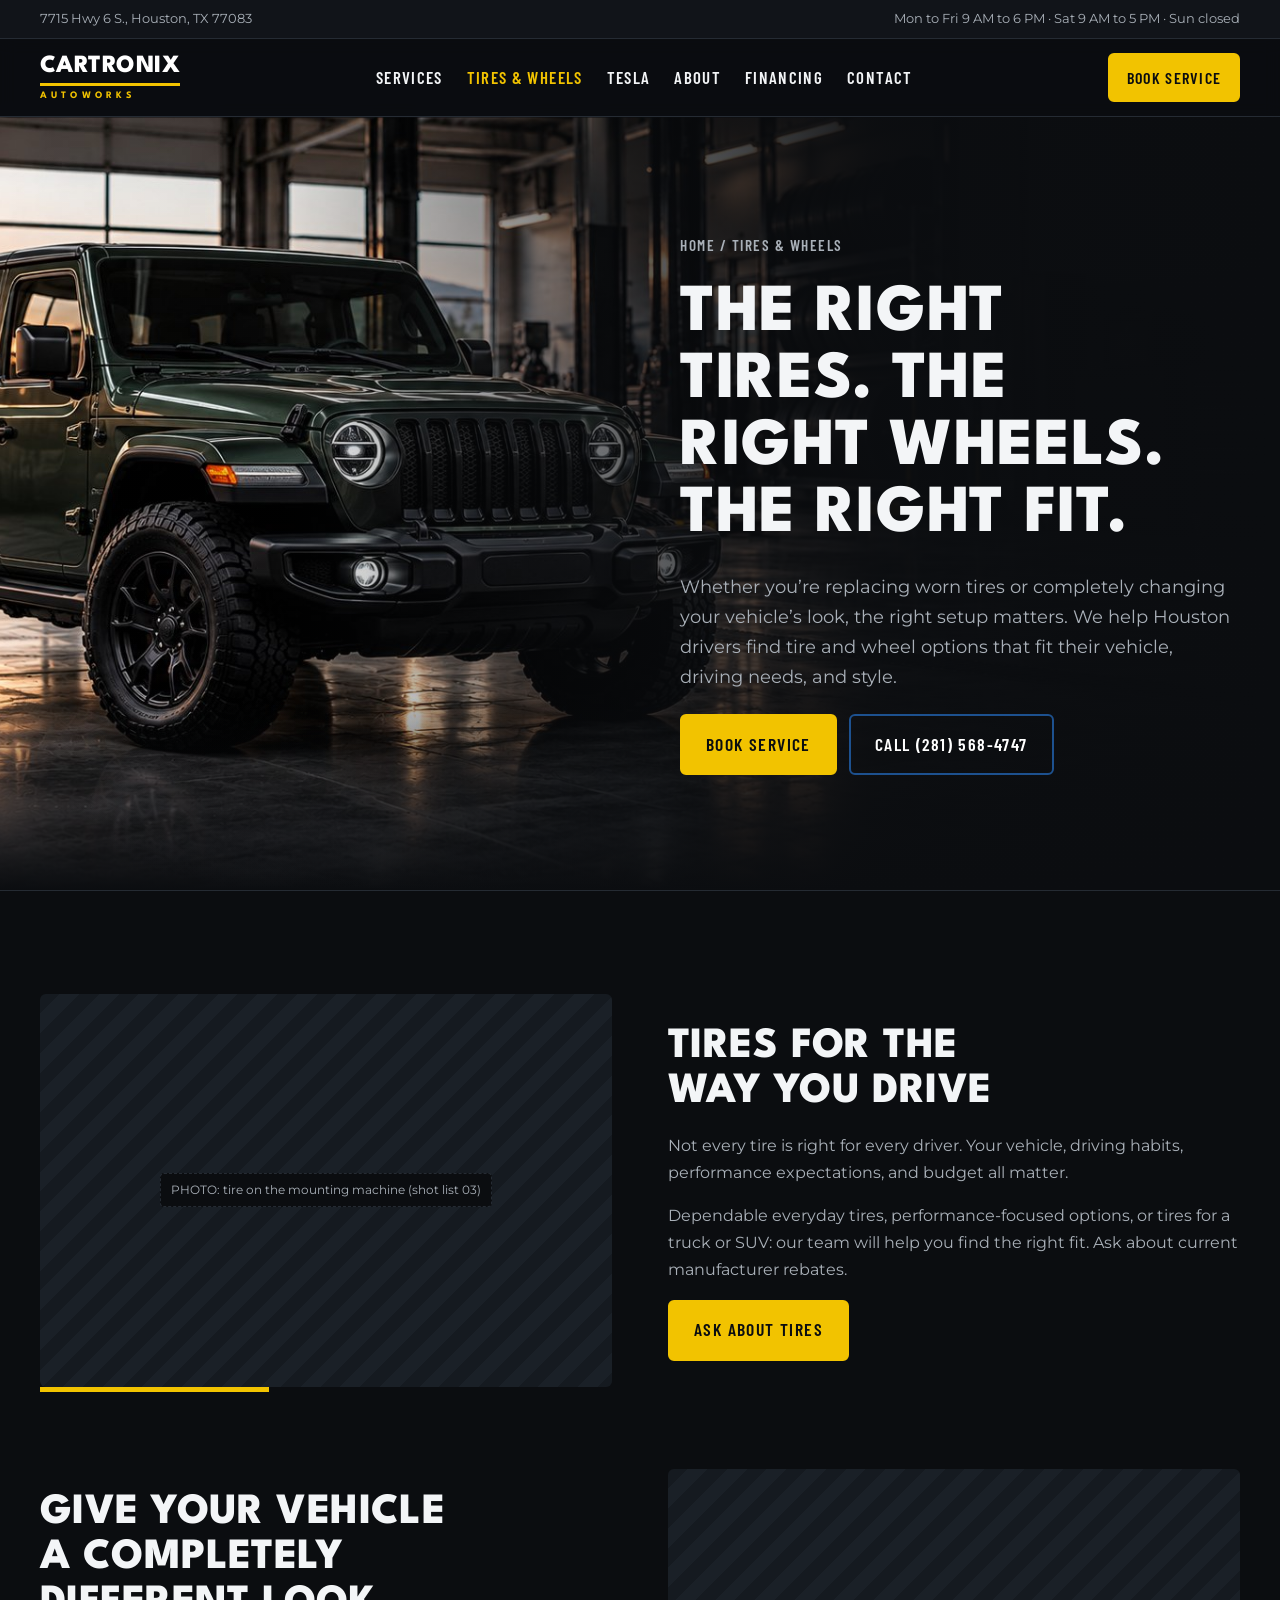
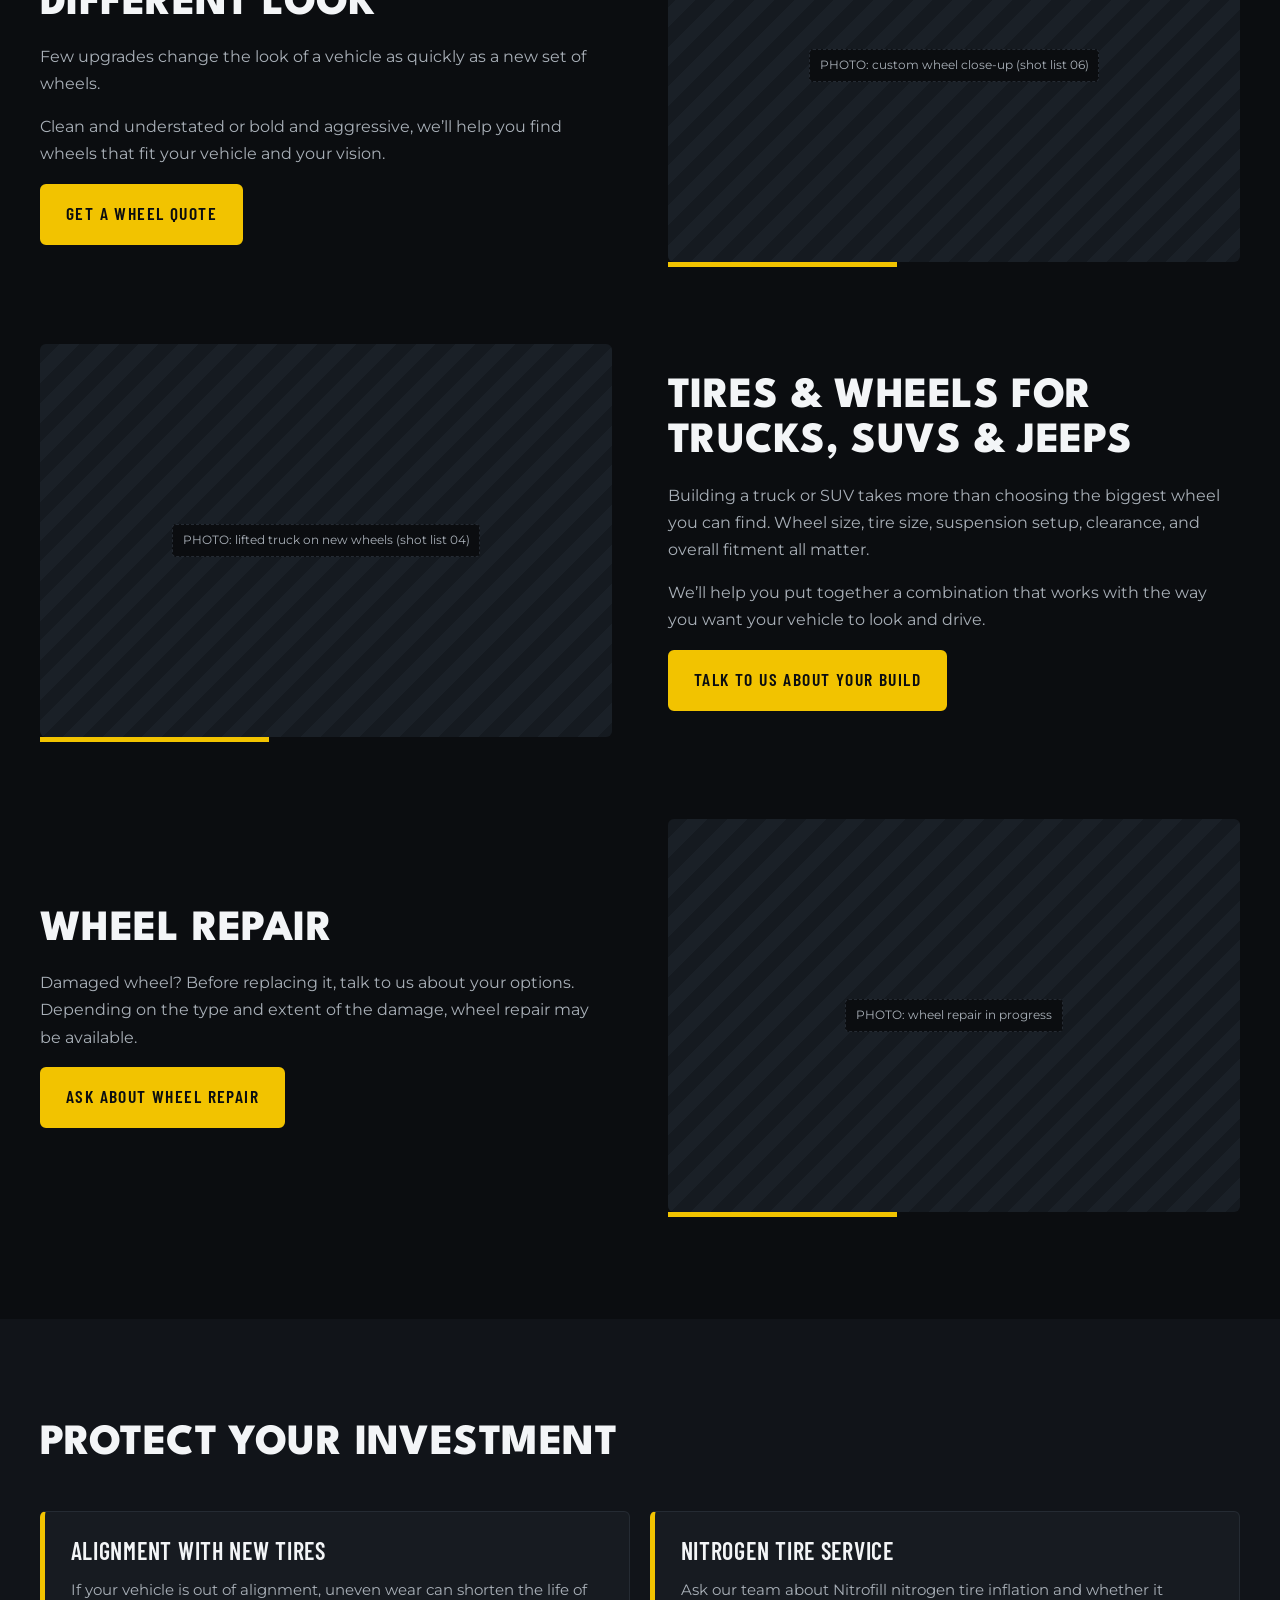
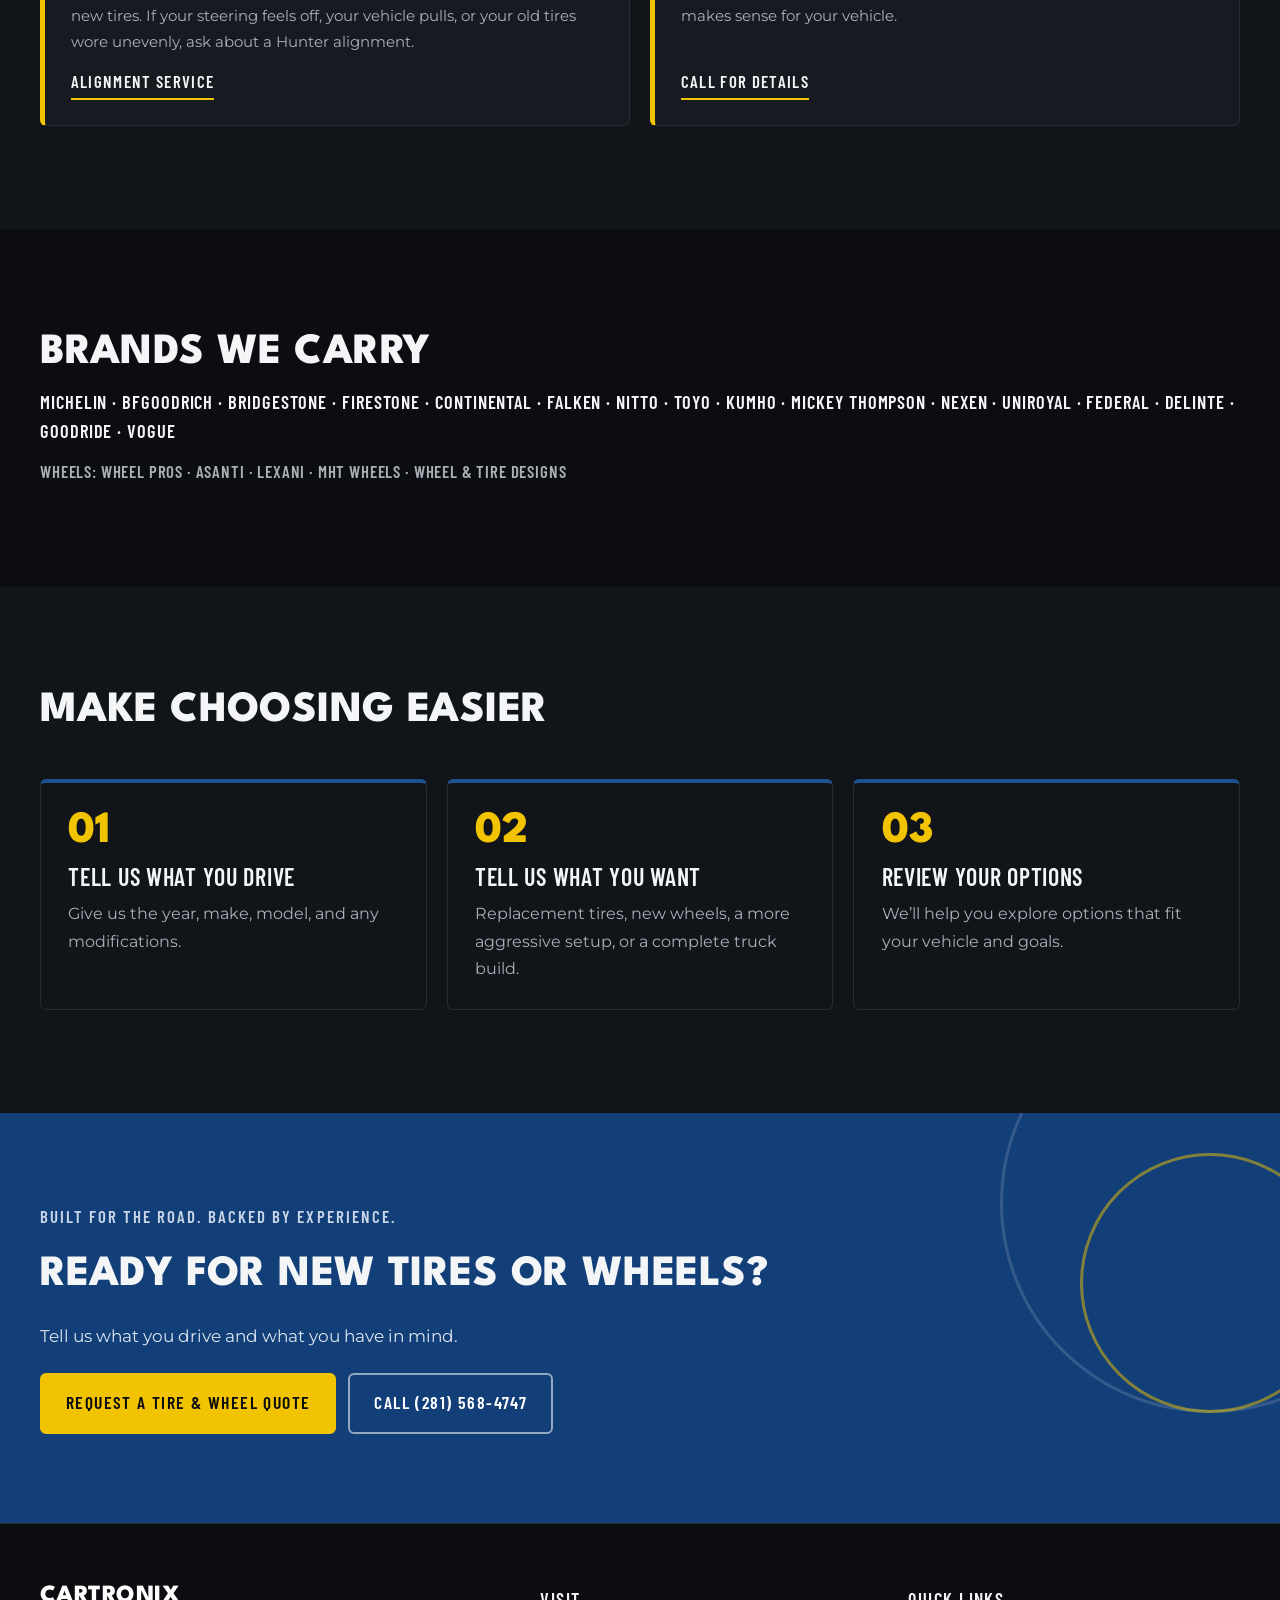
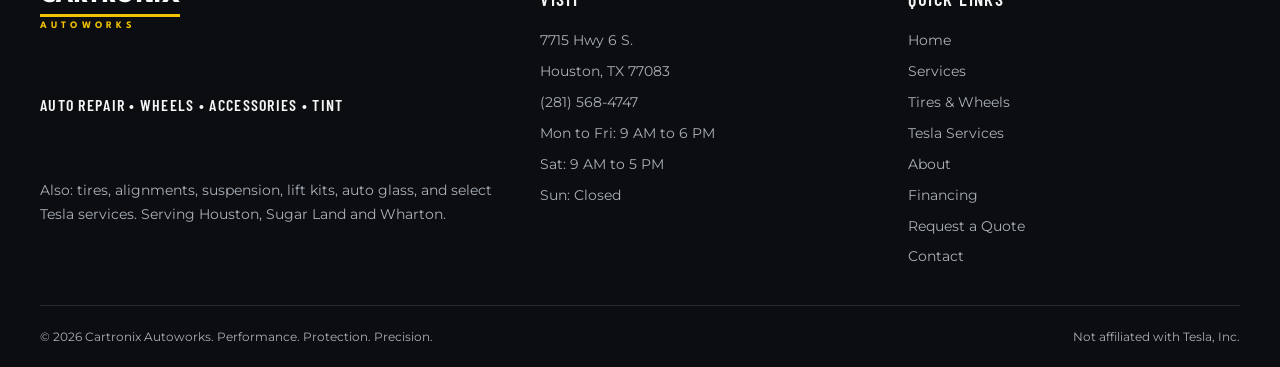
<file: tires-wheels.html>
<!doctype html>
<html lang="en">
<head>
<meta charset="utf-8">
<meta name="viewport" content="width=device-width, initial-scale=1">
<title>Tires &amp; Custom Wheels Houston | Cartronix Autoworks</title>
<meta name="description" content="Shop tires, custom wheels, rims, wheel repair and tire services at Cartronix Autoworks in Houston. Call today or request a tire and wheel quote.">
<link rel="preconnect" href="https://fonts.googleapis.com">
<link rel="preconnect" href="https://fonts.gstatic.com" crossorigin>
<link rel="stylesheet" href="https://fonts.googleapis.com/css2?family=League+Spartan:wght@700;800&family=Barlow+Condensed:wght@600&family=Montserrat:wght@400;500;600&display=swap">
<link rel="stylesheet" href="styles.css">
</head>
<body>
<div class="section_topbar">
  <div class="padding-global"><div class="container-large topbar_inner">
    <span>7715 Hwy 6 S., Houston, TX 77083</span>
    <span>Mon to Fri 9 AM to 6 PM &middot; Sat 9 AM to 5 PM &middot; Sun closed</span>
  </div></div>
</div>
<header class="navbar">
  <div class="padding-global"><div class="container-large navbar_inner">
    <a href="index.html" class="logo" aria-label="Cartronix Autoworks home"><span class="logo_name">CARTRONIX</span><span class="logo_desc">AUTOWORKS</span></a>
    <ul class="navbar_menu" id="nav-menu"><li><a href="services.html">Services</a></li><li><a href="tires-wheels.html" aria-current="page">Tires &amp; Wheels</a></li><li><a href="tesla.html">Tesla</a></li><li><a href="about.html">About</a></li><li><a href="financing.html">Financing</a></li><li><a href="contact.html">Contact</a></li></ul>
    <div class="navbar_ctas">
      <a href="contact.html" class="navbar_phone"><svg class="icon" viewBox="0 0 24 24" fill="none" stroke="currentColor" stroke-width="2" aria-hidden="true"><path d="M22 16.9v3a2 2 0 0 1-2.2 2 19.8 19.8 0 0 1-8.6-3.1 19.5 19.5 0 0 1-6-6A19.8 19.8 0 0 1 2.1 4.2 2 2 0 0 1 4.1 2h3a2 2 0 0 1 2 1.7c.1.9.4 1.8.7 2.7a2 2 0 0 1-.5 2.1L8 9.8a16 16 0 0 0 6 6l1.3-1.3a2 2 0 0 1 2.1-.4c.9.3 1.8.6 2.7.7a2 2 0 0 1 1.7 2z"/></svg>(281) 568-4747</a>
      <a href="quote.html" class="button is-small">Book Service</a>
      <button class="navbar_burger" type="button" aria-label="Open menu" aria-controls="nav-menu" aria-expanded="false"><i></i><i></i><i></i></button>
    </div>
  </div></div>
</header>
<main id="top">
<section class="page_hero has-image">
  <img class="page_hero_bg" src="images/jeep-garage.jpg" alt="Jeep Wrangler on black wheels and all-terrain tires in the Cartronix bay" onerror="this.remove()">
  <div class="page_hero_overlay" aria-hidden="true"></div>
  <div class="padding-global"><div class="container-large">
    <div class="page_hero_inner">
      <span class="breadcrumb"><a href="index.html">Home</a> / Tires &amp; Wheels</span>
      <h1 class="heading-style-h1">The Right Tires. The Right Wheels. The Right Fit.</h1>
      <p>Whether you&rsquo;re replacing worn tires or completely changing your vehicle&rsquo;s look, the right setup matters. We help Houston drivers find tire and wheel options that fit their vehicle, driving needs, and style.</p>
      <div class="button-group"><a href="quote.html" class="button">Book Service</a><a href="contact.html" class="button is-secondary">Call (281) 568-4747</a></div>
    </div>
  </div></div>
</section><section class="section_plain">
  <div class="padding-global padding-section"><div class="container-large">
<div class="feature_list"><div class="feature_row" id="tires">
      <div class="feature_media"><div class="ph"><span>PHOTO: tire on the mounting machine (shot list 03)</span><img src="https://images.pexels.com/photos/3807167/pexels-photo-3807167.jpeg?auto=compress&amp;cs=tinysrgb&amp;w=1200" alt="PHOTO: tire on the mounting machine (shot list 03)" loading="lazy" onerror="this.remove()"></div></div>
      <div class="feature_text"><h2 class="heading-style-h2">Tires for the Way You Drive</h2><p>Not every tire is right for every driver. Your vehicle, driving habits, performance expectations, and budget all matter.</p><p>Dependable everyday tires, performance-focused options, or tires for a truck or SUV: our team will help you find the right fit. Ask about current manufacturer rebates.</p><div><a href="quote.html" class="button">Ask about tires</a></div></div>
    </div><div class="feature_row" id="wheels">
      <div class="feature_media"><div class="ph"><span>PHOTO: custom wheel close-up (shot list 06)</span><img src="https://images.pexels.com/photos/17110820/pexels-photo-17110820.jpeg?auto=compress&amp;cs=tinysrgb&amp;w=1200" alt="PHOTO: custom wheel close-up (shot list 06)" loading="lazy" onerror="this.remove()"></div></div>
      <div class="feature_text"><h2 class="heading-style-h2">Give Your Vehicle a Completely Different Look</h2><p>Few upgrades change the look of a vehicle as quickly as a new set of wheels.</p><p>Clean and understated or bold and aggressive, we&rsquo;ll help you find wheels that fit your vehicle and your vision.</p><div><a href="quote.html" class="button">Get a wheel quote</a></div></div>
    </div><div class="feature_row" id="trucks">
      <div class="feature_media"><div class="ph"><span>PHOTO: lifted truck on new wheels (shot list 04)</span><img src="https://images.pexels.com/photos/33395993/pexels-photo-33395993.jpeg?auto=compress&amp;cs=tinysrgb&amp;w=1200" alt="PHOTO: lifted truck on new wheels (shot list 04)" loading="lazy" onerror="this.remove()"></div></div>
      <div class="feature_text"><h2 class="heading-style-h2">Tires &amp; Wheels for Trucks, SUVs &amp; Jeeps</h2><p>Building a truck or SUV takes more than choosing the biggest wheel you can find. Wheel size, tire size, suspension setup, clearance, and overall fitment all matter.</p><p>We&rsquo;ll help you put together a combination that works with the way you want your vehicle to look and drive.</p><div><a href="quote.html" class="button">Talk to us about your build</a></div></div>
    </div><div class="feature_row" id="wheel-repair">
      <div class="feature_media"><div class="ph"><span>PHOTO: wheel repair in progress</span><img src="https://images.pexels.com/photos/10123980/pexels-photo-10123980.jpeg?auto=compress&amp;cs=tinysrgb&amp;w=1200" alt="PHOTO: wheel repair in progress" loading="lazy" onerror="this.remove()"></div></div>
      <div class="feature_text"><h2 class="heading-style-h2">Wheel Repair</h2><p>Damaged wheel? Before replacing it, talk to us about your options. Depending on the type and extent of the damage, wheel repair may be available.</p><div><a href="quote.html" class="button">Ask about wheel repair</a></div></div>
    </div></div>
  </div></div>
</section><section class="section_alt">
  <div class="padding-global padding-section"><div class="container-large">
<div class="section_head"><div><h2 class="heading-style-h2">Protect Your Investment</h2></div></div>
<div class="card_grid"><article class="info_card " id="alignments"><h3 class="heading-style-h3">Alignment With New Tires</h3><p>If your vehicle is out of alignment, uneven wear can shorten the life of new tires. If your steering feels off, your vehicle pulls, or your old tires wore unevenly, ask about a Hunter alignment.</p><a href="services.html#alignments" class="text-link">Alignment service</a></article><article class="info_card " id="nitrogen"><h3 class="heading-style-h3">Nitrogen Tire Service</h3><p>Ask our team about Nitrofill nitrogen tire inflation and whether it makes sense for your vehicle.</p><a href="contact.html" class="text-link">Call for details</a></article></div>
  </div></div>
</section><section class="section_plain">
  <div class="padding-global padding-section"><div class="container-large">
<div class="brands" style="margin-top:0;padding-top:0;border-top:0">
      <h2 class="heading-style-h2">Brands We Carry</h2>
      <p>Michelin &middot; BFGoodrich &middot; Bridgestone &middot; Firestone &middot; Continental &middot; Falken &middot; Nitto &middot; Toyo &middot; Kumho &middot; Mickey Thompson &middot; Nexen &middot; Uniroyal &middot; Federal &middot; Delinte &middot; Goodride &middot; Vogue</p>
      <p class="brands_wheels">Wheels: Wheel Pros &middot; Asanti &middot; Lexani &middot; MHT Wheels &middot; Wheel &amp; Tire Designs</p>
    </div>
  </div></div>
</section><section class="section_alt">
  <div class="padding-global padding-section"><div class="container-large">
<div class="section_head"><div><h2 class="heading-style-h2">Make Choosing Easier</h2></div></div><div class="process_grid"><div class="process_step"><span class="process_num">01</span><h3 class="heading-style-h3">Tell Us What You Drive</h3><p>Give us the year, make, model, and any modifications.</p></div><div class="process_step"><span class="process_num">02</span><h3 class="heading-style-h3">Tell Us What You Want</h3><p>Replacement tires, new wheels, a more aggressive setup, or a complete truck build.</p></div><div class="process_step"><span class="process_num">03</span><h3 class="heading-style-h3">Review Your Options</h3><p>We&rsquo;ll help you explore options that fit your vehicle and goals.</p></div></div>
  </div></div>
</section><section class="section_cta">
  <div class="circle-crop" aria-hidden="true"></div>
  <div class="circle-crop is-2" aria-hidden="true"></div>
  <div class="padding-global"><div class="container-large cta_inner">
    <span class="cta_tagline">Built for the road. Backed by experience.</span>
    <h2 class="heading-style-h2">Ready for New Tires or Wheels?</h2>
    <p>Tell us what you drive and what you have in mind.</p>
    <div class="button-group">
      <a href="quote.html" class="button">Request a Tire &amp; Wheel Quote</a>
      <a href="contact.html" class="button is-secondary">Call (281) 568-4747</a>
    </div>
  </div></div>
</section>
</main>
<footer class="footer">
  <div class="padding-global"><div class="container-large">
    <div class="footer_grid">
      <div class="footer_brand">
        <a href="index.html" class="logo" aria-label="Cartronix Autoworks home"><span class="logo_name">CARTRONIX</span><span class="logo_desc">AUTOWORKS</span></a>
        <p class="footer_services">Auto Repair &bull; Wheels &bull; Accessories &bull; Tint</p>
        <p>Also: tires, alignments, suspension, lift kits, auto glass, and select Tesla services. Serving Houston, Sugar Land and Wharton.</p>
      </div>
      <div>
        <h3>Visit</h3>
        <ul><li>7715 Hwy 6 S.</li><li>Houston, TX 77083</li><li>(281) 568-4747</li><li>Mon to Fri: 9 AM to 6 PM</li><li>Sat: 9 AM to 5 PM</li><li>Sun: Closed</li></ul>
      </div>
      <div>
        <h3>Quick links</h3>
        <ul><li><a href="index.html">Home</a></li><li><a href="services.html">Services</a></li><li><a href="tires-wheels.html">Tires &amp; Wheels</a></li><li><a href="tesla.html">Tesla Services</a></li><li><a href="about.html">About</a></li><li><a href="financing.html">Financing</a></li><li><a href="quote.html">Request a Quote</a></li><li><a href="contact.html">Contact</a></li></ul>
      </div>
    </div>
    <div class="footer_bottom">
      <span>&copy; 2026 Cartronix Autoworks. Performance. Protection. Precision.</span>
      <span>Not affiliated with Tesla, Inc.</span>
    </div>
  </div></div>
</footer>
<nav class="mobile_bar" aria-label="Quick actions">
  <a href="contact.html" class="button is-secondary">Call</a>
  <a href="quote.html" class="button">Book Service</a>
</nav>
<script>
(function(){
  var b=document.querySelector('.navbar_burger'),m=document.getElementById('nav-menu');
  if(b&&m)b.addEventListener('click',function(){var o=m.classList.toggle('is-open');b.setAttribute('aria-expanded',o);});
  document.querySelectorAll('form[data-mock]').forEach(function(f){f.addEventListener('submit',function(e){e.preventDefault();var s=f.querySelector('.form_success');if(s)s.hidden=false;});});
})();
</script>
</body>
</html>
</file>
<file: styles.css>
/* Brand Guide Draft 01: dark storefront. Black 60% anchors, Cartronix Blue 15% carries recognition, Heritage Yellow 5% for buttons/highlights only, Steel Gray 10%, White 10%. Single dark theme by design. */
:root{
  --black:#0B0D10; --surface:#111419; --surface-2:#171B21; --line:#252B33;
  --blue:#123F78; --blue-line:#1D518F; --yellow:#F2C300; --steel:#737B84; --white:#FFFFFF;
  --text:#F3F5F7; --text-muted:#A9B0B8;
  --f-head:"League Spartan","Arial Black",Arial,sans-serif;
  --f-label:"Barlow Condensed","Arial Narrow",Arial,sans-serif;
  --f-body:"Montserrat",system-ui,-apple-system,"Segoe UI",sans-serif;
  --radius:6px;
  color-scheme:dark;
}
*{box-sizing:border-box}
body{background:var(--black);color:var(--text);font-family:var(--f-body);font-size:1rem;line-height:1.7;margin:0}
a{color:inherit}
h1,h2,h3{margin:0;text-wrap:balance}
p{margin:0}
.padding-global{padding-inline:clamp(16px,4vw,40px)}
.container-large{max-width:1200px;margin-inline:auto}
.padding-section{padding-block:clamp(64px,8vw,112px)}
.heading-style-h1{font-family:var(--f-head);font-weight:800;text-transform:uppercase;font-size:clamp(2.4rem,5.4vw,4.2rem);line-height:1;letter-spacing:.01em}
.heading-style-h2{font-family:var(--f-head);font-weight:800;text-transform:uppercase;font-size:clamp(1.8rem,3.6vw,2.7rem);line-height:1.05;letter-spacing:.01em}
.heading-style-h3{font-family:var(--f-label);font-weight:600;text-transform:uppercase;font-size:1.5rem;line-height:1.1;letter-spacing:.03em}
.text-muted{color:var(--text-muted)}
.max-w{max-width:60ch}

/* Buttons: yellow is the action color */
.button{display:inline-flex;align-items:center;justify-content:center;gap:.5rem;font-family:var(--f-label);font-weight:600;font-size:1.1rem;letter-spacing:.08em;text-transform:uppercase;text-decoration:none;padding:.85rem 1.5rem;border-radius:var(--radius);border:2px solid var(--yellow);background:var(--yellow);color:var(--black);cursor:pointer;transition:transform .15s ease,background .15s ease,border-color .15s ease}
.button:hover{transform:translateY(-1px)}
.button.is-secondary{background:transparent;color:var(--white);border-color:var(--blue-line)}
.button.is-secondary:hover{border-color:var(--white)}
.button.is-small{font-size:1rem;padding:.55rem 1.05rem}
.button-group{display:flex;flex-wrap:wrap;gap:.75rem}
.button:focus-visible,a:focus-visible,summary:focus-visible,input:focus-visible,select:focus-visible,textarea:focus-visible{outline:3px solid var(--yellow);outline-offset:2px}
.text-link{font-family:var(--f-label);font-weight:600;letter-spacing:.08em;text-transform:uppercase;text-decoration:none;border-bottom:2px solid var(--yellow);padding-bottom:2px;font-size:1.05rem}
.icon{width:1.05em;height:1.05em;flex:none}

/* Logo (text build of the Draft 01 wordmark; swap for final SVG) */
.logo{display:inline-flex;flex-direction:column;gap:.3rem;text-decoration:none;line-height:1}
.logo_name{font-family:var(--f-head);font-weight:800;font-size:1.55rem;letter-spacing:.02em;color:var(--white);padding-bottom:.28rem;border-bottom:3px solid var(--yellow)}
.logo_desc{font-family:var(--f-head);font-weight:700;font-size:.62rem;letter-spacing:.42em;color:var(--yellow)}

/* Graphic motifs: straight speed lines, cropped circles */
.speedlines{display:grid;gap:12px;justify-items:end;width:min(300px,60%)}
.speedlines i{display:block;height:5px;width:100%;background:var(--blue-line)}
.speedlines i:last-child{width:45%;background:var(--yellow)}
.circle-crop{position:absolute;border:3px solid var(--blue-line);border-radius:50%;pointer-events:none}

/* Placeholders & photos */
.ph{position:relative;overflow:hidden;border-radius:var(--radius);background:repeating-linear-gradient(135deg,#151A20 0 14px,#1A2027 14px 28px);color:var(--text-muted);display:flex;align-items:center;justify-content:center;text-align:center;padding:1rem;font-size:.75rem;max-width:100%}
.ph span{background:var(--black);padding:.35rem .6rem;border-radius:4px;border:1px dashed var(--line)}
.ph img{position:absolute;inset:0;width:100%;height:100%;object-fit:cover}

/* Top bar + nav */
.section_topbar{background:var(--surface);color:var(--text-muted);font-size:.8rem;border-bottom:1px solid var(--line)}
.topbar_inner{display:flex;flex-wrap:wrap;gap:.3rem 1.5rem;justify-content:space-between;padding-block:.5rem}
.navbar{position:sticky;top:env(safe-area-inset-top,0px);z-index:50;background:rgba(11,13,16,.94);backdrop-filter:blur(8px);border-bottom:1px solid var(--line)}
.navbar_inner{display:flex;align-items:center;justify-content:space-between;gap:1rem;padding-block:.9rem}
.navbar_menu{display:none;gap:2rem;list-style:none;margin:0;padding:0;font-family:var(--f-label);font-weight:600;font-size:1.05rem;letter-spacing:.08em;text-transform:uppercase}
.navbar_menu a{text-decoration:none;color:var(--text)}
.navbar_menu a:hover{color:var(--yellow)}
.navbar_ctas{display:flex;gap:1rem;align-items:center}
.navbar_phone{display:none;align-items:center;gap:.4rem;font-family:var(--f-label);font-weight:600;font-size:1.1rem;letter-spacing:.04em;text-decoration:none}
.navbar_burger{display:inline-flex;flex-direction:column;gap:5px;padding:10px;background:none;border:1px solid var(--line);border-radius:var(--radius);cursor:pointer}
.navbar_burger i{display:block;width:20px;height:2px;background:var(--white)}
@media (min-width:992px){.navbar_menu{display:flex}.navbar_burger{display:none}.navbar_phone{display:inline-flex}}
@media (max-width:479px){.navbar_ctas .button{display:none}}

/* Hero (Website Direction, page 06) */
.section_hero{position:relative;overflow:hidden}
.hero_grid{display:grid;gap:3rem;align-items:center;padding-block:clamp(56px,7vw,96px) 2.5rem}
@media (min-width:992px){.hero_grid{grid-template-columns:1fr 1fr}}
.hero_content{display:grid;gap:1.5rem;min-width:0}
.hero_lede{color:var(--text-muted);font-size:1.1rem;max-width:46ch}
.hero_media{position:relative;min-width:0}
.hero_media .ph{aspect-ratio:4/3;width:100%;border-radius:var(--radius) var(--radius) 0 0}
.hero_media::after{content:"";display:block;height:5px;background:var(--yellow)}
.hero_media .speedlines{position:absolute;top:-34px;right:0}
.hero_tiles{display:grid;gap:1rem;grid-template-columns:repeat(2,minmax(0,1fr));padding-bottom:clamp(56px,7vw,88px)}
@media (min-width:768px){.hero_tiles{grid-template-columns:repeat(4,minmax(0,1fr))}}
.hero_tile{display:flex;align-items:center;justify-content:center;min-height:72px;padding:1rem;background:var(--surface-2);border-left:5px solid var(--yellow);border-radius:4px;font-family:var(--f-label);font-weight:600;font-size:1.15rem;letter-spacing:.08em;text-transform:uppercase;text-decoration:none;text-align:center;transition:background .15s ease}
.hero_tile:hover{background:#1E242C}

.section_hero{position:relative;overflow:hidden;isolation:isolate}
.hero_bg{position:absolute;inset:0;width:100%;height:100%;object-fit:cover;object-position:72% 50%;z-index:-2}
.hero_overlay{position:absolute;inset:0;z-index:-1;background:linear-gradient(90deg,#0B0D10 0%,rgba(11,13,16,.96) 28%,rgba(11,13,16,.6) 50%,rgba(11,13,16,.08) 72%,rgba(11,13,16,0) 100%),linear-gradient(0deg,#0B0D10 0%,rgba(11,13,16,0) 30%)}
@media (max-width:991px){.hero_bg{object-position:70% 50%}.hero_overlay{background:linear-gradient(0deg,#0B0D10 0%,rgba(11,13,16,.85) 45%,rgba(11,13,16,.55) 100%)}}
.hero_lines{position:absolute;top:44px;right:clamp(16px,4vw,40px);z-index:0}
.hero_grid{grid-template-columns:minmax(0,620px)!important;min-height:min(72vh,640px);align-content:center}

/* Trust band (blue = recognition) */
.section_trust{background:var(--blue)}
.trust_grid{display:grid;grid-template-columns:repeat(2,minmax(0,1fr));gap:1.5rem 1rem;padding-block:1.75rem}
@media (min-width:768px){.trust_grid{grid-template-columns:repeat(4,minmax(0,1fr))}}
.trust_item{display:grid;gap:.15rem}
.trust_value{font-family:var(--f-head);font-weight:800;font-size:1.7rem;line-height:1.1;color:var(--white)}
.trust_value .star{color:var(--yellow)}
.trust_label{font-size:.82rem;color:#C9D6E8;line-height:1.35}

/* Intro */
.intro_grid{display:grid;gap:2.5rem}
@media (min-width:992px){.intro_grid{grid-template-columns:1fr 1fr;align-items:start}}
.intro_text{display:grid;gap:1.1rem;min-width:0}
.symptoms{list-style:none;margin:0;padding:0;display:grid;gap:.6rem}
.symptom{display:flex;gap:1rem;align-items:center;background:var(--surface);border:1px solid var(--line);border-radius:var(--radius);padding:1rem 1.15rem;font-weight:500}
.symptom_tag{font-family:var(--f-label);font-weight:600;font-size:.95rem;letter-spacing:.08em;text-transform:uppercase;color:var(--text-muted);min-width:5.5rem}

.section_intro{position:relative;overflow:hidden;isolation:isolate}
.intro_bg{position:absolute;inset:0;width:100%;height:100%;object-fit:cover;object-position:0% 50%;z-index:-2}
.intro_overlay{position:absolute;inset:0;z-index:-1;background:linear-gradient(270deg,#0B0D10 0%,rgba(11,13,16,.95) 30%,rgba(11,13,16,.55) 52%,rgba(11,13,16,.05) 75%,rgba(11,13,16,0) 100%),linear-gradient(0deg,#0B0D10 0%,rgba(11,13,16,0) 22%),linear-gradient(180deg,#0B0D10 0%,rgba(11,13,16,0) 18%)}
@media (max-width:991px){.intro_overlay{background:linear-gradient(0deg,#0B0D10 0%,rgba(11,13,16,.85) 50%,rgba(11,13,16,.55) 100%)}}
.intro_grid{grid-template-columns:minmax(0,540px)!important;min-height:min(70vh,620px);align-content:center;justify-content:end}
@media (max-width:991px){.intro_grid{justify-content:start}}

/* Services */
.section_services{background:var(--surface)}
.section_head{display:flex;flex-wrap:wrap;justify-content:space-between;align-items:end;gap:1.25rem;margin-bottom:2.75rem}
.section_head > div{display:grid;gap:.75rem;min-width:0}
.services_grid{display:grid;gap:1.25rem}
@media (min-width:640px){.services_grid{grid-template-columns:repeat(2,minmax(0,1fr))}}
@media (min-width:992px){.services_grid{grid-template-columns:repeat(3,minmax(0,1fr))}}
.service_card{display:flex;flex-direction:column;background:var(--surface-2);border:1px solid var(--line);border-radius:var(--radius);overflow:hidden;min-width:0}
.service_card .ph{aspect-ratio:16/10;border-radius:0}
.service_body{display:flex;flex-direction:column;gap:.7rem;padding:1.4rem 1.4rem 1.6rem;flex:1}
.service_body p{color:var(--text-muted);font-size:.95rem}
.service_body .text-link{margin-top:auto;align-self:flex-start}
.service_card.is-feature{background:var(--blue);border-color:var(--blue)}
.service_card.is-feature p{color:#C9D6E8}

.brands{margin-top:2.75rem;padding-top:2rem;border-top:1px solid var(--line);display:grid;gap:.7rem}
.brands p{color:var(--text);font-family:var(--f-label);font-weight:600;font-size:1.15rem;letter-spacing:.05em;text-transform:uppercase;line-height:1.6}
.brands .brands_wheels{color:var(--text-muted);font-size:1.05rem}

/* Why */
.why_grid{display:grid;gap:2.5rem}
@media (min-width:992px){.why_grid{grid-template-columns:.85fr 1.15fr}}
.why_head{display:grid;gap:1.1rem;align-content:start;min-width:0}
@media (min-width:992px){.why_head{position:sticky;top:110px}}
.why_list{list-style:none;margin:0;padding:0;border-top:2px solid var(--blue-line)}
.why_item{display:grid;gap:.35rem;padding:1.35rem 0;border-bottom:1px solid var(--line)}
@media (min-width:640px){.why_item{grid-template-columns:15rem 1fr;gap:1.5rem}}
.why_item p{color:var(--text-muted)}

/* Builds */
.section_builds{background:var(--surface)}
.builds_grid{display:grid;gap:1rem;grid-template-columns:repeat(2,minmax(0,1fr))}
@media (min-width:992px){.builds_grid{grid-template-columns:repeat(4,minmax(0,1fr))}}
.build_tile{display:grid;gap:.5rem;min-width:0}
.build_tile .ph{aspect-ratio:4/5}
.build_meta{font-size:.78rem;color:var(--text-muted)}
.build_title{font-family:var(--f-label);font-weight:600;font-size:1.2rem;letter-spacing:.04em;text-transform:uppercase}

/* Process */
.process_grid{display:grid;gap:1.25rem}
@media (min-width:768px){.process_grid{grid-template-columns:repeat(3,minmax(0,1fr))}}
.process_step{display:grid;gap:.6rem;padding:1.7rem;background:var(--surface);border:1px solid var(--line);border-top:4px solid var(--blue-line);border-radius:var(--radius);align-content:start}
.process_num{font-family:var(--f-head);font-weight:800;font-size:2.8rem;line-height:1;color:var(--yellow)}
.process_step p{color:var(--text-muted)}
.process_cta{margin-top:2.25rem}

/* Reviews */
.section_reviews{background:var(--surface)}
.rating_badge{display:flex;align-items:center;gap:.9rem;background:var(--surface-2);border:1px solid var(--line);border-radius:var(--radius);padding:.85rem 1.15rem}
.rating_score{font-family:var(--f-head);font-weight:800;font-size:2.2rem;line-height:1}
.stars{color:var(--yellow);letter-spacing:.12em;font-size:1.05rem}
.reviews_grid{display:grid;gap:1.25rem}
@media (min-width:768px){.reviews_grid{grid-template-columns:repeat(3,minmax(0,1fr))}}
.review_card{display:flex;flex-direction:column;gap:1rem;padding:1.6rem;background:var(--surface-2);border:1px solid var(--line);border-radius:var(--radius);min-width:0;margin:0}
.review_text{margin:0;font-size:.98rem}
.review_author{margin-top:auto;font-size:.85rem;color:var(--text-muted);display:flex;justify-content:space-between;gap:.5rem;flex-wrap:wrap}
.review_author span:first-child{color:var(--text);font-weight:600}

/* Brand */
.brand_grid{display:grid;gap:2.5rem;align-items:center}
@media (min-width:992px){.brand_grid{grid-template-columns:1fr 1fr}}
.brand_grid .ph{aspect-ratio:5/4}
.brand_text{display:grid;gap:1.1rem;min-width:0}
.brand_text p{color:var(--text-muted)}
.brand_text .brand_lead{color:var(--text);font-size:1.12rem;font-weight:500}

/* Quote */
.section_quote{position:relative;isolation:isolate;overflow:hidden}
.quote_bg{position:absolute;inset:0;width:100%;height:100%;object-fit:cover;z-index:-2}
.quote_overlay{position:absolute;inset:0;z-index:-1;background:linear-gradient(90deg,rgba(11,13,16,.95) 0%,rgba(11,13,16,.88) 45%,rgba(11,13,16,.75) 100%)}
.quote_grid{display:grid;gap:2.5rem}
@media (min-width:992px){.quote_grid{grid-template-columns:.8fr 1.2fr;align-items:start}}
.quote_info{display:grid;gap:1.25rem;min-width:0}
.quote_info p{color:var(--text-muted)}
.quote_phone{display:grid;gap:.25rem;padding:1.3rem;border:1px solid var(--line);border-left:5px solid var(--yellow);border-radius:var(--radius);background:rgba(17,20,25,.85)}
.quote_phone strong{font-family:var(--f-head);font-size:1.9rem;font-weight:800;line-height:1.1}
.quote_hours{font-size:.85rem;color:var(--text-muted)}
.quote_form{background:var(--white);color:var(--black);border-radius:var(--radius);padding:clamp(1.25rem,3vw,2rem);display:grid;gap:1rem;grid-template-columns:repeat(6,minmax(0,1fr));color-scheme:light}
.field{display:grid;gap:.35rem;grid-column:span 6;min-width:0}
@media (min-width:640px){.field.is-half{grid-column:span 3}.field.is-third{grid-column:span 2}}
.field label{font-family:var(--f-label);font-weight:600;font-size:1rem;letter-spacing:.05em;text-transform:uppercase}
.field label em{color:var(--steel);font-style:normal;text-transform:none;letter-spacing:0}
.field input,.field select,.field textarea{font:inherit;font-size:.95rem;color:var(--black);background:#F1F3F5;border:1px solid #D5DADF;border-radius:var(--radius);padding:.7rem .8rem;width:100%}
.field textarea{min-height:110px;resize:vertical}
.field_hint{font-size:.75rem;color:var(--steel)}
.form_footer{grid-column:span 6;display:flex;flex-wrap:wrap;gap:1rem;align-items:center;justify-content:space-between}
.form_note{font-size:.8rem;color:#5B636C;max-width:40ch}
.form_success{grid-column:span 6;font-size:.9rem;padding:.8rem 1rem;border-radius:var(--radius);background:#FFF6CC;border:1px solid var(--yellow)}

/* FAQ */
.faq_grid{display:grid;gap:2.5rem}
@media (min-width:992px){.faq_grid{grid-template-columns:.8fr 1.2fr}}
.faq_head{display:grid;gap:1rem;align-content:start}
.faq_list{border-top:2px solid var(--blue-line)}
.faq_item{border-bottom:1px solid var(--line)}
.faq_item summary{list-style:none;cursor:pointer;display:flex;justify-content:space-between;gap:1rem;align-items:center;padding:1.2rem 0;font-weight:600;font-size:1.02rem}
.faq_item summary::-webkit-details-marker{display:none}
.faq_item summary::after{content:"+";font-family:var(--f-head);font-weight:700;font-size:1.7rem;line-height:1;color:var(--yellow);transition:transform .2s ease}
.faq_item[open] summary::after{transform:rotate(45deg)}
.faq_answer{padding:0 0 1.3rem;color:var(--text-muted);max-width:62ch;display:grid;gap:.6rem}

/* Final CTA (blue, not yellow: yellow stays on the buttons) */
.section_cta{position:relative;overflow:hidden;background:var(--blue)}
.section_cta .circle-crop{width:420px;height:420px;right:-140px;top:-120px;border-color:rgba(255,255,255,.14)}
.section_cta .circle-crop.is-2{width:260px;height:260px;right:-60px;top:40px;border-color:rgba(242,195,0,.5)}
.cta_inner{position:relative;display:grid;gap:1.4rem;justify-items:start;padding-block:clamp(64px,7vw,96px)}
.cta_inner p{max-width:54ch;font-size:1.08rem;color:#DCE5F1}
.cta_tagline{font-family:var(--f-label);font-weight:600;font-size:1.05rem;letter-spacing:.12em;text-transform:uppercase;color:#C9D6E8}
.section_cta .button.is-secondary{border-color:rgba(255,255,255,.55)}

/* Footer */
.footer{background:var(--black);color:var(--text-muted);font-size:.9rem;padding-bottom:calc(76px + env(safe-area-inset-bottom,0px));border-top:1px solid var(--line)}
@media (min-width:768px){.footer{padding-bottom:0}}
.footer_grid{display:grid;gap:2.25rem;padding-block:60px 36px}
@media (min-width:768px){.footer_grid{grid-template-columns:1.4fr 1fr 1fr}}
.footer_grid h3{font-family:var(--f-label);font-weight:600;font-size:1.15rem;letter-spacing:.08em;text-transform:uppercase;color:var(--text);margin-bottom:.8rem}
.footer_grid ul{list-style:none;margin:0;padding:0;display:grid;gap:.4rem}
.footer_grid a{text-decoration:none}
.footer_grid a:hover{color:var(--text)}
.footer_brand{display:grid;gap:1.1rem;justify-items:start}
.footer_services{font-family:var(--f-label);font-weight:600;font-size:1rem;letter-spacing:.08em;text-transform:uppercase;color:var(--text)}
.footer_bottom{border-top:1px solid var(--line);padding-block:1.25rem;display:flex;flex-wrap:wrap;gap:.5rem 1.5rem;justify-content:space-between;font-size:.78rem}

/* Mobile sticky bar */
.mobile_bar{position:fixed;left:0;right:0;bottom:0;z-index:55;display:grid;grid-template-columns:1fr 1fr;gap:.5rem;padding:.6rem 12px calc(.6rem + env(safe-area-inset-bottom,0px));background:var(--surface);border-top:1px solid var(--line)}
.mobile_bar .button{font-size:1rem;padding:.7rem .5rem}
@media (min-width:768px){.mobile_bar{display:none}}
@media (prefers-reduced-motion:reduce){*{transition:none!important}}
/* ===== Shared additions for multi-page site ===== */
.navbar_menu a[aria-current="page"]{color:var(--yellow)}
@media (min-width:992px) and (max-width:1199px){.navbar_phone{display:none}.navbar_menu{gap:1.4rem}}
@media (max-width:991px){
  .navbar_menu.is-open{display:flex;flex-direction:column;gap:0;position:absolute;left:0;right:0;top:100%;background:var(--surface);border-bottom:1px solid var(--line);padding:.5rem clamp(16px,4vw,40px) 1rem}
  .navbar_menu.is-open li a{display:block;padding:.85rem 0;border-bottom:1px solid var(--line)}
}
.navbar_inner{position:relative}

/* Page hero (inner pages) */
.page_hero{position:relative;overflow:hidden;isolation:isolate;border-bottom:1px solid var(--line)}
.page_hero .circle-crop{width:380px;height:380px;right:-120px;bottom:-200px;border-color:var(--blue-line);opacity:.7}
.page_hero .speedlines{position:absolute;top:40px;right:clamp(16px,4vw,40px)}
.page_hero_inner{position:relative;display:grid;gap:1.4rem;max-width:720px;padding-block:clamp(72px,9vw,128px)}
.page_hero_inner p{color:var(--text-muted);font-size:1.1rem;max-width:56ch}
.breadcrumb{font-family:var(--f-label);font-weight:600;font-size:.95rem;letter-spacing:.1em;text-transform:uppercase;color:var(--text-muted)}
.breadcrumb a{text-decoration:none;color:var(--text-muted)}
.breadcrumb a:hover{color:var(--yellow)}
.page_hero.has-image .page_hero_bg{position:absolute;inset:0;width:100%;height:100%;object-fit:cover;z-index:-2}
.page_hero.has-image .page_hero_overlay{position:absolute;inset:0;z-index:-1;background:linear-gradient(270deg,#0B0D10 0%,rgba(11,13,16,.95) 32%,rgba(11,13,16,.55) 55%,rgba(11,13,16,.05) 78%,rgba(11,13,16,0) 100%),linear-gradient(0deg,#0B0D10 0%,rgba(11,13,16,0) 25%)}
.page_hero.has-image .page_hero_inner{margin-left:auto;max-width:560px}
@media (max-width:991px){.page_hero.has-image .page_hero_overlay{background:linear-gradient(0deg,#0B0D10 0%,rgba(11,13,16,.85) 50%,rgba(11,13,16,.6) 100%)}.page_hero.has-image .page_hero_inner{margin-left:0}}

/* Generic section helpers */
.section_alt{background:var(--surface)}
.lead_block{display:grid;gap:1rem;max-width:760px}
.lead_block p{color:var(--text-muted);font-size:1.05rem}
.lead_block .lead_strong{color:var(--text);font-weight:500}

/* Service rows (Services page) */
.svc_list{display:grid;border-top:2px solid var(--blue-line)}
.svc_item{display:grid;gap:1rem 2.5rem;padding:2.25rem 0;border-bottom:1px solid var(--line);scroll-margin-top:110px}
@media (min-width:860px){.svc_item{grid-template-columns:minmax(0,.9fr) minmax(0,1.1fr)}}
.svc_label{display:grid;gap:.6rem;align-content:start}
.svc_num{font-family:var(--f-label);font-weight:600;font-size:1rem;letter-spacing:.12em;color:var(--yellow)}
.svc_body{display:grid;gap:.85rem;align-content:start}
.svc_body p{color:var(--text-muted)}
.svc_body .text-link{justify-self:start;margin-top:.35rem}
.svc_tags{display:flex;flex-wrap:wrap;gap:.5rem}
.svc_tags span{font-family:var(--f-label);font-weight:600;font-size:.9rem;letter-spacing:.06em;text-transform:uppercase;padding:.3rem .7rem;border:1px solid var(--line);border-radius:4px;color:var(--text-muted)}

/* Feature rows (image + text, alternating) */
.feature_list{display:grid;gap:clamp(48px,6vw,88px)}
.feature_row{display:grid;gap:2rem;align-items:center;scroll-margin-top:110px}
@media (min-width:900px){.feature_row{grid-template-columns:1fr 1fr;gap:3.5rem}.feature_row:nth-child(even) .feature_media{order:2}}
.feature_media .ph{aspect-ratio:16/11;width:100%}
.feature_media{position:relative}
.feature_media::after{content:"";display:block;height:5px;width:40%;background:var(--yellow)}
.feature_text{display:grid;gap:1rem;min-width:0}
.feature_text p{color:var(--text-muted)}

/* Card grid */
.card_grid{display:grid;gap:1.25rem}
@media (min-width:640px){.card_grid{grid-template-columns:repeat(2,minmax(0,1fr))}}
@media (min-width:992px){.card_grid.is-3{grid-template-columns:repeat(3,minmax(0,1fr))}}
.info_card{display:flex;flex-direction:column;gap:.8rem;padding:1.6rem;background:var(--surface-2);border:1px solid var(--line);border-left:5px solid var(--yellow);border-radius:var(--radius);min-width:0;scroll-margin-top:110px}
.info_card p{color:var(--text-muted);font-size:.95rem}
.info_card .text-link{margin-top:auto;align-self:flex-start}
.info_card.is-blue{background:var(--blue);border-color:var(--blue);border-left-color:var(--yellow)}
.info_card.is-blue p{color:#C9D6E8}
.info_value{font-family:var(--f-head);font-weight:800;font-size:1.45rem;line-height:1.2;color:var(--white)}

/* Who we serve list */
.tag_cloud{display:flex;flex-wrap:wrap;gap:.6rem}
.tag_cloud span{font-family:var(--f-label);font-weight:600;font-size:1.1rem;letter-spacing:.06em;text-transform:uppercase;padding:.55rem 1rem;background:var(--surface-2);border:1px solid var(--line);border-radius:4px}

/* Split block */
.split{display:grid;gap:2.5rem;align-items:center}
@media (min-width:992px){.split{grid-template-columns:1fr 1fr}}
.split .ph{aspect-ratio:5/4}
.split_text{display:grid;gap:1rem;min-width:0}
.split_text p{color:var(--text-muted)}

/* Contact */
.map_box{position:relative;aspect-ratio:16/9;max-width:100%;border-radius:var(--radius);overflow:hidden;background:
  linear-gradient(var(--line) 1px,transparent 1px) 0 0/48px 48px,
  linear-gradient(90deg,var(--line) 1px,transparent 1px) 0 0/48px 48px,var(--surface-2);display:flex;align-items:center;justify-content:center;border:1px solid var(--line)}
.map_pin{display:grid;gap:.6rem;justify-items:center;text-align:center;padding:1.5rem;background:rgba(11,13,16,.88);border:1px solid var(--line);border-radius:var(--radius)}
.map_pin strong{font-family:var(--f-head);font-weight:800;font-size:1.2rem}
.map_pin span{color:var(--text-muted);font-size:.9rem}
.hours_table{width:100%;border-collapse:collapse;font-size:.95rem}
.hours_table td{padding:.55rem 0;border-bottom:1px solid var(--line)}
.hours_table td:last-child{text-align:right;color:var(--text-muted);font-variant-numeric:tabular-nums}

/* Forms (extra field types) */
.field fieldset{border:0;padding:0;margin:0;display:flex;flex-wrap:wrap;gap:.5rem 1.25rem}
.field legend{font-family:var(--f-label);font-weight:600;font-size:1rem;letter-spacing:.05em;text-transform:uppercase;margin-bottom:.35rem;padding:0}
.choice{display:inline-flex;align-items:center;gap:.45rem;font-size:.95rem;text-transform:none;letter-spacing:0;font-family:var(--f-body);font-weight:500;cursor:pointer}
.choice input{width:auto;accent-color:#123F78}
.field input[type="file"]{background:#F1F3F5;padding:.6rem}
.form_card{background:var(--white);color:var(--black);border-radius:var(--radius);padding:clamp(1.25rem,3vw,2.25rem);color-scheme:light}
.form_card .quote_form{padding:0;background:none}
.form_head{display:grid;gap:.5rem;margin-bottom:1.5rem}
.form_head p{color:#4A525B;font-size:.95rem}
.form_head .heading-style-h2{color:var(--black);font-size:clamp(1.5rem,3vw,2rem)}
.disclaimer{font-size:.82rem;color:var(--text-muted);max-width:70ch;border-left:3px solid var(--line);padding-left:1rem}

/* Financing providers */
.provider_head{display:flex;justify-content:space-between;gap:1rem;align-items:baseline;flex-wrap:wrap}
.provider_amount{font-family:var(--f-label);font-weight:600;font-size:1rem;letter-spacing:.08em;text-transform:uppercase;color:var(--yellow)}
.provider_list{list-style:none;margin:0;padding:0;display:grid;gap:.35rem;font-size:.92rem;color:var(--text-muted)}
.provider_list li::before{content:"";display:inline-block;width:10px;height:3px;background:var(--blue-line);vertical-align:middle;margin-right:.6rem}
.navbar_menu a,.navbar_phone,.button{white-space:nowrap}
@media (min-width:992px) and (max-width:1479px){.navbar_phone{display:none}.navbar_menu{gap:1.5rem}}
@media (min-width:992px){.quote_grid.is-form-left{grid-template-columns:1.2fr .8fr}}
.page_hero.has-image.is-left .page_hero_overlay{background:linear-gradient(90deg,#0B0D10 0%,rgba(11,13,16,.94) 34%,rgba(11,13,16,.6) 58%,rgba(11,13,16,.25) 100%),linear-gradient(0deg,#0B0D10 0%,rgba(11,13,16,0) 25%)}
.page_hero.has-image.is-left .page_hero_inner{margin-left:0;max-width:640px}
@media (max-width:991px){.page_hero.has-image.is-left .page_hero_overlay{background:linear-gradient(0deg,#0B0D10 0%,rgba(11,13,16,.85) 50%,rgba(11,13,16,.6) 100%)}}
</file>
